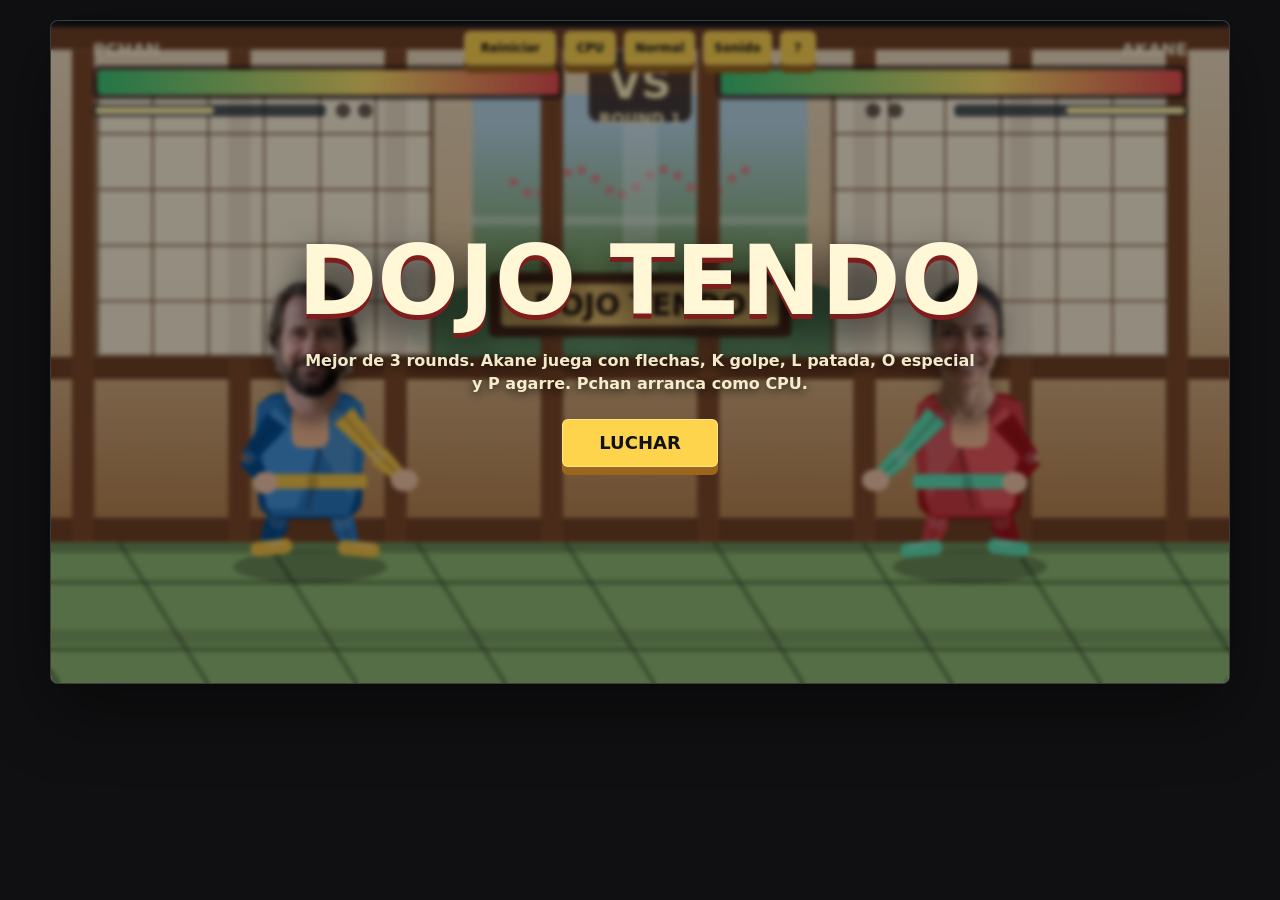
<file: index.html>
<!doctype html>
<html lang="es">
  <head>
    <meta charset="utf-8" />
    <meta name="viewport" content="width=device-width, initial-scale=1" />
    <title>Dojo Tendo</title>
    <link rel="stylesheet" href="styles.css?v=4" />
  </head>
  <body>
    <main class="game-shell">
      <canvas id="game" width="960" height="540" aria-label="Dojo Tendo"></canvas>
      <div class="topbar">
        <div class="fighter-label left">Pchan</div>
        <div class="topbar-actions">
          <button id="restart" type="button">Reiniciar</button>
          <button id="mode" type="button" aria-pressed="true">CPU</button>
          <button id="difficulty" type="button">Normal</button>
          <button id="sound" type="button" aria-pressed="true">Sonido</button>
          <button id="help" type="button">?</button>
        </div>
        <div class="fighter-label right">Akane</div>
      </div>
      <div id="overlay" class="overlay">
        <h1>Dojo Tendo</h1>
        <p id="overlay-copy" class="overlay-copy">
          Mejor de 3 rounds. Akane juega con flechas, K golpe, L patada, O especial y P agarre.
          Pchan arranca como CPU.
        </p>
        <button id="start" type="button">LUCHAR</button>
      </div>
    </main>
    <script src="game.js"></script>
  </body>
</html>
</file>
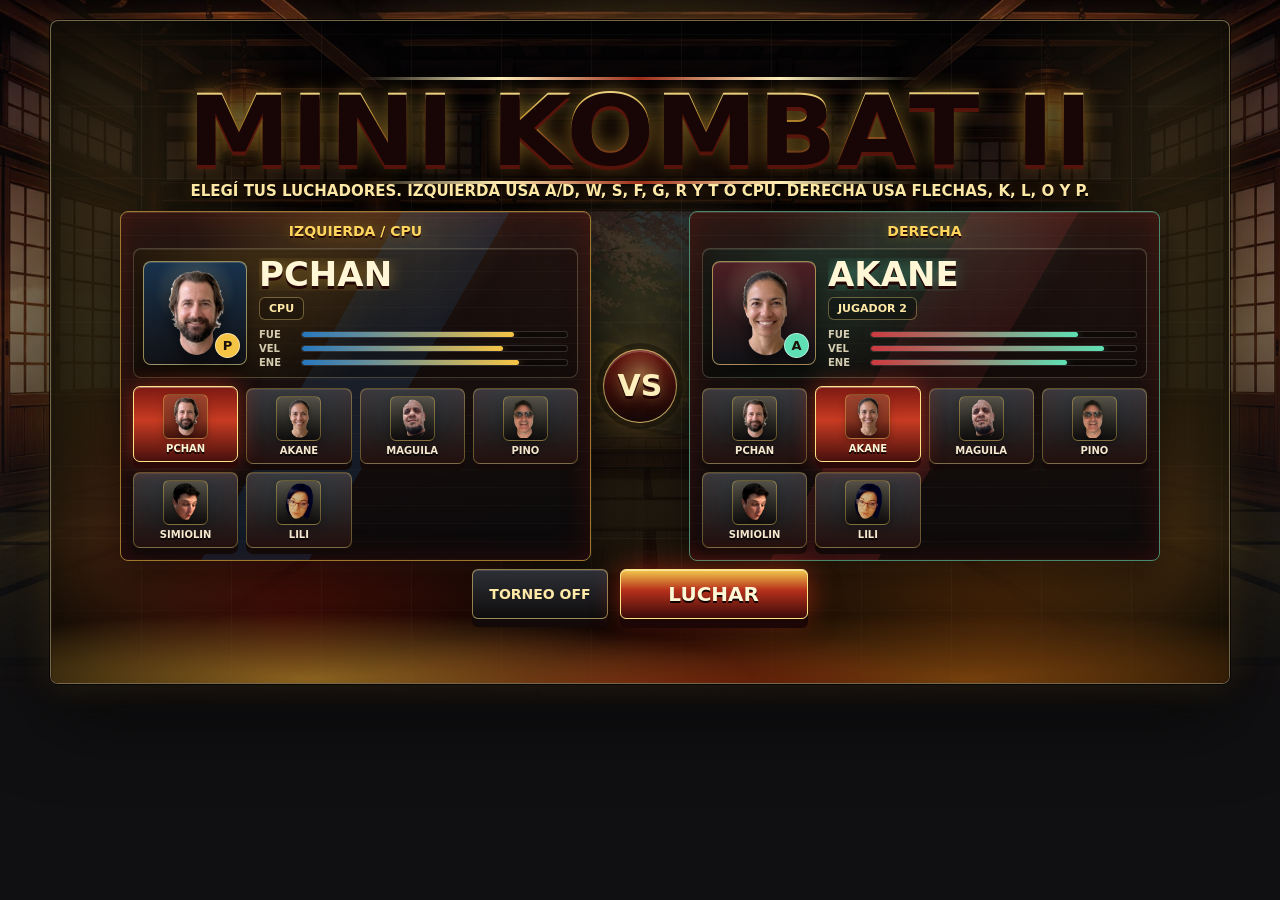
<file: mini-kombat-2/index.html>
<!doctype html>
<html lang="es">
  <head>
    <meta charset="utf-8" />
    <meta name="viewport" content="width=device-width, initial-scale=1" />
    <title>Mini Kombat II</title>
    <link rel="stylesheet" href="styles.css?v=21" />
  </head>
  <body>
    <main class="game-shell">
      <canvas id="game" width="960" height="540" aria-label="Mini Kombat II"></canvas>
      <div class="topbar">
        <div class="fighter-label left">Pchan</div>
        <div class="topbar-actions">
          <button id="restart" type="button">Reiniciar</button>
          <button id="mode" type="button" aria-pressed="true">CPU</button>
          <button id="tournament" type="button" aria-pressed="false">Torneo</button>
          <button id="fighter" type="button">Personajes</button>
          <button id="difficulty" type="button">Normal</button>
          <button id="sound" type="button" aria-pressed="true">Sonido</button>
          <button id="help" type="button">?</button>
        </div>
        <div class="fighter-label right">Akane</div>
      </div>
      <div id="overlay" class="overlay">
        <h1>Mini Kombat II</h1>
        <p id="overlay-copy" class="overlay-copy">
          Mejor de 3 rounds. Akane juega con flechas, K golpe, L patada, O especial y P agarre.
          Elegi los personajes y preparate para pelear.
        </p>
        <div id="fighter-select" class="fighter-select" aria-label="Seleccion de personajes"></div>
        <div class="overlay-actions">
          <button id="tournament-menu" type="button" aria-pressed="false">TORNEO OFF</button>
          <button id="start" type="button">LUCHAR</button>
        </div>
      </div>
    </main>
    <script src="game.js?v=21"></script>
  </body>
</html>
</file>
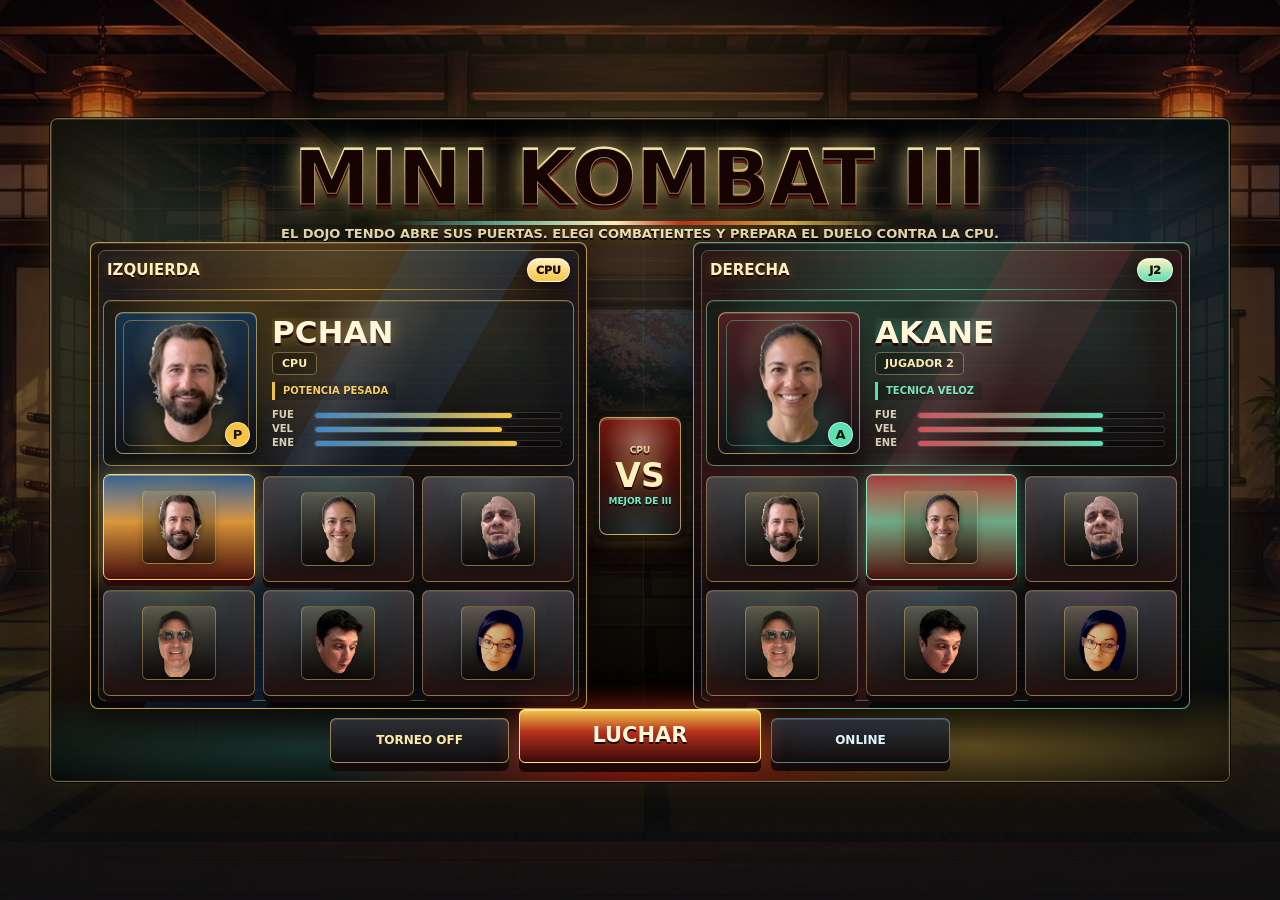
<file: mini-kombat-3/index.html>
<!doctype html>
<html lang="es">
  <head>
    <meta charset="utf-8" />
    <meta name="viewport" content="width=device-width, initial-scale=1, minimum-scale=1, maximum-scale=1, viewport-fit=cover, user-scalable=no" />
    <title>Mini Kombat III</title>
  <link rel="stylesheet" href="styles.css?v=89" />
  </head>
  <body>
    <main class="game-shell">
      <canvas id="game" width="960" height="540" aria-label="Mini Kombat III"></canvas>
      <div class="topbar">
        <div class="fighter-label left">Pchan</div>
        <div class="topbar-actions">
          <button id="restart" type="button">Reiniciar</button>
          <button id="mode" type="button" aria-pressed="true">CPU</button>
          <button id="tournament" type="button" aria-pressed="false">Torneo</button>
          <button id="online" type="button" aria-pressed="false">Online</button>
          <button id="fighter" type="button">Personajes</button>
          <button id="difficulty" type="button">Normal</button>
          <button id="sound" type="button" aria-pressed="true">Sonido</button>
          <button id="help" type="button">?</button>
        </div>
        <div class="fighter-label right">Akane</div>
      </div>
      <div id="overlay" class="overlay">
        <h1>Mini Kombat III</h1>
        <p id="overlay-copy" class="overlay-copy">
          Mejor de 3 rounds. En telefono usa joystick y tres botones: pina, patada y especial.
          Elegi los personajes y preparate para pelear.
        </p>
        <div id="fighter-select" class="fighter-select" aria-label="Seleccion de personajes"></div>
        <div class="overlay-actions">
          <button id="tournament-menu" type="button" aria-pressed="false">TORNEO OFF</button>
          <button id="online-menu" type="button" aria-pressed="false">ONLINE</button>
          <button id="start" type="button">LUCHAR</button>
        </div>
      </div>
      <button id="mobile-pause" class="mobile-pause" type="button" aria-label="Pausa">II</button>
      <div id="mobile-controls" class="mobile-controls" aria-label="Controles tactiles">
        <div id="mobile-stick" class="mobile-stick" aria-label="Joystick de movimiento" role="application">
          <div class="mobile-stick-base">
            <div id="mobile-stick-knob" class="mobile-stick-knob"></div>
          </div>
          <span>mover / saltar / bloquear</span>
        </div>
        <div class="mobile-actions" aria-label="Ataques">
          <button type="button" data-touch="punch" aria-label="Pina">PI</button>
          <button type="button" data-touch="kick" aria-label="Patada">PA</button>
          <button type="button" data-touch="special" aria-label="Especial">ES</button>
        </div>
      </div>
    </main>
  <script src="game.js?v=180"></script>
</body>
</html>
</file>
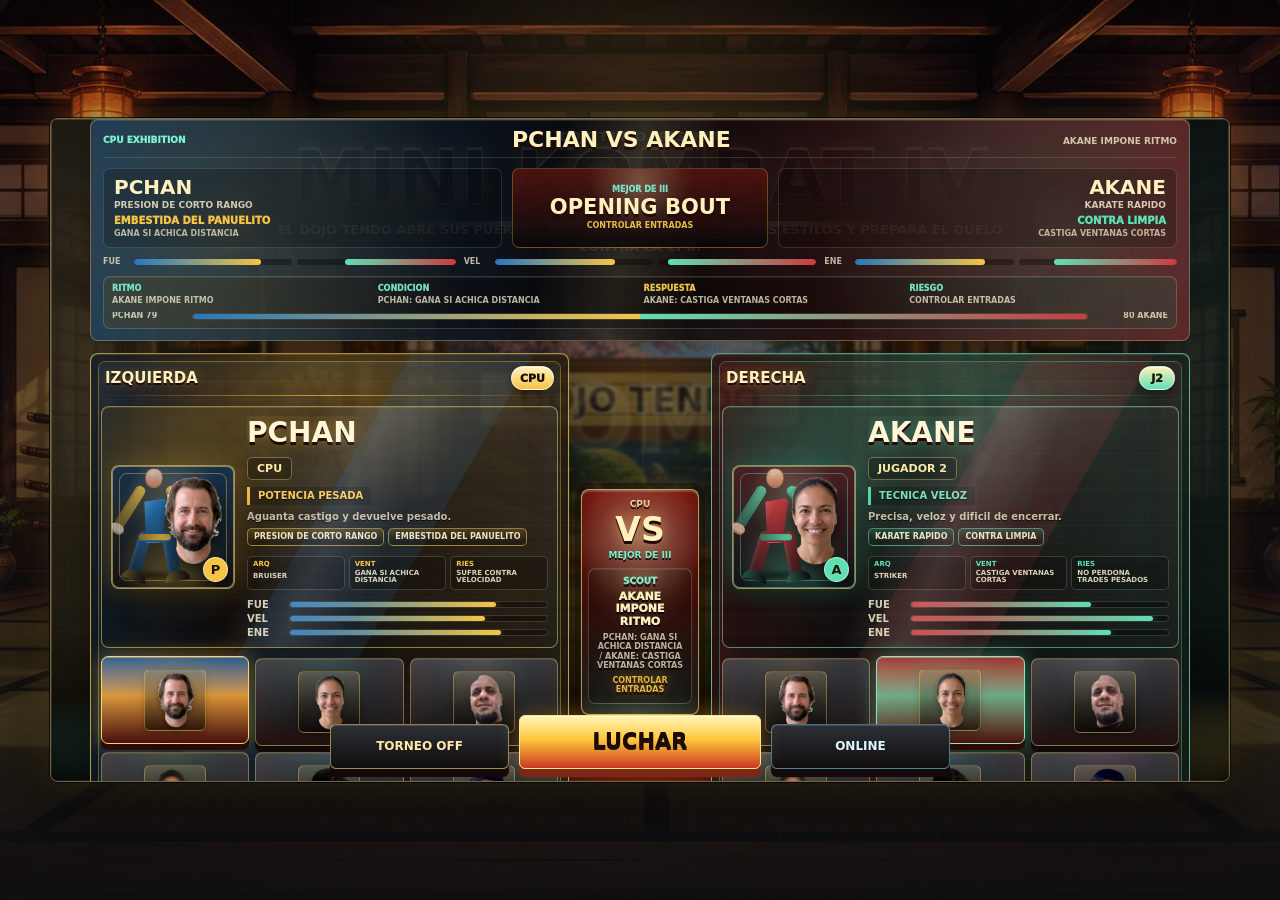
<file: mini-kombat-4/index.html>
<!doctype html>
<html lang="es">
  <head>
    <meta charset="utf-8" />
    <meta name="viewport" content="width=device-width, initial-scale=1, minimum-scale=1, maximum-scale=1, viewport-fit=cover, user-scalable=no" />
    <title>Mini Kombat IV</title>
    <link rel="stylesheet" href="styles.css?v=105" />
  </head>
  <body>
    <main class="game-shell">
      <canvas id="game" width="960" height="540" aria-label="Mini Kombat IV"></canvas>
      <div class="topbar">
        <div class="fighter-label left">Pchan</div>
        <div class="topbar-actions">
          <button id="restart" type="button">Reiniciar</button>
          <button id="mode" type="button" aria-pressed="true">CPU</button>
          <button id="tournament" type="button" aria-pressed="false">Torneo</button>
          <button id="online" type="button" aria-pressed="false">Online</button>
          <button id="fighter" type="button">Personajes</button>
          <button id="difficulty" type="button">Normal</button>
          <button id="sound" type="button" aria-pressed="true">Sonido</button>
          <button id="help" type="button">?</button>
        </div>
        <div class="fighter-label right">Akane</div>
      </div>
      <div id="overlay" class="overlay">
        <h1>Mini Kombat IV</h1>
        <p id="overlay-copy" class="overlay-copy">
          Mejor de 3 rounds. En telefono usa joystick y tres botones: pina, patada y especial.
          Elegi los personajes y preparate para pelear.
        </p>
        <div id="fighter-select" class="fighter-select" aria-label="Seleccion de personajes"></div>
        <div class="overlay-actions">
          <button id="tournament-menu" type="button" aria-pressed="false">TORNEO OFF</button>
          <button id="online-menu" type="button" aria-pressed="false">ONLINE</button>
          <button id="start" type="button">LUCHAR</button>
        </div>
      </div>
      <button id="mobile-pause" class="mobile-pause" type="button" aria-label="Pausa">II</button>
      <div id="mobile-controls" class="mobile-controls" aria-label="Controles tactiles">
        <div id="mobile-stick" class="mobile-stick" aria-label="Joystick de movimiento" role="application">
          <div class="mobile-stick-base">
            <div id="mobile-stick-knob" class="mobile-stick-knob"></div>
          </div>
          <span>mover / saltar / bloquear</span>
        </div>
        <div class="mobile-actions" aria-label="Ataques">
          <button type="button" data-touch="punch" aria-label="Pina">PI</button>
          <button type="button" data-touch="kick" aria-label="Patada">PA</button>
          <button type="button" data-touch="special" aria-label="Especial">ES</button>
        </div>
      </div>
    </main>
    <script src="game.js?v=292"></script>
  </body>
</html>
</file>
<file: styles.css>
:root {
  color-scheme: dark;
  font-family:
    Inter, ui-sans-serif, system-ui, -apple-system, BlinkMacSystemFont, "Segoe UI",
    sans-serif;
  background: #101012;
  color: #f8f5ef;
}

* {
  box-sizing: border-box;
}

html,
body {
  min-height: 100%;
  margin: 0;
}

body {
  display: grid;
  place-items: center;
  padding: 20px;
  overflow: hidden;
  background:
    linear-gradient(180deg, rgba(16, 16, 18, 0.1), rgba(16, 16, 18, 0.85)),
    #101012;
}

button {
  appearance: none;
  border: 1px solid rgba(255, 255, 255, 0.34);
  border-radius: 6px;
  color: #111216;
  background: #ffd44d;
  font: 800 14px/1 system-ui, sans-serif;
  letter-spacing: 0;
  min-height: 38px;
  padding: 0 16px;
  cursor: pointer;
  box-shadow: 0 8px 0 #9b651b;
}

button:active {
  transform: translateY(4px);
  box-shadow: 0 4px 0 #9b651b;
}

.game-shell {
  position: relative;
  width: min(100vw - 40px, 1180px);
  aspect-ratio: 16 / 9;
  min-height: 320px;
  max-height: calc(100vh - 40px);
  background: #111216;
  border: 1px solid rgba(255, 255, 255, 0.18);
  border-radius: 8px;
  overflow: hidden;
  box-shadow: 0 26px 70px rgba(0, 0, 0, 0.45);
}

canvas {
  display: block;
  width: 100%;
  height: 100%;
  image-rendering: auto;
}

.topbar {
  position: absolute;
  top: 10px;
  left: 14px;
  right: 14px;
  display: grid;
  grid-template-columns: 1fr;
  align-items: center;
  pointer-events: none;
  gap: 12px;
}

.fighter-label {
  display: none;
  color: rgba(255, 255, 255, 0.9);
  font-size: clamp(12px, 1.5vw, 15px);
  font-weight: 800;
  text-transform: uppercase;
  text-shadow: 0 2px 8px rgba(0, 0, 0, 0.75);
}

.fighter-label.right {
  text-align: right;
}

#restart {
  pointer-events: auto;
  min-width: 92px;
  min-height: 34px;
  padding-inline: 12px;
  font-size: 12px;
}

.topbar-actions {
  display: flex;
  gap: 8px;
  justify-content: center;
  pointer-events: auto;
}

#mode {
  min-width: 52px;
  min-height: 34px;
  padding-inline: 10px;
  font-size: 12px;
}

#mode[aria-pressed="false"] {
  background: #d8e7f3;
  box-shadow: 0 8px 0 #557083;
}

#difficulty,
#sound,
#help {
  min-width: 52px;
  min-height: 34px;
  padding-inline: 10px;
  font-size: 12px;
}

#sound[aria-pressed="false"] {
  background: #d8e7f3;
  box-shadow: 0 8px 0 #557083;
}

#help {
  min-width: 36px;
  padding-inline: 0;
}

.overlay {
  position: absolute;
  inset: 0;
  display: grid;
  place-items: center;
  align-content: center;
  gap: 24px;
  background: rgba(5, 6, 9, 0.42);
  backdrop-filter: blur(2px);
}

.overlay.hidden {
  display: none;
}

.overlay h1 {
  margin: 0;
  color: #fff7d6;
  font-size: clamp(36px, 8vw, 96px);
  line-height: 0.92;
  letter-spacing: 0;
  text-align: center;
  text-transform: uppercase;
  text-shadow:
    0 5px 0 #7f1d1d,
    0 16px 38px rgba(0, 0, 0, 0.82);
}

.overlay-copy {
  width: min(680px, calc(100% - 36px));
  margin: 0;
  color: rgba(255, 247, 214, 0.94);
  font-size: clamp(13px, 1.8vw, 16px);
  font-weight: 750;
  line-height: 1.45;
  text-align: center;
  text-shadow: 0 2px 10px rgba(0, 0, 0, 0.8);
}

#start {
  min-width: 156px;
  min-height: 48px;
  font-size: 18px;
}

@media (max-width: 720px) {
  body {
    padding: 10px;
  }

  .game-shell {
    width: calc(100vw - 20px);
    max-height: calc(100vh - 20px);
    min-height: 220px;
  }

  .topbar {
    top: 8px;
    left: 8px;
    right: 8px;
    grid-template-columns: 1fr;
  }

  .fighter-label {
    display: none;
  }

  .topbar-actions {
    justify-content: center;
  }

  #restart {
    min-width: 76px;
    min-height: 30px;
    font-size: 11px;
  }

  #mode {
    min-width: 46px;
    min-height: 30px;
    font-size: 11px;
  }

  #difficulty,
  #sound {
    min-width: 54px;
    min-height: 30px;
    font-size: 10px;
  }

  #help {
    min-width: 30px;
    min-height: 30px;
    font-size: 11px;
  }

  .topbar-actions {
    gap: 5px;
  }

  .overlay {
    gap: 14px;
  }

  .overlay-copy {
    font-size: 12px;
    line-height: 1.35;
  }
}
</file>
<file: mini-kombat-2/styles.css>
:root {
  color-scheme: dark;
  font-family:
    Inter, ui-sans-serif, system-ui, -apple-system, BlinkMacSystemFont, "Segoe UI",
    sans-serif;
  background: #101012;
  color: #f8f5ef;
}

* {
  box-sizing: border-box;
}

html,
body {
  min-height: 100%;
  margin: 0;
}

body {
  display: grid;
  place-items: center;
  padding: 20px;
  overflow: hidden;
  background:
    radial-gradient(circle at 50% 18%, rgba(255, 212, 95, 0.16), transparent 34%),
    linear-gradient(180deg, rgba(16, 16, 18, 0.18), rgba(16, 16, 18, 0.92)),
    url("assets/dojo-premium-bg.webp") center / cover,
    #101012;
}

button {
  appearance: none;
  border: 1px solid rgba(255, 255, 255, 0.34);
  border-radius: 6px;
  color: #111216;
  background: #ffd44d;
  font: 800 14px/1 system-ui, sans-serif;
  letter-spacing: 0;
  min-height: 38px;
  padding: 0 16px;
  cursor: pointer;
  box-shadow: 0 8px 0 #9b651b;
}

button:active {
  transform: translateY(4px);
  box-shadow: 0 4px 0 #9b651b;
}

.game-shell {
  position: relative;
  width: min(100vw - 40px, 1180px);
  aspect-ratio: 16 / 9;
  min-height: 320px;
  max-height: calc(100vh - 40px);
  background: #111216;
  border: 1px solid rgba(255, 222, 141, 0.42);
  border-radius: 8px;
  overflow: hidden;
  box-shadow:
    0 0 0 1px rgba(0, 0, 0, 0.72),
    0 0 38px rgba(255, 196, 72, 0.12),
    0 30px 80px rgba(0, 0, 0, 0.58);
}

.game-shell::before {
  content: "";
  position: absolute;
  inset: 0;
  pointer-events: none;
  z-index: 2;
  background:
    linear-gradient(90deg, rgba(255, 255, 255, 0.14), transparent 12%, transparent 88%, rgba(255, 255, 255, 0.08)),
    linear-gradient(180deg, rgba(255, 255, 255, 0.1), transparent 16%);
  mix-blend-mode: screen;
}

canvas {
  display: block;
  width: 100%;
  height: 100%;
  image-rendering: auto;
}

.topbar {
  position: absolute;
  top: 10px;
  left: 14px;
  right: 14px;
  display: grid;
  grid-template-columns: 1fr;
  align-items: center;
  pointer-events: none;
  gap: 12px;
  z-index: 3;
}

.fighter-label {
  display: none;
  color: rgba(255, 255, 255, 0.9);
  font-size: clamp(12px, 1.5vw, 15px);
  font-weight: 800;
  text-transform: uppercase;
  text-shadow: 0 2px 8px rgba(0, 0, 0, 0.75);
}

.fighter-label.right {
  text-align: right;
}

#restart {
  pointer-events: auto;
  min-width: 92px;
  min-height: 34px;
  padding-inline: 12px;
  font-size: 12px;
}

.topbar-actions {
  display: flex;
  flex-wrap: wrap;
  gap: 8px;
  justify-content: center;
  pointer-events: auto;
  filter: drop-shadow(0 8px 16px rgba(0, 0, 0, 0.44));
}

#mode {
  min-width: 52px;
  min-height: 34px;
  padding-inline: 10px;
  font-size: 12px;
}

#mode[aria-pressed="false"] {
  background: #d8e7f3;
  box-shadow: 0 8px 0 #557083;
}

#difficulty,
#fighter,
#tournament,
#sound,
#help {
  min-width: 52px;
  min-height: 34px;
  padding-inline: 10px;
  font-size: 12px;
}

#fighter {
  min-width: 106px;
  background: #9be7ff;
  box-shadow: 0 8px 0 #2b6f86;
}

#tournament[aria-pressed="true"] {
  color: #fff7d6;
  background: #c83b22;
  box-shadow: 0 8px 0 #64140f, 0 0 18px rgba(238, 59, 28, 0.32);
}

#sound[aria-pressed="false"] {
  background: #d8e7f3;
  box-shadow: 0 8px 0 #557083;
}

#help {
  min-width: 36px;
  padding-inline: 0;
}

.overlay {
  position: absolute;
  inset: 0;
  display: grid;
  place-items: center;
  align-content: center;
  gap: 18px;
  overflow-y: auto;
  padding: 16px;
  z-index: 4;
  background:
    radial-gradient(circle at 50% 38%, rgba(255, 204, 93, 0.16), transparent 28%),
    linear-gradient(180deg, rgba(5, 6, 9, 0.5), rgba(5, 6, 9, 0.72));
  backdrop-filter: blur(4px) saturate(1.08);
}

.overlay::before,
.overlay::after {
  content: "";
  position: absolute;
  pointer-events: none;
}

.overlay[data-screen="home"] {
  grid-template-rows: auto auto auto auto;
  gap: 14px;
  overflow: hidden;
  background:
    radial-gradient(circle at 50% 44%, rgba(255, 216, 97, 0.14), transparent 23%),
    radial-gradient(circle at 20% 92%, rgba(196, 31, 18, 0.44), transparent 27%),
    radial-gradient(circle at 80% 92%, rgba(255, 130, 25, 0.35), transparent 28%),
    linear-gradient(180deg, rgba(3, 4, 6, 0.64), rgba(8, 7, 6, 0.9) 46%, rgba(15, 7, 4, 0.94)),
    url("assets/dojo-premium-bg.webp") center / cover;
  backdrop-filter: blur(2px) saturate(1.18) contrast(1.12);
}

.overlay[data-screen="home"]::before {
  inset: 0;
  background:
    linear-gradient(90deg, rgba(255, 205, 82, 0.16), transparent 20%, transparent 80%, rgba(255, 205, 82, 0.16)),
    repeating-linear-gradient(90deg, rgba(255, 241, 189, 0.05) 0 1px, transparent 1px 90px),
    repeating-linear-gradient(0deg, rgba(255, 241, 189, 0.035) 0 1px, transparent 1px 72px);
  box-shadow: inset 0 0 120px rgba(0, 0, 0, 0.92);
}

.overlay[data-screen="home"]::after {
  left: 0;
  right: 0;
  bottom: -36px;
  height: 180px;
  background:
    radial-gradient(ellipse at 22% 78%, rgba(255, 190, 60, 0.56), transparent 34%),
    radial-gradient(ellipse at 50% 94%, rgba(214, 36, 18, 0.52), transparent 38%),
    radial-gradient(ellipse at 78% 78%, rgba(255, 140, 28, 0.46), transparent 34%),
    linear-gradient(0deg, rgba(0, 0, 0, 0.88), transparent);
  filter: blur(1px);
  opacity: 0.9;
}

.overlay.hidden {
  display: none;
}

.overlay h1 {
  position: relative;
  z-index: 1;
  margin: 0;
  color: #fff7d6;
  font-size: clamp(36px, 8vw, 96px);
  line-height: 0.92;
  letter-spacing: 0;
  text-align: center;
  text-transform: uppercase;
  text-shadow:
    0 5px 0 #7f1d1d,
    0 0 22px rgba(255, 212, 77, 0.35),
    0 16px 38px rgba(0, 0, 0, 0.82);
}

.overlay[data-screen="home"] h1 {
  padding: 4px 16px 2px;
  color: transparent;
  font-family: Impact, Haettenschweiler, "Arial Black", system-ui, sans-serif;
  font-size: clamp(46px, 8.2vw, 96px);
  line-height: 0.86;
  background:
    linear-gradient(180deg, #fff4b8 0%, #f2bc43 34%, #9e321e 62%, #4c100e 100%);
  -webkit-background-clip: text;
  background-clip: text;
  text-shadow:
    0 2px 0 #180606,
    0 6px 0 rgba(89, 18, 11, 0.92),
    0 0 18px rgba(255, 198, 64, 0.44),
    0 22px 42px rgba(0, 0, 0, 0.92);
  transform: scaleX(1.08);
}

.overlay[data-screen="home"] h1::before,
.overlay[data-screen="home"] h1::after {
  content: "";
  position: absolute;
  left: 50%;
  width: min(520px, 82vw);
  height: 3px;
  transform: translateX(-50%);
  background: linear-gradient(90deg, transparent, #fff1bd, #9d2d1a, #fff1bd, transparent);
}

.overlay[data-screen="home"] h1::before {
  top: -8px;
}

.overlay[data-screen="home"] h1::after {
  bottom: -10px;
}

.overlay-copy {
  position: relative;
  z-index: 1;
  width: min(680px, calc(100% - 36px));
  margin: 0;
  color: rgba(255, 247, 214, 0.94);
  font-size: clamp(13px, 1.8vw, 16px);
  font-weight: 750;
  line-height: 1.45;
  text-align: center;
  text-shadow: 0 2px 10px rgba(0, 0, 0, 0.8);
}

.overlay[data-screen="home"] .overlay-copy {
  width: min(760px, calc(100% - 36px));
  color: #ffe9a6;
  font-size: clamp(12px, 1.55vw, 15px);
  letter-spacing: 0;
  text-transform: uppercase;
  text-shadow:
    0 2px 0 rgba(0, 0, 0, 0.95),
    0 0 14px rgba(255, 190, 61, 0.24);
}

.fighter-select {
  position: relative;
  z-index: 1;
  display: grid;
  grid-template-columns: repeat(2, minmax(230px, 1fr));
  gap: 16px;
  width: min(820px, calc(100% - 36px));
}

.fighter-select.hidden {
  display: none;
}

.fighter-select-column {
  display: grid;
  gap: 10px;
  min-width: 0;
  padding: 12px;
  background: rgba(15, 17, 18, 0.56);
  border: 1px solid rgba(255, 241, 189, 0.24);
  border-radius: 8px;
  box-shadow: inset 0 1px 0 rgba(255,255,255,0.08), 0 14px 30px rgba(0,0,0,0.3);
}

.overlay[data-screen="home"] .fighter-select {
  width: min(860px, calc(100% - 28px));
}

.overlay[data-screen="home"] .fighter-select-column {
  padding: 13px;
  background:
    linear-gradient(180deg, rgba(42, 23, 16, 0.88), rgba(10, 10, 12, 0.92)),
    repeating-linear-gradient(135deg, rgba(255, 241, 189, 0.035) 0 2px, transparent 2px 9px);
  border: 1px solid rgba(255, 209, 92, 0.5);
  box-shadow:
    inset 0 1px 0 rgba(255,255,255,0.12),
    inset 0 0 28px rgba(132, 23, 14, 0.3),
    0 18px 36px rgba(0,0,0,0.5);
}

.fighter-select-column h2 {
  margin: 0;
  color: #fff1bd;
  font: 900 13px/1 system-ui, sans-serif;
  letter-spacing: 0;
  text-align: center;
  text-transform: uppercase;
  text-shadow: 0 2px 8px rgba(0, 0, 0, 0.75);
}

.overlay[data-screen="home"] .fighter-select-column h2 {
  color: #ffd65d;
  font: 900 14px/1 Impact, Haettenschweiler, "Arial Black", system-ui, sans-serif;
  text-shadow:
    0 2px 0 #250806,
    0 0 12px rgba(255, 197, 58, 0.32);
}

.fighter-choice-grid {
  display: grid;
  grid-template-columns: repeat(2, minmax(0, 1fr));
  gap: 8px;
}

.fighter-choice {
  display: grid;
  grid-template-columns: 50px minmax(0, 1fr);
  align-items: center;
  gap: 8px;
  min-width: 0;
  min-height: 66px;
  padding: 7px 11px 7px 7px;
  color: #fff7d6;
  background:
    linear-gradient(180deg, rgba(45, 48, 53, 0.92), rgba(18, 20, 22, 0.92));
  border-color: rgba(255, 255, 255, 0.22);
  box-shadow: 0 6px 0 rgba(0, 0, 0, 0.48), inset 0 1px 0 rgba(255,255,255,0.08);
  transition: filter 120ms ease, transform 120ms ease;
}

.overlay[data-screen="home"] .fighter-choice {
  color: #f7ead0;
  background:
    linear-gradient(180deg, rgba(58, 61, 66, 0.95), rgba(18, 16, 15, 0.98)),
    radial-gradient(circle at 20% 0%, rgba(255, 214, 93, 0.14), transparent 48%);
  border-color: rgba(255, 207, 92, 0.34);
  box-shadow:
    0 6px 0 #130908,
    inset 0 1px 0 rgba(255,255,255,0.09),
    inset 0 -16px 28px rgba(122, 23, 14, 0.18);
}

.fighter-choice:hover {
  filter: brightness(1.12);
}

.fighter-choice:active {
  transform: translateY(3px);
  box-shadow: 0 3px 0 rgba(0, 0, 0, 0.42);
}

.fighter-choice[aria-pressed="true"] {
  color: #1d1711;
  background:
    linear-gradient(180deg, #fff1bd, #ffd44d 62%, #e49c29);
  border-color: #fff1bd;
  box-shadow:
    0 6px 0 #9b651b,
    0 0 20px rgba(255, 212, 77, 0.35),
    inset 0 1px 0 rgba(255,255,255,0.65);
}

.overlay[data-screen="home"] .fighter-choice[aria-pressed="true"] {
  color: #fff7d6;
  background:
    linear-gradient(180deg, #7d1912, #c83b22 45%, #48100d),
    radial-gradient(circle at 24% 18%, rgba(255, 234, 139, 0.36), transparent 42%);
  border-color: #ffe483;
  box-shadow:
    0 6px 0 #2a0908,
    0 0 22px rgba(236, 56, 26, 0.52),
    inset 0 1px 0 rgba(255,255,255,0.34);
}

.fighter-choice:disabled {
  cursor: not-allowed;
  opacity: 0.42;
}

.fighter-choice img {
  width: 50px;
  height: 50px;
  object-fit: contain;
  filter: drop-shadow(0 3px 3px rgba(0, 0, 0, 0.55));
}

.overlay[data-screen="home"] .fighter-choice img {
  padding: 2px;
  background:
    linear-gradient(180deg, rgba(255, 232, 164, 0.18), rgba(0, 0, 0, 0.42));
  border: 1px solid rgba(255, 214, 93, 0.34);
  border-radius: 6px;
}

.fighter-choice span {
  min-width: 0;
  overflow: hidden;
  font-size: 12px;
  text-align: left;
  text-overflow: ellipsis;
  white-space: nowrap;
}

.overlay[data-screen="home"] .fighter-choice span {
  font-weight: 900;
  text-transform: uppercase;
  text-shadow: 0 2px 0 rgba(0, 0, 0, 0.82);
}

#start {
  position: relative;
  z-index: 1;
  min-width: 156px;
  min-height: 48px;
  font-size: 18px;
  box-shadow:
    0 8px 0 #9b651b,
    0 0 24px rgba(255, 212, 77, 0.28);
}

.overlay[data-screen="home"] #start {
  min-width: 188px;
  min-height: 50px;
  color: #fff7d6;
  background:
    linear-gradient(180deg, #f2c94c 0%, #b7301b 42%, #3b0b09 100%);
  border-color: #ffe483;
  font: 900 20px/1 Impact, Haettenschweiler, "Arial Black", system-ui, sans-serif;
  text-shadow: 0 2px 0 rgba(0, 0, 0, 0.88);
  box-shadow:
    0 9px 0 #1d0706,
    0 0 28px rgba(238, 59, 28, 0.52),
    inset 0 1px 0 rgba(255,255,255,0.5);
}

.overlay-actions {
  position: relative;
  z-index: 1;
  display: flex;
  flex-wrap: wrap;
  justify-content: center;
  gap: 12px;
}

#tournament-menu {
  min-width: 128px;
  min-height: 50px;
  color: #ffe9a6;
  background:
    linear-gradient(180deg, rgba(46, 49, 56, 0.98), rgba(16, 13, 13, 0.98));
  border-color: rgba(255, 228, 131, 0.52);
  font: 900 14px/1 system-ui, sans-serif;
  box-shadow:
    0 8px 0 #130908,
    inset 0 1px 0 rgba(255,255,255,0.14);
}

#tournament-menu[aria-pressed="true"] {
  color: #fff7d6;
  background:
    linear-gradient(180deg, #f0c84d 0%, #c83b22 48%, #46100c 100%);
  border-color: #ffe483;
  box-shadow:
    0 8px 0 #1d0706,
    0 0 24px rgba(238, 59, 28, 0.42),
    inset 0 1px 0 rgba(255,255,255,0.44);
}

.overlay:not([data-screen="home"]) #tournament-menu {
  display: none;
}

.overlay[data-screen="home"] {
  gap: 8px;
}

.overlay[data-screen="home"] .overlay-copy {
  width: min(920px, calc(100% - 36px));
}

.overlay[data-screen="home"] .fighter-select {
  grid-template-columns: minmax(280px, 1fr) 74px minmax(280px, 1fr);
  align-items: stretch;
  width: min(1040px, calc(100% - 24px));
  gap: 12px;
}

.fighter-select-versus {
  align-self: center;
  display: grid;
  place-items: center;
  width: 74px;
  height: 74px;
  color: #fff1bd;
  border: 1px solid rgba(255, 228, 131, 0.72);
  border-radius: 50%;
  background:
    radial-gradient(circle at 50% 32%, rgba(255, 239, 164, 0.28), transparent 40%),
    linear-gradient(180deg, rgba(109, 24, 17, 0.96), rgba(20, 7, 6, 0.98));
  box-shadow:
    0 0 0 6px rgba(0, 0, 0, 0.34),
    0 0 28px rgba(255, 193, 62, 0.28),
    inset 0 2px 0 rgba(255,255,255,0.2);
  font: 900 30px/1 Impact, Haettenschweiler, "Arial Black", system-ui, sans-serif;
  text-shadow: 0 3px 0 #260706, 0 0 14px rgba(255, 216, 97, 0.5);
}

.overlay[data-screen="home"] .fighter-select-column {
  position: relative;
  overflow: hidden;
  grid-template-rows: auto minmax(128px, auto) auto;
  min-height: 260px;
  padding: 12px;
  border-color: color-mix(in srgb, var(--fighter-trim) 58%, #2a100b);
  background:
    radial-gradient(circle at 50% -8%, color-mix(in srgb, var(--fighter-trim) 24%, transparent), transparent 38%),
    linear-gradient(180deg, rgba(40, 22, 18, 0.9), rgba(8, 8, 10, 0.95));
}

.overlay[data-screen="home"] .fighter-select-column::before {
  content: "";
  position: absolute;
  inset: 0;
  pointer-events: none;
  background:
    linear-gradient(120deg, transparent 0 42%, color-mix(in srgb, var(--fighter-color) 20%, transparent) 42% 58%, transparent 58%),
    repeating-linear-gradient(0deg, rgba(255, 241, 189, 0.035) 0 1px, transparent 1px 18px);
  opacity: 0.78;
}

.fighter-select-column[data-side="left"] {
  transform-origin: right center;
}

.fighter-select-column[data-side="right"] {
  transform-origin: left center;
}

.overlay[data-screen="home"] .fighter-select-column h2,
.fighter-showcase,
.fighter-choice-grid {
  position: relative;
  z-index: 1;
}

.fighter-showcase {
  display: grid;
  grid-template-columns: 104px minmax(0, 1fr);
  gap: 12px;
  align-items: center;
  min-height: 124px;
  padding: 9px;
  border: 1px solid rgba(255, 241, 189, 0.2);
  border-radius: 8px;
  background:
    linear-gradient(90deg, rgba(0, 0, 0, 0.34), rgba(0, 0, 0, 0.12)),
    radial-gradient(circle at 20% 24%, color-mix(in srgb, var(--fighter-trim) 22%, transparent), transparent 44%);
  box-shadow:
    inset 0 1px 0 rgba(255,255,255,0.1),
    inset 0 -18px 32px rgba(0,0,0,0.18);
}

.fighter-showcase-portrait {
  position: relative;
  display: grid;
  place-items: center;
  width: 104px;
  height: 104px;
  border: 1px solid rgba(255, 228, 131, 0.56);
  border-radius: 8px;
  background:
    radial-gradient(circle at 50% 28%, rgba(255, 241, 189, 0.26), transparent 45%),
    linear-gradient(180deg, color-mix(in srgb, var(--fighter-color) 32%, #111216), #111216);
  box-shadow:
    0 10px 18px rgba(0,0,0,0.42),
    inset 0 1px 0 rgba(255,255,255,0.16);
}

.fighter-showcase-portrait img {
  width: 86px;
  height: 86px;
  object-fit: contain;
  filter: drop-shadow(0 8px 8px rgba(0, 0, 0, 0.62));
}

.fighter-showcase-mark {
  position: absolute;
  right: 6px;
  bottom: 6px;
  display: grid;
  place-items: center;
  width: 25px;
  height: 25px;
  color: #1c1208;
  border: 1px solid rgba(255,255,255,0.54);
  border-radius: 50%;
  background: var(--fighter-trim);
  font: 900 13px/1 system-ui, sans-serif;
  box-shadow: 0 4px 10px rgba(0,0,0,0.42);
}

.fighter-showcase-info {
  min-width: 0;
}

.fighter-showcase-info strong {
  display: block;
  overflow: hidden;
  color: #fff7d6;
  font: 900 clamp(22px, 3vw, 34px)/0.96 Impact, Haettenschweiler, "Arial Black", system-ui, sans-serif;
  text-overflow: ellipsis;
  text-transform: uppercase;
  text-shadow:
    0 3px 0 #250806,
    0 0 16px color-mix(in srgb, var(--fighter-trim) 44%, transparent);
  white-space: nowrap;
}

.fighter-showcase-info > span {
  display: inline-grid;
  margin-top: 6px;
  padding: 5px 9px;
  color: #ffe9a6;
  border: 1px solid rgba(255, 228, 131, 0.36);
  border-radius: 6px;
  background: rgba(0, 0, 0, 0.26);
  font: 900 11px/1 system-ui, sans-serif;
  text-transform: uppercase;
}

.fighter-showcase-stats {
  display: grid;
  gap: 4px;
  margin-top: 10px;
}

.fighter-showcase-stat {
  display: grid;
  grid-template-columns: 34px minmax(0, 1fr);
  gap: 8px;
  align-items: center;
}

.fighter-showcase-stat span {
  color: rgba(255, 247, 214, 0.82);
  font: 900 10px/1 system-ui, sans-serif;
}

.fighter-showcase-stat i {
  display: block;
  height: 7px;
  overflow: hidden;
  border: 1px solid rgba(255,255,255,0.15);
  border-radius: 999px;
  background: rgba(0,0,0,0.36);
}

.fighter-showcase-stat i::before {
  content: "";
  display: block;
  width: var(--stat);
  height: 100%;
  border-radius: inherit;
  background: linear-gradient(90deg, var(--fighter-color), var(--fighter-trim));
  box-shadow: 0 0 10px color-mix(in srgb, var(--fighter-trim) 45%, transparent);
}

.overlay[data-screen="home"] .fighter-choice-grid {
  grid-template-columns: repeat(4, minmax(0, 1fr));
}

.overlay[data-screen="home"] .fighter-choice {
  grid-template-columns: 1fr;
  justify-items: center;
  gap: 5px;
  min-height: 76px;
  padding: 7px 5px;
  border-radius: 7px;
}

.overlay[data-screen="home"] .fighter-choice img {
  width: 45px;
  height: 45px;
}

.overlay[data-screen="home"] .fighter-choice span {
  max-width: 100%;
  font-size: 10px;
  text-align: center;
}

.overlay[data-screen="home"] .fighter-choice[aria-pressed="true"] {
  transform: translateY(-2px);
}

.overlay[data-screen="versus"] {
  overflow: hidden;
  background:
    radial-gradient(circle at 50% 38%, rgba(255, 215, 94, 0.22), transparent 28%),
    linear-gradient(90deg, rgba(47, 10, 9, 0.86), rgba(4, 5, 7, 0.78) 48%, rgba(8, 39, 42, 0.78)),
    url("assets/dojo-premium-bg.webp") center / cover;
}

.overlay[data-screen="versus"] h1 {
  max-width: min(960px, 92vw);
  font-family: Impact, Haettenschweiler, "Arial Black", system-ui, sans-serif;
  font-size: clamp(40px, 7vw, 82px);
}

.versus-panel {
  display: grid;
  grid-template-columns: minmax(220px, 1fr) 110px minmax(220px, 1fr);
  align-items: center;
  width: min(930px, calc(100% - 40px));
  gap: 16px;
}

.versus-card {
  display: grid;
  justify-items: center;
  min-height: 230px;
  padding: 20px 16px 18px;
  border: 1px solid color-mix(in srgb, var(--fighter-trim) 58%, #fff1bd);
  border-radius: 8px;
  background:
    radial-gradient(circle at 50% 16%, color-mix(in srgb, var(--fighter-trim) 24%, transparent), transparent 38%),
    linear-gradient(180deg, color-mix(in srgb, var(--fighter-color) 36%, rgba(12, 12, 14, 0.94)), rgba(8, 8, 10, 0.96));
  box-shadow:
    inset 0 1px 0 rgba(255,255,255,0.14),
    0 22px 38px rgba(0,0,0,0.44);
}

.versus-card img {
  width: 132px;
  height: 132px;
  object-fit: contain;
  filter: drop-shadow(0 12px 12px rgba(0,0,0,0.68));
}

.versus-card strong {
  margin-top: 12px;
  color: #fff7d6;
  font: 900 clamp(26px, 4vw, 46px)/0.9 Impact, Haettenschweiler, "Arial Black", system-ui, sans-serif;
  text-transform: uppercase;
  text-shadow: 0 3px 0 #250806, 0 0 18px color-mix(in srgb, var(--fighter-trim) 48%, transparent);
}

.versus-card span {
  margin-top: 8px;
  color: #ffe9a6;
  font: 900 12px/1 system-ui, sans-serif;
  text-transform: uppercase;
}

.versus-panel-center {
  display: grid;
  justify-items: center;
  gap: 10px;
  color: #fff1bd;
  text-align: center;
}

.versus-panel-center span {
  padding: 6px 10px;
  border: 1px solid rgba(255, 228, 131, 0.4);
  border-radius: 6px;
  background: rgba(0,0,0,0.36);
  font: 900 12px/1 system-ui, sans-serif;
}

.versus-panel-center strong {
  display: grid;
  place-items: center;
  width: 92px;
  height: 92px;
  border: 1px solid rgba(255, 228, 131, 0.72);
  border-radius: 50%;
  background:
    radial-gradient(circle at 50% 32%, rgba(255, 239, 164, 0.32), transparent 42%),
    linear-gradient(180deg, rgba(139, 27, 18, 0.98), rgba(22, 7, 6, 0.98));
  box-shadow: 0 0 34px rgba(255, 193, 62, 0.34);
  font: 900 38px/1 Impact, Haettenschweiler, "Arial Black", system-ui, sans-serif;
  text-shadow: 0 3px 0 #260706;
}

.overlay[data-screen="winner"] {
  align-content: start;
  gap: 6px;
  overflow: hidden;
  padding: clamp(104px, 15vh, 128px) 16px 16px;
  background: transparent;
  backdrop-filter: none;
}

.overlay[data-screen="winner"] h1 {
  width: min(460px, calc(100% - 32px));
  padding: 8px 16px 9px;
  color: #fff2c2;
  border: 1px solid rgba(255, 226, 132, 0.62);
  border-radius: 8px;
  background:
    linear-gradient(180deg, rgba(42, 14, 12, 0.86), rgba(13, 10, 10, 0.88)),
    radial-gradient(circle at 50% 0%, rgba(255, 226, 132, 0.2), transparent 62%);
  box-shadow:
    0 12px 24px rgba(0,0,0,0.28),
    inset 0 1px 0 rgba(255,255,255,0.14);
  font: 850 clamp(18px, 2.7vw, 30px)/1.05 system-ui, sans-serif;
  text-transform: none;
  text-shadow:
    0 1px 0 rgba(41, 9, 7, 0.86),
    0 0 10px rgba(255, 209, 92, 0.2);
}

.overlay[data-screen="winner"] .overlay-copy {
  width: min(420px, calc(100% - 32px));
  padding: 7px 12px;
  color: rgba(255, 247, 214, 0.9);
  border: 1px solid rgba(255, 226, 132, 0.28);
  border-radius: 8px;
  background: rgba(8, 8, 10, 0.34);
  font-size: clamp(11px, 1.35vw, 13px);
  line-height: 1.3;
}

.overlay[data-screen="winner"] .overlay-actions {
  margin-top: 0;
}

.overlay[data-screen="winner"] #start {
  min-width: 154px;
  min-height: 38px;
  font-size: 13px;
  box-shadow:
    0 6px 0 #9b651b,
    0 0 16px rgba(255, 212, 77, 0.2);
}

@media (max-width: 720px) {
  body {
    padding: 10px;
  }

  .game-shell {
    width: calc(100vw - 20px);
    max-height: calc(100vh - 20px);
    min-height: 220px;
  }

  .topbar {
    top: 8px;
    left: 8px;
    right: 8px;
    grid-template-columns: 1fr;
  }

  .fighter-label {
    display: none;
  }

  .topbar-actions {
    justify-content: center;
  }

  #restart {
    min-width: 76px;
    min-height: 30px;
    font-size: 11px;
  }

  #mode {
    min-width: 46px;
    min-height: 30px;
    font-size: 11px;
  }

  #fighter,
  #tournament,
  #difficulty,
  #sound {
    min-width: 54px;
    min-height: 30px;
    font-size: 10px;
  }

  #fighter {
    min-width: 86px;
    padding-inline: 8px;
  }

  #help {
    min-width: 30px;
    min-height: 30px;
    font-size: 11px;
  }

  .topbar-actions {
    gap: 5px;
  }

  .overlay {
    align-content: start;
    gap: 10px;
    padding: 10px;
  }

  .overlay[data-screen="home"] {
    overflow-y: auto;
  }

  .overlay h1 {
    font-size: clamp(28px, 6vw, 48px);
  }

  .overlay[data-screen="home"] h1 {
    font-size: clamp(34px, 9vw, 56px);
    transform: scaleX(1.02);
  }

  .overlay[data-screen="home"] .overlay-copy {
    font-size: 10px;
  }

  .overlay[data-screen="home"] .fighter-select,
  .fighter-select {
    grid-template-columns: 1fr;
    gap: 10px;
    width: min(520px, calc(100% - 24px));
  }

  .fighter-select-versus {
    width: 46px;
    height: 32px;
    justify-self: center;
    border-radius: 6px;
    font-size: 18px;
  }

  .overlay[data-screen="home"] .fighter-select-column {
    min-height: 0;
    padding: 9px;
  }

  .fighter-showcase {
    grid-template-columns: 66px minmax(0, 1fr);
    min-height: 82px;
    gap: 8px;
    padding: 7px;
  }

  .fighter-showcase-portrait {
    width: 66px;
    height: 66px;
  }

  .fighter-showcase-portrait img {
    width: 54px;
    height: 54px;
  }

  .fighter-showcase-mark {
    width: 19px;
    height: 19px;
    font-size: 10px;
  }

  .fighter-showcase-info strong {
    font-size: clamp(18px, 6vw, 25px);
  }

  .fighter-showcase-info > span {
    margin-top: 4px;
    padding: 4px 7px;
    font-size: 9px;
  }

  .fighter-showcase-stats {
    gap: 3px;
    margin-top: 7px;
  }

  .fighter-showcase-stat {
    grid-template-columns: 28px minmax(0, 1fr);
    gap: 5px;
  }

  .fighter-showcase-stat span {
    font-size: 8px;
  }

  .fighter-showcase-stat i {
    height: 5px;
  }

  .fighter-choice-grid {
    grid-template-columns: repeat(4, minmax(0, 1fr));
    gap: 6px;
  }

  .fighter-choice {
    grid-template-columns: 1fr;
    justify-items: center;
    gap: 3px;
    min-height: 58px;
    padding: 5px;
  }

  .overlay[data-screen="home"] .fighter-choice {
    min-height: 62px;
  }

  .overlay[data-screen="home"] .fighter-choice img,
  .fighter-choice img {
    width: 30px;
    height: 30px;
  }

  .overlay[data-screen="home"] .fighter-choice span,
  .fighter-choice span {
    max-width: 100%;
    font-size: 9px;
    text-align: center;
  }

  .overlay[data-screen="home"] #start {
    min-width: 144px;
    min-height: 42px;
    font-size: 15px;
  }

  .versus-panel {
    grid-template-columns: 1fr;
    width: min(520px, calc(100% - 24px));
    gap: 9px;
  }

  .versus-card {
    grid-template-columns: 66px minmax(0, 1fr);
    justify-items: start;
    align-items: center;
    min-height: 86px;
    padding: 9px;
  }

  .versus-card img {
    width: 62px;
    height: 62px;
  }

  .versus-card strong {
    margin-top: 0;
    font-size: clamp(22px, 8vw, 30px);
  }

  .versus-card span {
    margin-top: 4px;
  }

  .versus-panel-center {
    gap: 5px;
  }

  .versus-panel-center strong {
    width: 56px;
    height: 38px;
    border-radius: 8px;
    font-size: 22px;
  }

  .overlay-copy {
    font-size: 12px;
    line-height: 1.35;
  }
}
</file>
<file: mini-kombat-3/styles.css>
:root {
  color-scheme: dark;
  font-family:
    Inter, ui-sans-serif, system-ui, -apple-system, BlinkMacSystemFont, "Segoe UI",
    sans-serif;
  background: #101012;
  color: #f8f5ef;
}

* {
  box-sizing: border-box;
}

html,
body {
  width: 100%;
  height: 100%;
  min-height: 100%;
  margin: 0;
  overflow: hidden;
  overscroll-behavior: none;
  touch-action: none;
  -webkit-text-size-adjust: 100%;
  -webkit-user-select: none;
  user-select: none;
}

body {
  display: grid;
  place-items: center;
  padding: 20px;
  overflow: hidden;
  background:
    radial-gradient(circle at 50% 18%, rgba(255, 212, 95, 0.16), transparent 34%),
    linear-gradient(180deg, rgba(16, 16, 18, 0.18), rgba(16, 16, 18, 0.92)),
    url("assets/dojo-premium-bg.webp") center / cover,
    #101012;
}

button {
  appearance: none;
  border: 1px solid rgba(255, 255, 255, 0.34);
  border-radius: 6px;
  color: #111216;
  background: #ffd44d;
  font: 800 14px/1 system-ui, sans-serif;
  letter-spacing: 0;
  min-height: 38px;
  padding: 0 16px;
  cursor: pointer;
  box-shadow: 0 8px 0 #9b651b;
  -webkit-tap-highlight-color: transparent;
  -webkit-touch-callout: none;
  touch-action: manipulation;
}

button:active {
  transform: translateY(4px);
  box-shadow: 0 4px 0 #9b651b;
}

.game-shell {
  position: relative;
  width: min(100vw - 40px, 1180px);
  aspect-ratio: 16 / 9;
  min-height: 320px;
  max-height: calc(100vh - 40px);
  background: #111216;
  border: 1px solid rgba(255, 222, 141, 0.42);
  border-radius: 8px;
  overflow: hidden;
  box-shadow:
    0 0 0 1px rgba(0, 0, 0, 0.72),
    0 0 38px rgba(255, 196, 72, 0.12),
    0 30px 80px rgba(0, 0, 0, 0.58);
}

.game-shell::before {
  content: "";
  position: absolute;
  inset: 0;
  pointer-events: none;
  z-index: 2;
  background:
    linear-gradient(90deg, rgba(255, 255, 255, 0.14), transparent 12%, transparent 88%, rgba(255, 255, 255, 0.08)),
    linear-gradient(180deg, rgba(255, 255, 255, 0.1), transparent 16%);
  mix-blend-mode: screen;
}

canvas {
  display: block;
  width: 100%;
  height: 100%;
  image-rendering: auto;
}

.mobile-controls {
  position: absolute;
  inset: auto 16px 16px;
  z-index: 5;
  display: none;
  grid-template-columns: minmax(150px, 210px) max-content;
  justify-content: space-between;
  align-items: end;
  gap: 18px;
  opacity: 0.96;
  pointer-events: none;
  transition: opacity 140ms ease, transform 140ms ease;
}

.game-shell.is-fighting .mobile-controls {
  opacity: 0.84;
}

.mobile-pause {
  position: absolute;
  top: 18px;
  left: calc(50% + 64px);
  bottom: auto;
  z-index: 6;
  display: none;
  place-items: center;
  width: 46px;
  height: 46px;
  min-width: 46px;
  min-height: 46px;
  padding: 0;
  border-color: rgba(255, 241, 189, 0.58);
  border-radius: 50%;
  color: rgba(255, 248, 217, 0.94);
  background:
    radial-gradient(circle at 34% 24%, rgba(255, 246, 186, 0.22), transparent 28%),
    linear-gradient(180deg, rgba(42, 45, 54, 0.72), rgba(8, 8, 10, 0.84));
  box-shadow:
    0 5px 0 rgba(38, 24, 18, 0.78),
    0 0 12px rgba(255, 198, 64, 0.13),
    inset 0 1px 0 rgba(255,255,255,0.2);
  font-size: 15px;
  line-height: 1;
  text-shadow: 0 2px 0 rgba(0,0,0,0.72);
  touch-action: none;
}

.mobile-pause.is-tapped {
  filter: brightness(1.22);
  transform: translateY(4px) scale(0.96);
  box-shadow:
    0 2px 0 rgba(38, 24, 18, 0.9),
    0 0 18px rgba(255, 212, 77, 0.3),
    inset 0 1px 0 rgba(255,255,255,0.24);
}

.mobile-stick,
.mobile-actions {
  display: grid;
  gap: 8px;
  pointer-events: auto;
}

.mobile-stick {
  justify-items: center;
  align-content: end;
  gap: 6px;
  width: 152px;
  touch-action: none;
}

.mobile-stick-base {
  position: relative;
  width: 118px;
  height: 118px;
  border: 1px solid rgba(255, 241, 189, 0.58);
  border-radius: 50%;
  background:
    radial-gradient(circle at 50% 50%, rgba(255, 217, 95, 0.2), transparent 38%),
    radial-gradient(circle at 50% 50%, rgba(9, 10, 12, 0.76), rgba(70, 18, 14, 0.72));
  box-shadow:
    0 8px 0 rgba(63, 22, 14, 0.78),
    0 0 22px rgba(255, 198, 64, 0.18),
    inset 0 2px 0 rgba(255,255,255,0.16);
  transition: filter 120ms ease, box-shadow 120ms ease;
}

.mobile-stick-base::before,
.mobile-stick-base::after {
  content: "";
  position: absolute;
  inset: 50% auto auto 50%;
  width: 84px;
  height: 1px;
  background: rgba(255, 241, 189, 0.18);
  transform: translate(-50%, -50%);
}

.mobile-stick-base::after {
  transform: translate(-50%, -50%) rotate(90deg);
}

.mobile-stick-knob {
  position: absolute;
  left: 50%;
  top: 50%;
  width: 48px;
  height: 48px;
  border: 1px solid rgba(255,255,255,0.58);
  border-radius: 50%;
  background:
    radial-gradient(circle at 38% 28%, rgba(255, 248, 204, 0.5), transparent 36%),
    linear-gradient(180deg, #ffd44d, #c83b22);
  box-shadow:
    0 8px 16px rgba(0,0,0,0.42),
    inset 0 1px 0 rgba(255,255,255,0.42);
  transform: translate(-50%, -50%);
  transition: filter 120ms ease, box-shadow 120ms ease;
}

.mobile-stick.is-active .mobile-stick-base {
  filter: brightness(1.12);
  box-shadow:
    0 8px 0 rgba(63, 22, 14, 0.78),
    0 0 28px rgba(255, 198, 64, 0.28),
    inset 0 2px 0 rgba(255,255,255,0.2);
}

.mobile-stick.is-active .mobile-stick-knob {
  filter: brightness(1.18);
  box-shadow:
    0 6px 14px rgba(0,0,0,0.38),
    0 0 16px rgba(255, 212, 77, 0.28),
    inset 0 1px 0 rgba(255,255,255,0.46);
}

.mobile-stick span {
  max-width: 150px;
  color: rgba(255, 247, 214, 0.84);
  font: 900 9px/1.1 system-ui, sans-serif;
  text-align: center;
  text-transform: uppercase;
  text-shadow: 0 2px 0 rgba(0,0,0,0.72);
}

.mobile-actions {
  grid-template-columns: repeat(3, 60px);
  justify-self: end;
  align-self: end;
  gap: 12px;
}

.mobile-controls button {
  position: relative;
  display: grid;
  place-items: center;
  width: 60px;
  height: 60px;
  min-width: 60px;
  min-height: 60px;
  padding: 0;
  border-color: rgba(255, 241, 189, 0.58);
  border-radius: 50%;
  color: rgba(255, 248, 217, 0.94);
  background:
    radial-gradient(circle at 34% 24%, rgba(255, 246, 186, 0.34), transparent 28%),
    linear-gradient(180deg, rgba(126, 27, 18, 0.78), rgba(28, 10, 9, 0.82));
  box-shadow:
    0 5px 0 rgba(63, 22, 14, 0.78),
    0 0 12px rgba(255, 198, 64, 0.13),
    inset 0 1px 0 rgba(255,255,255,0.2);
  font-size: 17px;
  line-height: 1;
  text-shadow: 0 2px 0 rgba(0,0,0,0.72);
  touch-action: none;
  transition: filter 90ms ease, transform 90ms ease, box-shadow 90ms ease;
}

.mobile-actions button[data-touch="punch"] {
  background:
    radial-gradient(circle at 34% 24%, rgba(255, 246, 186, 0.36), transparent 28%),
    linear-gradient(180deg, rgba(145, 38, 24, 0.86), rgba(36, 10, 9, 0.86));
}

.mobile-actions button[data-touch="kick"] {
  background:
    radial-gradient(circle at 34% 24%, rgba(214, 246, 255, 0.32), transparent 30%),
    linear-gradient(180deg, rgba(30, 96, 124, 0.86), rgba(9, 22, 31, 0.86));
}

.mobile-actions button[data-touch="special"] {
  color: #181004;
  background:
    radial-gradient(circle at 34% 24%, rgba(255, 255, 255, 0.52), transparent 30%),
    linear-gradient(180deg, #fff1bd, #ffd44d 48%, #b8371f);
  text-shadow: 0 1px 0 rgba(255,255,255,0.4);
}

.mobile-controls button::after {
  content: "";
  position: absolute;
  inset: -8px;
  border: 2px solid rgba(255, 226, 132, 0.5);
  border-radius: 50%;
  opacity: 0;
  transform: scale(0.7);
  pointer-events: none;
}

.mobile-controls button.is-tapped::after {
  animation: touch-pulse 260ms ease-out;
}

.mobile-controls button.is-pressed {
  transform: translateY(4px) scale(0.96);
  filter: brightness(1.25);
  box-shadow:
    0 2px 0 rgba(63, 22, 14, 0.92),
    0 0 20px rgba(255, 212, 77, 0.36),
    inset 0 1px 0 rgba(255,255,255,0.28);
}

@keyframes touch-pulse {
  0% {
    opacity: 0.75;
    transform: scale(0.68);
  }
  100% {
    opacity: 0;
    transform: scale(1.24);
  }
}

.online-status {
  display: grid;
  gap: 10px;
  width: min(520px, calc(100% - 32px));
  padding: 14px 16px;
  border: 1px solid rgba(127, 208, 255, 0.38);
  border-radius: 8px;
  background:
    linear-gradient(180deg, rgba(15, 23, 35, 0.88), rgba(9, 11, 16, 0.92)),
    radial-gradient(circle at 50% 0%, rgba(127, 208, 255, 0.2), transparent 62%);
  color: #edf8ff;
  font-weight: 800;
  line-height: 1.35;
  text-align: center;
  box-shadow: 0 18px 34px rgba(0,0,0,0.34);
}

.online-panel {
  display: grid;
  grid-template-columns: 1fr;
  width: min(820px, calc(100% - 28px));
}

.online-card {
  display: grid;
  gap: 12px;
  width: 100%;
  padding: 16px;
  border: 1px solid rgba(127, 208, 255, 0.42);
  border-radius: 8px;
  background:
    linear-gradient(135deg, rgba(14, 29, 42, 0.92), rgba(17, 9, 9, 0.92)),
    repeating-linear-gradient(135deg, rgba(255, 241, 189, 0.035) 0 2px, transparent 2px 10px);
  box-shadow:
    inset 0 1px 0 rgba(255,255,255,0.12),
    0 18px 44px rgba(0,0,0,0.46);
}

.online-card .online-status {
  width: 100%;
  padding: 12px 14px;
  border-color: rgba(127, 208, 255, 0.48);
  background:
    radial-gradient(circle at 50% 0%, rgba(127, 208, 255, 0.22), transparent 64%),
    linear-gradient(180deg, rgba(11, 23, 33, 0.86), rgba(7, 10, 14, 0.9));
}

.online-status.is-connected {
  border-color: rgba(101, 240, 199, 0.62);
  color: #dfffee;
  background:
    radial-gradient(circle at 50% 0%, rgba(101, 240, 199, 0.24), transparent 64%),
    linear-gradient(180deg, rgba(11, 33, 26, 0.86), rgba(7, 12, 11, 0.92));
}

.online-role {
  display: flex;
  flex-wrap: wrap;
  align-items: center;
  justify-content: space-between;
  gap: 8px;
  color: rgba(255, 247, 214, 0.9);
  font-weight: 800;
  text-transform: uppercase;
  text-shadow: 0 2px 0 rgba(0,0,0,0.72);
}

.online-role strong {
  color: #ffe483;
  font: 900 18px/1 Impact, Haettenschweiler, "Arial Black", system-ui, sans-serif;
}

.online-role span {
  font-size: 12px;
}

.online-lobby-state {
  display: grid;
  grid-template-columns: minmax(0, 1fr) minmax(0, 1fr) 128px;
  align-items: stretch;
  gap: 8px;
}

.online-lobby-player,
.online-connection-quality {
  min-width: 0;
  border: 1px solid rgba(255, 241, 189, 0.22);
  border-radius: 8px;
  background:
    radial-gradient(circle at 50% 0%, color-mix(in srgb, var(--fighter-trim, #7fd0ff) 16%, transparent), transparent 62%),
    rgba(5, 8, 12, 0.46);
  box-shadow: inset 0 1px 0 rgba(255,255,255,0.08);
}

.online-lobby-player {
  display: grid;
  grid-template-columns: 46px minmax(0, 1fr);
  gap: 9px;
  align-items: center;
  padding: 8px;
}

.online-lobby-player img {
  width: 46px;
  height: 46px;
  object-fit: contain;
  border: 1px solid color-mix(in srgb, var(--fighter-trim, #7fd0ff) 56%, rgba(255,255,255,0.2));
  border-radius: 50%;
  background: rgba(255,255,255,0.08);
}

.online-lobby-player div {
  display: grid;
  min-width: 0;
  gap: 3px;
}

.online-lobby-player span,
.online-connection-quality strong {
  color: rgba(255, 247, 214, 0.68);
  font-size: 9px;
  font-weight: 900;
  text-transform: uppercase;
}

.online-lobby-player strong {
  overflow: hidden;
  color: #fff1bd;
  font: 900 16px/1 Impact, Haettenschweiler, "Arial Black", system-ui, sans-serif;
  text-overflow: ellipsis;
  white-space: nowrap;
}

.online-lobby-player em {
  width: fit-content;
  padding: 3px 6px;
  border: 1px solid rgba(255, 241, 189, 0.28);
  border-radius: 999px;
  color: rgba(255, 247, 214, 0.62);
  font: 900 9px/1 system-ui, sans-serif;
  text-transform: uppercase;
}

.online-lobby-player.is-ready {
  border-color: rgba(101, 240, 199, 0.48);
}

.online-lobby-player.is-ready em {
  border-color: rgba(101, 240, 199, 0.5);
  color: #dfffee;
  background: rgba(101, 240, 199, 0.12);
}

.online-connection-quality {
  display: grid;
  align-content: center;
  justify-items: center;
  gap: 5px;
  padding: 8px;
  text-align: center;
}

.online-connection-quality span {
  color: #dff6ff;
  font: 900 12px/1.15 system-ui, sans-serif;
  text-transform: uppercase;
}

.online-fighter-picker {
  display: grid;
  gap: 8px;
  padding: 10px;
  border: 1px solid color-mix(in srgb, var(--fighter-trim) 44%, rgba(255, 241, 189, 0.2));
  border-radius: 8px;
  background:
    radial-gradient(circle at 50% 0%, color-mix(in srgb, var(--fighter-trim) 16%, transparent), transparent 56%),
    rgba(8, 10, 14, 0.42);
}

.online-fighter-picker-head {
  display: flex;
  align-items: center;
  justify-content: space-between;
  gap: 8px;
  color: rgba(255, 247, 214, 0.88);
  text-transform: uppercase;
}

.online-fighter-picker-head strong {
  color: #fff1bd;
  font: 900 12px/1 system-ui, sans-serif;
}

.online-fighter-picker-head span {
  color: color-mix(in srgb, var(--fighter-trim) 58%, #fff1bd);
  font: 900 11px/1 system-ui, sans-serif;
}

.online-fighter-grid {
  display: grid;
  grid-template-columns: repeat(6, minmax(0, 1fr));
  gap: 6px;
}

.online-fighter-grid .fighter-choice {
  grid-template-columns: 34px minmax(0, 1fr);
  min-height: 50px;
  gap: 6px;
  padding: 5px;
  border-color: rgba(255, 241, 189, 0.22);
  background:
    radial-gradient(circle at 20% 0%, color-mix(in srgb, var(--choice-trim, #ffd65d) 18%, transparent), transparent 46%),
    linear-gradient(180deg, rgba(45, 48, 53, 0.9), rgba(14, 15, 18, 0.94));
  box-shadow:
    0 4px 0 rgba(0, 0, 0, 0.42),
    inset 0 1px 0 rgba(255,255,255,0.08);
}

.online-fighter-grid .fighter-choice img {
  width: 36px;
  height: 36px;
}

.online-fighter-grid .fighter-choice span {
  overflow: hidden;
  font-size: 9px;
  text-overflow: ellipsis;
  white-space: nowrap;
}

.online-fighter-grid .fighter-choice[aria-pressed="true"] {
  border-color: color-mix(in srgb, var(--choice-trim, #ffd65d) 64%, #fff1bd);
  box-shadow:
    0 4px 0 rgba(0, 0, 0, 0.42),
    0 0 14px color-mix(in srgb, var(--choice-trim, #ffd65d) 26%, transparent),
    inset 0 1px 0 rgba(255,255,255,0.14);
}

.online-fighter-grid .fighter-choice:disabled {
  opacity: 0.74;
}

.online-action-grid {
  display: flex;
  flex-wrap: wrap;
  justify-content: center;
  gap: 10px;
}

.online-action-grid button {
  min-height: 42px;
  color: #08131a;
  background: linear-gradient(180deg, #d9f5ff 0%, #7fd0ff 44%, #236c91 100%);
  border-color: #dff6ff;
  touch-action: manipulation;
  box-shadow:
    0 7px 0 #12384b,
    0 0 18px rgba(127, 208, 255, 0.3),
    inset 0 1px 0 rgba(255,255,255,0.48);
}

.online-action-grid button:disabled {
  cursor: wait;
  opacity: 0.68;
  filter: saturate(0.78);
  transform: none;
  box-shadow:
    0 4px 0 #12384b,
    inset 0 1px 0 rgba(255,255,255,0.32);
}

.online-action-grid .primary-online {
  color: #181004;
  background: linear-gradient(180deg, #fff1bd 0%, #ffd44d 48%, #b8371f 100%);
  border-color: #fff1bd;
  box-shadow:
    0 7px 0 #5b170f,
    0 0 22px rgba(255, 212, 77, 0.36),
    inset 0 1px 0 rgba(255,255,255,0.52);
}

.online-action-grid .danger-online {
  color: #fff7d6;
  background: linear-gradient(180deg, #7d2420, #2b0b0a);
  border-color: rgba(255, 170, 138, 0.62);
  box-shadow:
    0 7px 0 #140605,
    inset 0 1px 0 rgba(255,255,255,0.16);
}

.online-code-block {
  display: grid;
  gap: 7px;
  color: #ffe9a6;
  font-size: 11px;
  font-weight: 900;
  letter-spacing: 0;
  text-transform: uppercase;
  text-shadow: 0 2px 0 rgba(0,0,0,0.72);
}

.online-code-block textarea {
  width: 100%;
  min-height: 82px;
  resize: vertical;
  border: 1px solid rgba(255, 228, 131, 0.44);
  border-radius: 8px;
  padding: 10px;
  color: #f8fbff;
  background: rgba(5, 8, 12, 0.72);
  box-shadow: inset 0 1px 10px rgba(0,0,0,0.5);
  font: 700 11px/1.35 ui-monospace, SFMono-Regular, Menlo, Consolas, monospace;
  letter-spacing: 0;
  touch-action: auto;
  -webkit-user-select: text;
  user-select: text;
}

.online-code-block textarea::placeholder {
  color: rgba(236, 248, 255, 0.48);
}

.online-link-block textarea {
  min-height: 56px;
  font-size: 12px;
}

.online-code-block button {
  justify-self: end;
  min-height: 36px;
  color: #08131a;
  background: #d9f5ff;
  border-color: rgba(255,255,255,0.72);
  box-shadow: 0 5px 0 #12384b;
}

.online-note {
  margin: 0;
  color: rgba(255, 247, 214, 0.72);
  font-size: 12px;
  font-weight: 750;
  line-height: 1.35;
  text-align: center;
}

.topbar {
  position: absolute;
  top: 10px;
  left: 14px;
  right: 14px;
  display: grid;
  grid-template-columns: 1fr;
  align-items: center;
  pointer-events: none;
  gap: 12px;
  z-index: 6;
  transition: opacity 160ms ease, transform 160ms ease;
}

.game-shell[data-screen="home"] .topbar {
  display: none;
}

.game-shell[data-screen="home"] .topbar:hover,
.game-shell[data-screen="home"] .topbar:focus-within {
  display: none;
}

.game-shell.is-fighting .topbar {
  opacity: 0;
  pointer-events: none;
  transform: translateY(-28px) scale(0.92);
}

.fighter-label {
  display: none;
  color: rgba(255, 255, 255, 0.9);
  font-size: clamp(12px, 1.5vw, 15px);
  font-weight: 800;
  text-transform: uppercase;
  text-shadow: 0 2px 8px rgba(0, 0, 0, 0.75);
}

.fighter-label.right {
  text-align: right;
}

#restart {
  pointer-events: auto;
  min-width: 92px;
  min-height: 34px;
  padding-inline: 12px;
  font-size: 12px;
}

.topbar-actions {
  display: flex;
  flex-wrap: wrap;
  gap: 8px;
  justify-content: center;
  pointer-events: auto;
  filter: drop-shadow(0 8px 16px rgba(0, 0, 0, 0.44));
}

#mode {
  min-width: 52px;
  min-height: 34px;
  padding-inline: 10px;
  font-size: 12px;
}

#mode[aria-pressed="false"] {
  background: #d8e7f3;
  box-shadow: 0 8px 0 #557083;
}

#difficulty,
#fighter,
#tournament,
#online,
#sound,
#help {
  min-width: 52px;
  min-height: 34px;
  padding-inline: 10px;
  font-size: 12px;
}

#fighter {
  min-width: 106px;
  background: #9be7ff;
  box-shadow: 0 8px 0 #2b6f86;
}

#tournament[aria-pressed="true"] {
  color: #fff7d6;
  background: #c83b22;
  box-shadow: 0 8px 0 #64140f, 0 0 18px rgba(238, 59, 28, 0.32);
}

#online[aria-pressed="true"] {
  background: #7fd0ff;
  box-shadow: 0 8px 0 #246c91, 0 0 18px rgba(127, 208, 255, 0.28);
}

#sound[aria-pressed="false"] {
  background: #d8e7f3;
  box-shadow: 0 8px 0 #557083;
}

#help {
  min-width: 36px;
  padding-inline: 0;
}

.overlay {
  position: absolute;
  inset: 0;
  display: grid;
  place-items: center;
  align-content: center;
  gap: 18px;
  overflow-y: auto;
  padding: 16px;
  z-index: 4;
  background:
    radial-gradient(circle at 50% 38%, rgba(255, 204, 93, 0.16), transparent 28%),
    linear-gradient(180deg, rgba(5, 6, 9, 0.5), rgba(5, 6, 9, 0.72));
  backdrop-filter: blur(4px) saturate(1.08);
}

.overlay::before,
.overlay::after {
  content: "";
  position: absolute;
  pointer-events: none;
}

.overlay[data-screen="home"] {
  grid-template-rows: auto auto auto auto;
  gap: 14px;
  overflow: hidden;
  background:
    radial-gradient(circle at 50% 44%, rgba(255, 216, 97, 0.14), transparent 23%),
    radial-gradient(circle at 20% 92%, rgba(196, 31, 18, 0.44), transparent 27%),
    radial-gradient(circle at 80% 92%, rgba(255, 130, 25, 0.35), transparent 28%),
    linear-gradient(180deg, rgba(3, 4, 6, 0.64), rgba(8, 7, 6, 0.9) 46%, rgba(15, 7, 4, 0.94)),
    url("assets/dojo-premium-bg.webp") center / cover;
  backdrop-filter: blur(2px) saturate(1.18) contrast(1.12);
}

.overlay[data-screen="home"]::before {
  inset: 0;
  background:
    linear-gradient(90deg, rgba(255, 205, 82, 0.16), transparent 20%, transparent 80%, rgba(255, 205, 82, 0.16)),
    repeating-linear-gradient(90deg, rgba(255, 241, 189, 0.05) 0 1px, transparent 1px 90px),
    repeating-linear-gradient(0deg, rgba(255, 241, 189, 0.035) 0 1px, transparent 1px 72px);
  box-shadow: inset 0 0 120px rgba(0, 0, 0, 0.92);
}

.overlay[data-screen="home"]::after {
  left: 0;
  right: 0;
  bottom: -36px;
  height: 180px;
  background:
    radial-gradient(ellipse at 22% 78%, rgba(255, 190, 60, 0.56), transparent 34%),
    radial-gradient(ellipse at 50% 94%, rgba(214, 36, 18, 0.52), transparent 38%),
    radial-gradient(ellipse at 78% 78%, rgba(255, 140, 28, 0.46), transparent 34%),
    linear-gradient(0deg, rgba(0, 0, 0, 0.88), transparent);
  filter: blur(1px);
  opacity: 0.9;
}

.overlay.hidden {
  display: none;
}

.overlay h1 {
  position: relative;
  z-index: 1;
  margin: 0;
  color: #fff7d6;
  font-size: clamp(36px, 8vw, 96px);
  line-height: 0.92;
  letter-spacing: 0;
  text-align: center;
  text-transform: uppercase;
  text-shadow:
    0 5px 0 #7f1d1d,
    0 0 22px rgba(255, 212, 77, 0.35),
    0 16px 38px rgba(0, 0, 0, 0.82);
}

.overlay[data-screen="home"] h1 {
  padding: 4px 16px 2px;
  color: transparent;
  font-family: Impact, Haettenschweiler, "Arial Black", system-ui, sans-serif;
  font-size: clamp(46px, 8.2vw, 96px);
  line-height: 0.86;
  background:
    linear-gradient(180deg, #fff4b8 0%, #f2bc43 34%, #9e321e 62%, #4c100e 100%);
  -webkit-background-clip: text;
  background-clip: text;
  text-shadow:
    0 2px 0 #180606,
    0 6px 0 rgba(89, 18, 11, 0.92),
    0 0 18px rgba(255, 198, 64, 0.44),
    0 22px 42px rgba(0, 0, 0, 0.92);
  transform: scaleX(1.08);
}

.overlay[data-screen="home"] h1::before,
.overlay[data-screen="home"] h1::after {
  content: "";
  position: absolute;
  left: 50%;
  width: min(520px, 82vw);
  height: 3px;
  transform: translateX(-50%);
  background: linear-gradient(90deg, transparent, #fff1bd, #9d2d1a, #fff1bd, transparent);
}

.overlay[data-screen="home"] h1::before {
  top: -8px;
}

.overlay[data-screen="home"] h1::after {
  bottom: -10px;
}

.overlay-copy {
  position: relative;
  z-index: 1;
  width: min(680px, calc(100% - 36px));
  margin: 0;
  color: rgba(255, 247, 214, 0.94);
  font-size: clamp(13px, 1.8vw, 16px);
  font-weight: 750;
  line-height: 1.45;
  text-align: center;
  text-shadow: 0 2px 10px rgba(0, 0, 0, 0.8);
}

.overlay[data-screen="home"] .overlay-copy {
  width: min(760px, calc(100% - 36px));
  color: #ffe9a6;
  font-size: clamp(12px, 1.55vw, 15px);
  letter-spacing: 0;
  text-transform: uppercase;
  text-shadow:
    0 2px 0 rgba(0, 0, 0, 0.95),
    0 0 14px rgba(255, 190, 61, 0.24);
}

.fighter-select {
  position: relative;
  z-index: 1;
  display: grid;
  grid-template-columns: repeat(2, minmax(230px, 1fr));
  gap: 16px;
  width: min(820px, calc(100% - 36px));
}

.fighter-select.hidden {
  display: none;
}

.fighter-select-column {
  display: grid;
  gap: 10px;
  min-width: 0;
  padding: 12px;
  background: rgba(15, 17, 18, 0.56);
  border: 1px solid rgba(255, 241, 189, 0.24);
  border-radius: 8px;
  box-shadow: inset 0 1px 0 rgba(255,255,255,0.08), 0 14px 30px rgba(0,0,0,0.3);
}

.overlay[data-screen="home"] .fighter-select {
  width: min(860px, calc(100% - 28px));
}

.overlay[data-screen="home"] .fighter-select-column {
  padding: 13px;
  background:
    linear-gradient(180deg, rgba(42, 23, 16, 0.88), rgba(10, 10, 12, 0.92)),
    repeating-linear-gradient(135deg, rgba(255, 241, 189, 0.035) 0 2px, transparent 2px 9px);
  border: 1px solid rgba(255, 209, 92, 0.5);
  box-shadow:
    inset 0 1px 0 rgba(255,255,255,0.12),
    inset 0 0 28px rgba(132, 23, 14, 0.3),
    0 18px 36px rgba(0,0,0,0.5);
}

.fighter-select-column h2 {
  margin: 0;
  color: #fff1bd;
  font: 900 13px/1 system-ui, sans-serif;
  letter-spacing: 0;
  text-align: center;
  text-transform: uppercase;
  text-shadow: 0 2px 8px rgba(0, 0, 0, 0.75);
}

.overlay[data-screen="home"] .fighter-select-column h2 {
  color: #ffd65d;
  font: 900 14px/1 Impact, Haettenschweiler, "Arial Black", system-ui, sans-serif;
  text-shadow:
    0 2px 0 #250806,
    0 0 12px rgba(255, 197, 58, 0.32);
}

.fighter-select-heading h2 {
  text-align: left;
}

.fighter-choice-grid {
  display: grid;
  grid-template-columns: repeat(2, minmax(0, 1fr));
  gap: 8px;
}

.fighter-choice {
  display: grid;
  grid-template-columns: 50px minmax(0, 1fr);
  align-items: center;
  gap: 8px;
  min-width: 0;
  min-height: 66px;
  padding: 7px 11px 7px 7px;
  color: #fff7d6;
  background:
    linear-gradient(180deg, rgba(45, 48, 53, 0.92), rgba(18, 20, 22, 0.92));
  border-color: rgba(255, 255, 255, 0.22);
  box-shadow: 0 6px 0 rgba(0, 0, 0, 0.48), inset 0 1px 0 rgba(255,255,255,0.08);
  transition: filter 120ms ease, transform 120ms ease;
}

.overlay[data-screen="home"] .fighter-choice {
  color: #f7ead0;
  background:
    linear-gradient(180deg, rgba(58, 61, 66, 0.95), rgba(18, 16, 15, 0.98)),
    radial-gradient(circle at 20% 0%, color-mix(in srgb, var(--choice-trim, #ffd65d) 16%, transparent), transparent 48%);
  border-color: rgba(255, 207, 92, 0.34);
  box-shadow:
    0 6px 0 #130908,
    inset 0 1px 0 rgba(255,255,255,0.09),
    inset 0 -16px 28px rgba(122, 23, 14, 0.18);
}

.fighter-choice:hover {
  filter: brightness(1.12);
}

.fighter-choice:active {
  transform: translateY(3px);
  box-shadow: 0 3px 0 rgba(0, 0, 0, 0.42);
}

.fighter-choice[aria-pressed="true"] {
  color: #1d1711;
  background:
    linear-gradient(180deg, #fff1bd, #ffd44d 62%, #e49c29);
  border-color: #fff1bd;
  box-shadow:
    0 6px 0 #9b651b,
    0 0 20px rgba(255, 212, 77, 0.35),
    inset 0 1px 0 rgba(255,255,255,0.65);
}

.overlay[data-screen="home"] .fighter-choice[aria-pressed="true"] {
  color: #fff7d6;
  background:
    linear-gradient(180deg, color-mix(in srgb, var(--choice-color, #7d1912) 72%, #2b0a08), color-mix(in srgb, var(--choice-trim, #c83b22) 72%, #8c1c12) 45%, #48100d),
    radial-gradient(circle at 24% 18%, rgba(255, 234, 139, 0.36), transparent 42%);
  border-color: color-mix(in srgb, var(--choice-trim, #ffe483) 72%, #fff1bd);
  box-shadow:
    0 6px 0 #2a0908,
    0 0 22px color-mix(in srgb, var(--choice-trim, #ec381a) 46%, transparent),
    inset 0 1px 0 rgba(255,255,255,0.34);
}

.fighter-choice:disabled {
  cursor: not-allowed;
  opacity: 0.42;
}

.fighter-choice img {
  width: 50px;
  height: 50px;
  object-fit: contain;
  filter: drop-shadow(0 3px 3px rgba(0, 0, 0, 0.55));
}

.overlay[data-screen="home"] .fighter-choice img {
  padding: 2px;
  background:
    linear-gradient(180deg, rgba(255, 232, 164, 0.18), rgba(0, 0, 0, 0.42));
  border: 1px solid rgba(255, 214, 93, 0.34);
  border-radius: 6px;
}

.fighter-choice span {
  min-width: 0;
  overflow: hidden;
  font-size: 12px;
  text-align: left;
  text-overflow: ellipsis;
  white-space: nowrap;
}

.overlay[data-screen="home"] .fighter-choice span {
  font-weight: 900;
  text-transform: uppercase;
  text-shadow: 0 2px 0 rgba(0, 0, 0, 0.82);
}

#start {
  position: relative;
  z-index: 1;
  min-width: 156px;
  min-height: 48px;
  font-size: 18px;
  box-shadow:
    0 8px 0 #9b651b,
    0 0 24px rgba(255, 212, 77, 0.28);
}

.overlay[data-screen="home"] #start {
  min-width: 188px;
  min-height: 50px;
  color: #fff7d6;
  background:
    linear-gradient(180deg, #f2c94c 0%, #b7301b 42%, #3b0b09 100%);
  border-color: #ffe483;
  font: 900 20px/1 Impact, Haettenschweiler, "Arial Black", system-ui, sans-serif;
  text-shadow: 0 2px 0 rgba(0, 0, 0, 0.88);
  box-shadow:
    0 9px 0 #1d0706,
    0 0 28px rgba(238, 59, 28, 0.52),
    inset 0 1px 0 rgba(255,255,255,0.5);
}

.overlay-actions {
  position: relative;
  z-index: 1;
  display: flex;
  flex-wrap: wrap;
  justify-content: center;
  gap: 12px;
}

#tournament-menu,
#online-menu {
  min-width: 128px;
  min-height: 50px;
  color: #ffe9a6;
  background:
    linear-gradient(180deg, rgba(46, 49, 56, 0.98), rgba(16, 13, 13, 0.98));
  border-color: rgba(255, 228, 131, 0.52);
  font: 900 14px/1 system-ui, sans-serif;
  box-shadow:
    0 8px 0 #130908,
    inset 0 1px 0 rgba(255,255,255,0.14);
}

#online-menu {
  color: #dff6ff;
  border-color: rgba(127, 208, 255, 0.5);
}

#tournament-menu[aria-pressed="true"] {
  color: #fff7d6;
  background:
    linear-gradient(180deg, #f0c84d 0%, #c83b22 48%, #46100c 100%);
  border-color: #ffe483;
  box-shadow:
    0 8px 0 #1d0706,
    0 0 24px rgba(238, 59, 28, 0.42),
    inset 0 1px 0 rgba(255,255,255,0.44);
}

#online-menu[aria-pressed="true"] {
  color: #08131a;
  background:
    linear-gradient(180deg, #d9f5ff 0%, #7fd0ff 44%, #236c91 100%);
  border-color: #dff6ff;
  box-shadow:
    0 8px 0 #12384b,
    0 0 24px rgba(127, 208, 255, 0.42),
    inset 0 1px 0 rgba(255,255,255,0.5);
}

.overlay:not([data-screen="home"]) #tournament-menu,
.overlay:not([data-screen="home"]) #online-menu {
  display: none;
}

.overlay[data-screen="home"] {
  gap: 8px;
}

.overlay[data-screen="home"] .overlay-copy {
  width: min(920px, calc(100% - 36px));
}

.overlay[data-screen="home"] .fighter-select {
  grid-template-columns: minmax(300px, 1fr) 86px minmax(300px, 1fr);
  align-items: stretch;
  width: min(1120px, calc(100% - 24px));
  gap: 14px;
}

.fighter-select-versus {
  align-self: center;
  display: grid;
  justify-items: center;
  align-content: center;
  gap: 6px;
  width: 86px;
  min-height: 118px;
  padding: 10px 6px;
  color: #fff1bd;
  border: 1px solid rgba(255, 228, 131, 0.72);
  border-radius: 999px;
  background:
    radial-gradient(circle at 50% 35%, rgba(255, 239, 164, 0.32), transparent 42%),
    radial-gradient(circle at 50% 100%, rgba(200, 59, 34, 0.45), transparent 52%),
    linear-gradient(180deg, rgba(109, 24, 17, 0.96), rgba(20, 7, 6, 0.98));
  box-shadow:
    0 0 0 6px rgba(0, 0, 0, 0.34),
    0 0 28px rgba(255, 193, 62, 0.28),
    inset 0 2px 0 rgba(255,255,255,0.2);
  text-shadow: 0 3px 0 #260706, 0 0 14px rgba(255, 216, 97, 0.5);
}

.fighter-select-versus strong {
  font: 900 34px/0.9 Impact, Haettenschweiler, "Arial Black", system-ui, sans-serif;
}

.fighter-select-versus span,
.fighter-select-versus em {
  display: block;
  color: rgba(255, 233, 166, 0.88);
  font: 900 9px/1 system-ui, sans-serif;
  text-transform: uppercase;
  text-shadow: 0 2px 0 rgba(0,0,0,0.82);
}

.fighter-select-versus em {
  color: #75f0cb;
  font-style: normal;
}

.overlay[data-screen="home"] .fighter-select-column {
  position: relative;
  overflow: hidden;
  grid-template-rows: auto minmax(150px, auto) auto;
  min-height: 292px;
  padding: 13px;
  border-color: color-mix(in srgb, var(--fighter-trim) 58%, #2a100b);
  background:
    radial-gradient(circle at 50% -10%, color-mix(in srgb, var(--fighter-trim) 30%, transparent), transparent 40%),
    radial-gradient(circle at 18% 38%, color-mix(in srgb, var(--fighter-color) 18%, transparent), transparent 34%),
    linear-gradient(180deg, rgba(40, 22, 18, 0.92), rgba(8, 8, 10, 0.96));
}

.overlay[data-screen="home"] .fighter-select-column::before {
  content: "";
  position: absolute;
  inset: 0;
  pointer-events: none;
  background:
    linear-gradient(120deg, transparent 0 42%, color-mix(in srgb, var(--fighter-color) 20%, transparent) 42% 58%, transparent 58%),
    repeating-linear-gradient(0deg, rgba(255, 241, 189, 0.035) 0 1px, transparent 1px 18px);
  opacity: 0.78;
}

.overlay[data-screen="home"] .fighter-select-column::after {
  content: "";
  position: absolute;
  inset: 7px;
  border: 1px solid color-mix(in srgb, var(--fighter-trim) 38%, transparent);
  border-radius: 7px;
  box-shadow:
    inset 0 0 34px color-mix(in srgb, var(--fighter-color) 14%, transparent),
    0 0 18px rgba(0,0,0,0.24);
  pointer-events: none;
}

.fighter-select-column[data-side="left"] {
  transform-origin: right center;
}

.fighter-select-column[data-side="right"] {
  transform-origin: left center;
}

.fighter-select-heading {
  position: relative;
  z-index: 1;
  display: grid;
  grid-template-columns: 1fr auto;
  align-items: center;
  gap: 10px;
  min-height: 30px;
  padding: 3px 5px 8px;
}

.fighter-select-heading::after {
  content: "";
  position: absolute;
  left: 4px;
  right: 4px;
  bottom: 0;
  height: 1px;
  background: linear-gradient(90deg, transparent, var(--fighter-trim), transparent);
  opacity: 0.72;
}

.fighter-select-side-tag {
  display: grid;
  place-items: center;
  min-width: 36px;
  min-height: 24px;
  padding: 0 8px;
  color: #1b1007;
  border: 1px solid rgba(255,255,255,0.58);
  border-radius: 999px;
  background: linear-gradient(180deg, #fff1bd, var(--fighter-trim));
  box-shadow:
    0 4px 10px rgba(0,0,0,0.34),
    inset 0 1px 0 rgba(255,255,255,0.46);
  font: 950 11px/1 system-ui, sans-serif;
  text-transform: uppercase;
}

.overlay[data-screen="home"] .fighter-select-column h2,
.fighter-select-heading,
.fighter-showcase,
.fighter-choice-grid {
  position: relative;
  z-index: 1;
}

.fighter-showcase {
  position: relative;
  overflow: hidden;
  display: grid;
  grid-template-columns: 134px minmax(0, 1fr);
  gap: 16px;
  align-items: center;
  min-height: 154px;
  padding: 12px;
  border: 1px solid rgba(255, 241, 189, 0.2);
  border-radius: 8px;
  background:
    radial-gradient(circle at 10% 40%, color-mix(in srgb, var(--fighter-trim) 28%, transparent), transparent 34%),
    linear-gradient(90deg, rgba(0, 0, 0, 0.34), rgba(0, 0, 0, 0.12)),
    radial-gradient(circle at 20% 24%, color-mix(in srgb, var(--fighter-trim) 22%, transparent), transparent 44%);
  box-shadow:
    inset 0 1px 0 rgba(255,255,255,0.1),
    inset 0 -18px 32px rgba(0,0,0,0.18);
}

.fighter-showcase::before {
  content: "";
  position: absolute;
  inset: -35% 36% -35% auto;
  width: 120px;
  transform: rotate(24deg);
  background: linear-gradient(90deg, transparent, rgba(255,255,255,0.12), transparent);
  pointer-events: none;
}

.fighter-showcase-portrait {
  position: relative;
  display: grid;
  place-items: center;
  width: 134px;
  height: 134px;
  border: 1px solid rgba(255, 228, 131, 0.56);
  border-radius: 10px;
  background:
    radial-gradient(circle at 50% 28%, rgba(255, 241, 189, 0.3), transparent 44%),
    radial-gradient(circle at 50% 82%, color-mix(in srgb, var(--fighter-trim) 32%, transparent), transparent 46%),
    linear-gradient(180deg, color-mix(in srgb, var(--fighter-color) 32%, #111216), #111216);
  box-shadow:
    0 10px 18px rgba(0,0,0,0.42),
    inset 0 1px 0 rgba(255,255,255,0.16);
}

.fighter-showcase-portrait::before {
  content: "";
  position: absolute;
  inset: 7px;
  border: 1px solid color-mix(in srgb, var(--fighter-trim) 58%, transparent);
  border-radius: 8px;
  opacity: 0.7;
  pointer-events: none;
}

.fighter-showcase-portrait img {
  width: 112px;
  height: 112px;
  object-fit: contain;
  filter: drop-shadow(0 8px 8px rgba(0, 0, 0, 0.62));
}

.fighter-showcase-mark {
  position: absolute;
  right: 6px;
  bottom: 6px;
  display: grid;
  place-items: center;
  width: 25px;
  height: 25px;
  color: #1c1208;
  border: 1px solid rgba(255,255,255,0.54);
  border-radius: 50%;
  background: var(--fighter-trim);
  font: 900 13px/1 system-ui, sans-serif;
  box-shadow: 0 4px 10px rgba(0,0,0,0.42);
}

.fighter-showcase-info {
  min-width: 0;
}

.fighter-showcase-info strong {
  display: block;
  overflow: hidden;
  color: #fff7d6;
  font: 900 clamp(22px, 3vw, 34px)/0.96 Impact, Haettenschweiler, "Arial Black", system-ui, sans-serif;
  text-overflow: ellipsis;
  text-transform: uppercase;
  text-shadow:
    0 3px 0 #250806,
    0 0 16px color-mix(in srgb, var(--fighter-trim) 44%, transparent);
  white-space: nowrap;
}

.fighter-showcase-info > span {
  display: inline-grid;
  margin-top: 6px;
  padding: 5px 9px;
  color: #ffe9a6;
  border: 1px solid rgba(255, 228, 131, 0.36);
  border-radius: 6px;
  background: rgba(0, 0, 0, 0.26);
  font: 900 11px/1 system-ui, sans-serif;
  text-transform: uppercase;
}

.fighter-showcase-trait {
  display: block;
  width: fit-content;
  margin-top: 7px;
  padding: 4px 8px;
  color: color-mix(in srgb, var(--fighter-trim) 86%, #fff7d6);
  border-left: 3px solid var(--fighter-trim);
  background: rgba(0, 0, 0, 0.22);
  font: 900 10px/1 system-ui, sans-serif;
  text-transform: uppercase;
  text-shadow: 0 1px 0 rgba(0,0,0,0.78);
}

.fighter-showcase-stats {
  display: grid;
  gap: 4px;
  margin-top: 10px;
}

.fighter-showcase-stat {
  display: grid;
  grid-template-columns: 34px minmax(0, 1fr);
  gap: 8px;
  align-items: center;
}

.fighter-showcase-stat span {
  color: rgba(255, 247, 214, 0.82);
  font: 900 10px/1 system-ui, sans-serif;
}

.fighter-showcase-stat i {
  display: block;
  height: 7px;
  overflow: hidden;
  border: 1px solid rgba(255,255,255,0.15);
  border-radius: 999px;
  background: rgba(0,0,0,0.36);
}

.fighter-showcase-stat i::before {
  content: "";
  display: block;
  width: var(--stat);
  height: 100%;
  border-radius: inherit;
  background: linear-gradient(90deg, var(--fighter-color), var(--fighter-trim));
  box-shadow: 0 0 10px color-mix(in srgb, var(--fighter-trim) 45%, transparent);
}

.overlay[data-screen="home"] .fighter-choice-grid {
  grid-template-columns: repeat(3, minmax(0, 1fr));
  gap: 9px;
}

.overlay[data-screen="home"] .fighter-choice {
  position: relative;
  overflow: hidden;
  grid-template-columns: 1fr;
  justify-items: center;
  align-content: center;
  gap: 0;
  min-height: 106px;
  padding: 8px 6px;
  border-radius: 7px;
}

.overlay[data-screen="home"] .fighter-choice::before {
  content: "";
  position: absolute;
  inset: 0;
  background:
    linear-gradient(135deg, rgba(255,255,255,0.1), transparent 45%),
    radial-gradient(circle at 50% 0%, color-mix(in srgb, var(--choice-trim, var(--fighter-trim)) 18%, transparent), transparent 46%);
  opacity: 0.58;
  pointer-events: none;
}

.overlay[data-screen="home"] .fighter-choice img {
  position: relative;
  z-index: 1;
  width: 74px;
  height: 74px;
}

.overlay[data-screen="home"] .fighter-choice span {
  position: absolute;
  z-index: 1;
  width: 1px;
  height: 1px;
  overflow: hidden;
  clip-path: inset(50%);
  white-space: nowrap;
}

.overlay[data-screen="home"] .fighter-choice[aria-pressed="true"] {
  transform: translateY(-2px);
}

.overlay[data-screen="home"] {
  grid-template-rows: auto auto minmax(0, auto) auto;
  align-content: center;
  justify-items: center;
  gap: 10px;
  padding: 18px;
  background:
    radial-gradient(circle at 50% 16%, rgba(255, 236, 168, 0.2), transparent 22%),
    radial-gradient(circle at 13% 24%, rgba(77, 219, 202, 0.15), transparent 28%),
    radial-gradient(circle at 88% 22%, rgba(103, 171, 255, 0.18), transparent 28%),
    radial-gradient(circle at 19% 94%, rgba(190, 34, 22, 0.4), transparent 27%),
    radial-gradient(circle at 79% 94%, rgba(255, 191, 70, 0.3), transparent 26%),
    linear-gradient(180deg, rgba(2, 3, 6, 0.56), rgba(5, 5, 8, 0.87) 42%, rgba(12, 5, 4, 0.96)),
    url("assets/dojo-premium-bg.webp") center / cover;
}

.overlay[data-screen="home"]::before {
  inset: 0;
  background:
    linear-gradient(90deg, rgba(255, 222, 128, 0.2), transparent 18%, transparent 82%, rgba(116, 224, 209, 0.14)),
    repeating-linear-gradient(90deg, rgba(255, 241, 189, 0.048) 0 1px, transparent 1px 74px),
    repeating-linear-gradient(0deg, rgba(255, 241, 189, 0.032) 0 1px, transparent 1px 52px),
    linear-gradient(180deg, rgba(0, 0, 0, 0.36), transparent 32%, rgba(0, 0, 0, 0.56));
  box-shadow:
    inset 0 0 0 1px rgba(255, 228, 131, 0.16),
    inset 0 0 130px rgba(0, 0, 0, 0.94);
  opacity: 1;
}

.overlay[data-screen="home"]::after {
  left: 0;
  right: 0;
  bottom: -22px;
  height: 206px;
  background:
    radial-gradient(ellipse at 22% 72%, rgba(76, 231, 211, 0.24), transparent 30%),
    radial-gradient(ellipse at 50% 92%, rgba(221, 34, 20, 0.5), transparent 38%),
    radial-gradient(ellipse at 78% 72%, rgba(255, 209, 92, 0.38), transparent 32%),
    linear-gradient(0deg, rgba(0, 0, 0, 0.88), transparent);
  filter: none;
  opacity: 0.92;
}

.overlay[data-screen="home"] h1 {
  isolation: isolate;
  width: min(760px, calc(100% - 28px));
  padding: 9px 18px 6px;
  color: transparent;
  font-family: Impact, Haettenschweiler, "Arial Black", system-ui, sans-serif;
  font-size: 76px;
  line-height: 0.84;
  background:
    linear-gradient(180deg, #fffce8 0%, #ffe483 31%, #ec5a2e 61%, #8e1d12 100%);
  -webkit-background-clip: text;
  background-clip: text;
  -webkit-text-stroke: 1px rgba(255, 244, 190, 0.5);
  filter: drop-shadow(0 0 10px rgba(255, 214, 93, 0.24));
  text-shadow:
    0 2px 0 #160403,
    0 5px 0 rgba(78, 13, 8, 0.88),
    0 0 22px rgba(255, 231, 142, 0.58),
    0 18px 34px rgba(0, 0, 0, 0.95);
  transform: none;
}

.overlay[data-screen="home"] h1::before {
  content: none;
  display: none;
}

.overlay[data-screen="home"] h1::after {
  content: "";
  position: absolute;
  left: 50%;
  bottom: -9px;
  width: min(520px, 82%);
  height: 4px;
  transform: translateX(-50%);
  background:
    linear-gradient(90deg, transparent, rgba(116, 224, 209, 0.7), #fff1bd 45%, #bc311d 58%, rgba(255, 214, 93, 0.78), transparent);
  box-shadow: 0 0 18px rgba(255, 204, 80, 0.36);
}

.overlay[data-screen="home"] .overlay-copy {
  width: min(760px, calc(100% - 32px));
  color: rgba(255, 238, 190, 0.92);
  font-size: 13px;
  font-weight: 900;
  line-height: 1.28;
  text-transform: uppercase;
  text-shadow:
    0 2px 0 rgba(0, 0, 0, 0.95),
    0 0 14px rgba(255, 200, 72, 0.22);
}

.overlay[data-screen="home"] .fighter-select {
  grid-template-columns: minmax(300px, 1fr) 82px minmax(300px, 1fr);
  align-items: stretch;
  width: min(1100px, calc(100% - 18px));
  gap: 12px;
}

.overlay[data-screen="home"] .fighter-select-column {
  min-height: 300px;
  padding: 12px;
  border-color: color-mix(in srgb, var(--fighter-trim) 64%, rgba(255, 241, 189, 0.28));
  border-radius: 8px;
  background:
    radial-gradient(circle at 50% -8%, color-mix(in srgb, var(--fighter-trim) 32%, transparent), transparent 42%),
    radial-gradient(circle at 16% 42%, color-mix(in srgb, var(--fighter-color) 20%, transparent), transparent 34%),
    linear-gradient(180deg, rgba(35, 23, 21, 0.94), rgba(7, 8, 11, 0.96));
  box-shadow:
    inset 0 1px 0 rgba(255,255,255,0.14),
    inset 0 0 32px rgba(0,0,0,0.22),
    0 18px 36px rgba(0,0,0,0.54);
}

.overlay[data-screen="home"] .fighter-select-column h2 {
  color: #fff1bd;
  font-size: 15px;
}

.overlay[data-screen="home"] .fighter-select-heading {
  padding: 3px 4px 8px;
}

.overlay[data-screen="home"] .fighter-showcase {
  grid-template-columns: 142px minmax(0, 1fr);
  min-height: 166px;
  gap: 15px;
  padding: 11px;
  border-color: color-mix(in srgb, var(--fighter-trim) 38%, rgba(255, 241, 189, 0.22));
  border-radius: 8px;
  background:
    linear-gradient(105deg, rgba(0, 0, 0, 0.44), rgba(0, 0, 0, 0.12) 58%),
    radial-gradient(circle at 17% 26%, color-mix(in srgb, var(--fighter-trim) 34%, transparent), transparent 38%),
    radial-gradient(circle at 86% 28%, rgba(116, 224, 209, 0.1), transparent 30%);
}

.overlay[data-screen="home"] .fighter-showcase-portrait {
  width: 142px;
  height: 142px;
  border-radius: 8px;
}

.overlay[data-screen="home"] .fighter-showcase-portrait img {
  width: 122px;
  height: 122px;
}

.overlay[data-screen="home"] .fighter-showcase-info strong {
  font-size: 31px;
  line-height: 0.92;
}

.overlay[data-screen="home"] .fighter-showcase-info > span {
  border-radius: 5px;
}

.overlay[data-screen="home"] .fighter-choice-grid {
  gap: 8px;
}

.overlay[data-screen="home"] .fighter-choice {
  min-height: 106px;
  padding: 8px 6px;
  border-color: rgba(255, 220, 126, 0.38);
  border-radius: 7px;
}

.overlay[data-screen="home"] .fighter-choice img {
  width: 74px;
  height: 74px;
  border-radius: 6px;
}

.overlay[data-screen="home"] .fighter-select-versus {
  width: 82px;
  min-height: 118px;
  border-radius: 8px;
  background:
    radial-gradient(circle at 50% 22%, rgba(255, 247, 214, 0.36), transparent 36%),
    radial-gradient(circle at 50% 100%, rgba(116, 224, 209, 0.22), transparent 52%),
    linear-gradient(180deg, rgba(126, 28, 18, 0.98), rgba(14, 5, 5, 0.98));
}

.overlay[data-screen="home"] .fighter-select-versus strong {
  font-size: 33px;
}

.overlay[data-screen="home"] .overlay-actions {
  display: grid;
  grid-template-columns: minmax(118px, 1fr) minmax(170px, 1.35fr) minmax(118px, 1fr);
  align-items: end;
  width: min(620px, calc(100% - 24px));
  gap: 10px;
}

.overlay[data-screen="home"] #tournament-menu {
  grid-column: 1;
  grid-row: 1;
}

.overlay[data-screen="home"] #start {
  grid-column: 2;
  grid-row: 1;
  width: 100%;
  min-width: 0;
  min-height: 54px;
  font-size: 21px;
}

.overlay[data-screen="home"] #online-menu {
  grid-column: 3;
  grid-row: 1;
}

.overlay[data-screen="home"] #tournament-menu,
.overlay[data-screen="home"] #online-menu {
  width: 100%;
  min-width: 0;
  min-height: 45px;
  border-radius: 6px;
  font-size: 12px;
}

@keyframes homeTitleIn {
  from {
    opacity: 0;
    transform: translateY(-12px) scale(0.96);
  }

  to {
    opacity: 1;
    transform: translateY(0) scale(1);
  }
}

@keyframes homeCopyIn {
  from {
    opacity: 0;
    transform: translateY(-6px);
  }

  to {
    opacity: 1;
    transform: translateY(0);
  }
}

@keyframes homePanelLeftIn {
  from {
    opacity: 0;
    transform: translateX(-18px);
  }

  to {
    opacity: 1;
    transform: translateX(0);
  }
}

@keyframes homePanelRightIn {
  from {
    opacity: 0;
    transform: translateX(18px);
  }

  to {
    opacity: 1;
    transform: translateX(0);
  }
}

@keyframes homeVsIn {
  0% {
    opacity: 0;
    transform: scale(0.72);
  }

  72% {
    opacity: 1;
    transform: scale(1.06);
  }

  100% {
    opacity: 1;
    transform: scale(1);
  }
}

@keyframes homeActionsIn {
  from {
    opacity: 0;
    transform: translateY(14px);
  }

  to {
    opacity: 1;
    transform: translateY(0);
  }
}

.overlay[data-screen="home"].home-enter h1 {
  animation: homeTitleIn 520ms cubic-bezier(0.2, 0.8, 0.2, 1) both;
  will-change: opacity, transform;
}

.overlay[data-screen="home"].home-enter .overlay-copy {
  animation: homeCopyIn 430ms ease-out 90ms both;
  will-change: opacity, transform;
}

.overlay[data-screen="home"].home-enter .fighter-select-column[data-side="left"] {
  animation: homePanelLeftIn 520ms cubic-bezier(0.2, 0.8, 0.2, 1) 130ms both;
  will-change: opacity, transform;
}

.overlay[data-screen="home"].home-enter .fighter-select-column[data-side="right"] {
  animation: homePanelRightIn 520ms cubic-bezier(0.2, 0.8, 0.2, 1) 170ms both;
  will-change: opacity, transform;
}

.overlay[data-screen="home"].home-enter .fighter-select-versus {
  animation: homeVsIn 480ms cubic-bezier(0.18, 0.9, 0.28, 1) 220ms both;
  will-change: opacity, transform;
}

.overlay[data-screen="home"].home-enter .overlay-actions {
  animation: homeActionsIn 420ms ease-out 280ms both;
  will-change: opacity, transform;
}

@media (prefers-reduced-motion: reduce) {
  .overlay[data-screen="home"].home-enter h1,
  .overlay[data-screen="home"].home-enter .overlay-copy,
  .overlay[data-screen="home"].home-enter .fighter-select-column,
  .overlay[data-screen="home"].home-enter .fighter-select-versus,
  .overlay[data-screen="home"].home-enter .overlay-actions {
    animation: none;
    will-change: auto;
  }
}

.overlay[data-screen="versus"] {
  grid-template-rows: auto auto minmax(0, auto) auto;
  gap: 12px;
  overflow: hidden;
  background:
    radial-gradient(circle at 50% 48%, rgba(255, 215, 94, 0.22), transparent 24%),
    linear-gradient(115deg, rgba(125, 24, 16, 0.82), transparent 42%),
    linear-gradient(245deg, rgba(22, 111, 103, 0.68), transparent 42%),
    linear-gradient(90deg, rgba(47, 10, 9, 0.86), rgba(4, 5, 7, 0.78) 48%, rgba(8, 39, 42, 0.78)),
    url("assets/dojo-premium-bg.webp") center / cover;
}

.overlay[data-screen="versus"]::before {
  inset: 0;
  background:
    linear-gradient(105deg, rgba(255, 232, 139, 0.12), transparent 25%, transparent 75%, rgba(112, 255, 220, 0.1)),
    repeating-linear-gradient(90deg, rgba(255, 241, 189, 0.04) 0 1px, transparent 1px 88px);
  box-shadow: inset 0 0 120px rgba(0,0,0,0.9);
}

.overlay[data-screen="versus"] h1 {
  max-width: min(960px, 92vw);
  color: transparent;
  font-family: Impact, Haettenschweiler, "Arial Black", system-ui, sans-serif;
  font-size: clamp(44px, 7.4vw, 88px);
  line-height: 0.88;
  background:
    linear-gradient(180deg, #fff4b8 0%, #f2bc43 36%, #b43a22 68%, #4c100e 100%);
  -webkit-background-clip: text;
  background-clip: text;
  text-shadow:
    0 2px 0 #160605,
    0 7px 0 rgba(88, 17, 10, 0.9),
    0 0 22px rgba(255, 198, 64, 0.38),
    0 22px 40px rgba(0, 0, 0, 0.86);
  transform: scaleX(1.08);
}

.overlay[data-screen="versus"] .overlay-copy {
  width: min(680px, calc(100% - 36px));
  color: #ffe9a6;
  font-size: clamp(12px, 1.6vw, 15px);
  letter-spacing: 0;
  text-transform: uppercase;
}

.versus-panel {
  display: grid;
  grid-template-columns: minmax(260px, 1fr) 126px minmax(260px, 1fr);
  align-items: center;
  width: min(1060px, calc(100% - 34px));
  gap: 16px;
}

.versus-card {
  position: relative;
  overflow: hidden;
  display: grid;
  grid-template-columns: 172px minmax(0, 1fr);
  grid-template-rows: auto minmax(0, 1fr);
  align-items: center;
  column-gap: 18px;
  min-height: 276px;
  padding: 16px;
  border: 1px solid color-mix(in srgb, var(--fighter-trim) 58%, #fff1bd);
  border-radius: 8px;
  background:
    radial-gradient(circle at 20% 24%, color-mix(in srgb, var(--fighter-trim) 32%, transparent), transparent 34%),
    linear-gradient(118deg, color-mix(in srgb, var(--fighter-color) 30%, transparent), transparent 47%),
    linear-gradient(180deg, color-mix(in srgb, var(--fighter-color) 36%, rgba(12, 12, 14, 0.94)), rgba(8, 8, 10, 0.96));
  box-shadow:
    inset 0 1px 0 rgba(255,255,255,0.14),
    0 22px 38px rgba(0,0,0,0.44);
}

.versus-card[data-side="right"] {
  grid-template-columns: minmax(0, 1fr) 172px;
}

.versus-card::before {
  content: "";
  position: absolute;
  inset: 0;
  pointer-events: none;
  background:
    linear-gradient(120deg, transparent 0 38%, color-mix(in srgb, var(--fighter-trim) 18%, transparent) 38% 56%, transparent 56%),
    repeating-linear-gradient(0deg, rgba(255, 241, 189, 0.034) 0 1px, transparent 1px 19px);
  opacity: 0.82;
}

.versus-card-role,
.versus-card-portrait,
.versus-card-info {
  position: relative;
  z-index: 1;
}

.versus-card-role {
  grid-column: 1 / -1;
  justify-self: start;
  display: inline-grid;
  margin-bottom: 10px;
  padding: 6px 10px;
  color: #1b1007;
  border: 1px solid rgba(255,255,255,0.56);
  border-radius: 999px;
  background: linear-gradient(180deg, #fff1bd, var(--fighter-trim));
  box-shadow: 0 6px 14px rgba(0,0,0,0.34);
  font: 950 11px/1 system-ui, sans-serif;
  text-transform: uppercase;
}

.versus-card[data-side="right"] .versus-card-role {
  justify-self: end;
}

.versus-card-portrait {
  display: grid;
  place-items: center;
  width: 172px;
  height: 172px;
  border: 1px solid color-mix(in srgb, var(--fighter-trim) 62%, #fff1bd);
  border-radius: 10px;
  background:
    radial-gradient(circle at 50% 34%, rgba(255, 241, 189, 0.3), transparent 42%),
    radial-gradient(circle at 50% 90%, color-mix(in srgb, var(--fighter-trim) 34%, transparent), transparent 52%),
    linear-gradient(180deg, color-mix(in srgb, var(--fighter-color) 44%, #111216), #101013);
  box-shadow:
    0 16px 26px rgba(0,0,0,0.48),
    0 0 28px color-mix(in srgb, var(--fighter-trim) 20%, transparent),
    inset 0 1px 0 rgba(255,255,255,0.18);
}

.versus-card-portrait::after {
  content: "";
  position: absolute;
  inset: 10px;
  border: 1px solid color-mix(in srgb, var(--fighter-trim) 52%, transparent);
  border-radius: 8px;
  pointer-events: none;
}

.versus-card-portrait img {
  width: 142px;
  height: 142px;
  object-fit: contain;
  filter: drop-shadow(0 15px 12px rgba(0,0,0,0.7));
}

.versus-card-info {
  min-width: 0;
}

.versus-card[data-side="right"] .versus-card-info {
  grid-column: 1;
  grid-row: 2;
  text-align: right;
}

.versus-card[data-side="right"] .versus-card-portrait {
  grid-column: 2;
  grid-row: 2;
}

.versus-card strong {
  display: block;
  overflow: hidden;
  color: #fff7d6;
  font: 900 clamp(26px, 4vw, 46px)/0.9 Impact, Haettenschweiler, "Arial Black", system-ui, sans-serif;
  text-overflow: ellipsis;
  text-transform: uppercase;
  text-shadow: 0 3px 0 #250806, 0 0 18px color-mix(in srgb, var(--fighter-trim) 48%, transparent);
  white-space: nowrap;
}

.versus-card-info em {
  display: inline-grid;
  margin-top: 10px;
  padding: 5px 9px;
  color: color-mix(in srgb, var(--fighter-trim) 82%, #fff7d6);
  border-left: 3px solid var(--fighter-trim);
  background: rgba(0, 0, 0, 0.24);
  font: 900 10px/1 system-ui, sans-serif;
  text-transform: uppercase;
  text-shadow: 0 1px 0 rgba(0,0,0,0.78);
}

.versus-card[data-side="right"] .versus-card-info em {
  border-right: 3px solid var(--fighter-trim);
  border-left: 0;
}

.versus-card .fighter-showcase-stats {
  margin-top: 14px;
}

.versus-card[data-side="right"] .fighter-showcase-stat {
  grid-template-columns: minmax(0, 1fr) 34px;
}

.versus-card[data-side="right"] .fighter-showcase-stat span {
  grid-column: 2;
  grid-row: 1;
  text-align: right;
}

.versus-card[data-side="right"] .fighter-showcase-stat i {
  grid-column: 1;
  grid-row: 1;
}

.versus-panel-center {
  position: relative;
  z-index: 1;
  display: grid;
  justify-items: center;
  align-content: center;
  gap: 9px;
  color: #fff1bd;
  text-align: center;
}

.versus-panel-center span {
  padding: 7px 10px;
  border: 1px solid rgba(255, 228, 131, 0.4);
  border-radius: 6px;
  background: rgba(0,0,0,0.46);
  font: 900 12px/1 system-ui, sans-serif;
  text-transform: uppercase;
}

.versus-panel-center strong {
  display: grid;
  place-items: center;
  width: 108px;
  height: 108px;
  border: 1px solid rgba(255, 228, 131, 0.72);
  border-radius: 50%;
  background:
    radial-gradient(circle at 50% 32%, rgba(255, 239, 164, 0.32), transparent 42%),
    linear-gradient(180deg, rgba(139, 27, 18, 0.98), rgba(22, 7, 6, 0.98));
  box-shadow:
    0 0 0 7px rgba(0,0,0,0.28),
    0 0 34px rgba(255, 193, 62, 0.34),
    inset 0 2px 0 rgba(255,255,255,0.18);
  font: 900 44px/1 Impact, Haettenschweiler, "Arial Black", system-ui, sans-serif;
  text-shadow: 0 3px 0 #260706;
}

.versus-panel-center em {
  color: #75f0cb;
  font: 900 11px/1 system-ui, sans-serif;
  font-style: normal;
  text-transform: uppercase;
  text-shadow: 0 2px 0 rgba(0,0,0,0.8);
}

.overlay[data-screen="winner"] {
  align-content: end;
  justify-items: center;
  gap: 4px;
  overflow: hidden;
  padding: 0 16px max(16px, env(safe-area-inset-bottom));
  background: none !important;
  backdrop-filter: none !important;
  -webkit-backdrop-filter: none !important;
  box-shadow: none;
  pointer-events: none;
}

.overlay[data-screen="winner"]::before,
.overlay[data-screen="winner"]::after {
  display: none;
}

.overlay[data-screen="winner"] h1 {
  width: min(390px, calc(100% - 32px));
  margin-top: auto;
  padding: 7px 16px 8px;
  color: #fff2c2;
  border: 1px solid rgba(255, 226, 132, 0.5);
  border-radius: 7px;
  background:
    linear-gradient(180deg, rgba(54, 15, 12, 0.48), rgba(8, 8, 10, 0.44)),
    radial-gradient(circle at 50% 0%, rgba(255, 226, 132, 0.18), transparent 62%);
  box-shadow:
    0 8px 18px rgba(0,0,0,0.16),
    inset 0 1px 0 rgba(255,255,255,0.14);
  font: 900 clamp(17px, 2.3vw, 26px)/0.96 Impact, Haettenschweiler, "Arial Black", system-ui, sans-serif;
  text-transform: uppercase;
  text-shadow:
    0 2px 0 rgba(41, 9, 7, 0.88),
    0 0 12px rgba(255, 209, 92, 0.2);
  pointer-events: auto;
}

.overlay[data-screen="winner"] .overlay-copy {
  width: min(390px, calc(100% - 32px));
  padding: 5px 12px;
  color: rgba(255, 247, 214, 0.88);
  border: 1px solid rgba(255, 226, 132, 0.2);
  border-radius: 7px;
  background: rgba(8, 8, 10, 0.16);
  font-size: clamp(10px, 1.15vw, 12px);
  line-height: 1.25;
  pointer-events: auto;
}

.overlay[data-screen="winner"] .overlay-actions {
  margin-top: 0;
  pointer-events: auto;
}

.overlay[data-screen="winner"] #start {
  min-width: 134px;
  min-height: 34px;
  font-size: 11px;
  box-shadow:
    0 4px 0 #9b651b,
    0 0 10px rgba(255, 212, 77, 0.14);
}

@media (max-width: 720px) {
  body {
    padding: 10px;
  }

  .game-shell {
    width: calc(100vw - 20px);
    max-height: calc(100vh - 20px);
    min-height: 220px;
  }

  .game-shell[data-screen="home"] {
    height: calc(100vh - 20px);
    height: calc(100svh - 20px);
    max-height: calc(100vh - 20px);
    max-height: calc(100svh - 20px);
    aspect-ratio: auto;
  }

  .topbar {
    top: 8px;
    left: 8px;
    right: 8px;
    grid-template-columns: 1fr;
  }

  .fighter-label {
    display: none;
  }

  .topbar-actions {
    justify-content: center;
  }

  #restart {
    min-width: 76px;
    min-height: 30px;
    font-size: 11px;
  }

  #mode {
    min-width: 46px;
    min-height: 30px;
    font-size: 11px;
  }

  #fighter,
  #tournament,
  #online,
  #difficulty,
  #sound {
    min-width: 54px;
    min-height: 30px;
    font-size: 10px;
  }

  #fighter {
    min-width: 86px;
    padding-inline: 8px;
  }

  #help {
    min-width: 30px;
    min-height: 30px;
    font-size: 11px;
  }

  .topbar-actions {
    gap: 5px;
  }

  .overlay {
    align-content: start;
    gap: 10px;
    padding: 10px;
  }

  .overlay[data-screen="home"] {
    align-content: start;
    grid-template-rows: auto auto auto auto;
    gap: 8px;
    padding: 16px 10px 10px;
    overflow-y: auto;
  }

  .overlay h1 {
    font-size: 34px;
  }

  .overlay[data-screen="home"] h1 {
    width: min(440px, calc(100% - 18px));
    padding: 8px 10px 4px;
    font-size: 40px;
    transform: none;
  }

  .overlay[data-screen="home"] h1::before {
    top: -9px;
    padding: 2px 8px;
    font-size: 8px;
  }

  .overlay[data-screen="home"] h1::after {
    bottom: -7px;
    height: 3px;
  }

  .overlay[data-screen="home"] .overlay-copy {
    display: none;
    width: min(430px, calc(100% - 22px));
    font-size: 10px;
    line-height: 1.25;
  }

  .overlay[data-screen="home"] .fighter-select,
  .fighter-select {
    grid-template-columns: 1fr;
    gap: 8px;
    justify-items: center;
    width: min(520px, calc(100% - 16px));
  }

  .online-panel {
    width: min(520px, calc(100% - 10px));
  }

  .online-card {
    gap: 9px;
    padding: 10px;
  }

  .online-lobby-state {
    grid-template-columns: 1fr;
    gap: 6px;
  }

  .online-lobby-player {
    grid-template-columns: 42px minmax(0, 1fr);
    padding: 6px;
  }

  .online-lobby-player img {
    width: 42px;
    height: 42px;
  }

  .online-connection-quality {
    grid-template-columns: auto auto;
    justify-content: center;
    gap: 8px;
    min-height: 32px;
    padding: 6px;
  }

  .online-fighter-grid {
    grid-template-columns: repeat(3, minmax(0, 1fr));
  }

  .fighter-select-versus {
    width: 46px;
    height: 32px;
    min-height: 32px;
    padding: 3px 5px;
    gap: 0;
    justify-self: center;
    border-radius: 6px;
  }

  .fighter-select-versus span,
  .fighter-select-versus em {
    display: none;
  }

  .fighter-select-versus strong {
    font-size: 18px;
  }

  .overlay[data-screen="home"] .fighter-select-versus {
    width: 64px;
    height: 38px;
    min-height: 38px;
    margin: -3px 0;
    padding: 4px;
    align-self: center;
    justify-self: center;
    border-radius: 8px;
  }

  .overlay[data-screen="home"] .fighter-select-versus span,
  .overlay[data-screen="home"] .fighter-select-versus em {
    display: none;
  }

  .overlay[data-screen="home"] .fighter-select-versus strong {
    font-size: 21px;
    line-height: 0.9;
    transform: translateY(-1px);
  }

  .overlay[data-screen="home"] .fighter-select-column {
    grid-template-rows: auto auto auto;
    width: 100%;
    min-height: 0;
    padding: 8px;
  }

  .fighter-select-heading {
    min-height: 24px;
    padding: 1px 3px 6px;
  }

  .fighter-showcase {
    grid-template-columns: 66px minmax(0, 1fr);
    min-height: 82px;
    gap: 8px;
    padding: 7px;
  }

  .overlay[data-screen="home"] .fighter-showcase {
    grid-template-columns: 72px minmax(0, 1fr);
    min-height: 84px;
    gap: 7px;
    padding: 6px;
  }

  .fighter-showcase-portrait {
    width: 66px;
    height: 66px;
  }

  .overlay[data-screen="home"] .fighter-showcase-portrait {
    width: 70px;
    height: 70px;
  }

  .fighter-showcase-portrait img {
    width: 54px;
    height: 54px;
  }

  .overlay[data-screen="home"] .fighter-showcase-portrait img {
    width: 62px;
    height: 62px;
  }

  .fighter-showcase-mark {
    width: 19px;
    height: 19px;
    font-size: 10px;
  }

  .fighter-showcase-info strong {
    font-size: 22px;
  }

  .overlay[data-screen="home"] .fighter-showcase-info strong {
    font-size: 22px;
  }

  .fighter-showcase-info > span {
    margin-top: 4px;
    padding: 4px 7px;
    font-size: 9px;
  }

  .fighter-showcase-trait {
    margin-top: 4px;
    padding: 3px 6px;
    font-size: 8px;
  }

  .fighter-showcase-stats {
    gap: 3px;
    margin-top: 7px;
  }

  .overlay[data-screen="home"] .fighter-showcase-stats {
    display: none;
  }

  .fighter-showcase-stat {
    grid-template-columns: 28px minmax(0, 1fr);
    gap: 5px;
  }

  .fighter-showcase-stat span {
    font-size: 8px;
  }

  .fighter-showcase-stat i {
    height: 5px;
  }

  .overlay[data-screen="home"] .fighter-choice-grid,
  .fighter-choice-grid {
    grid-template-columns: repeat(3, minmax(0, 1fr));
    gap: 6px;
  }

  .fighter-choice {
    grid-template-columns: 1fr;
    justify-items: center;
    gap: 3px;
    min-height: 58px;
    padding: 5px;
  }

  .overlay[data-screen="home"] .fighter-choice {
    min-height: 74px;
    padding: 5px;
  }

  .overlay[data-screen="home"] .fighter-choice img,
  .fighter-choice img {
    width: 56px;
    height: 56px;
  }

  .overlay[data-screen="home"] .fighter-choice span,
  .fighter-choice span {
    max-width: 100%;
    font-size: 9px;
    text-align: center;
  }

  .overlay[data-screen="home"] #start {
    min-width: 0;
    min-height: 38px;
    font-size: 15px;
  }

  .overlay[data-screen="home"] #tournament-menu,
  .overlay[data-screen="home"] #online-menu {
    min-height: 34px;
    font-size: 11px;
  }

  .overlay[data-screen="home"] .overlay-actions {
    grid-template-columns: 1fr 1fr;
    width: min(430px, calc(100% - 22px));
    gap: 7px;
  }

  .overlay[data-screen="home"] #tournament-menu,
  .overlay[data-screen="home"] #start,
  .overlay[data-screen="home"] #online-menu {
    width: 100%;
  }

  .overlay[data-screen="home"] #start {
    grid-column: 1 / -1;
    grid-row: 1;
  }

  .overlay[data-screen="home"] #tournament-menu {
    grid-column: 1;
    grid-row: 2;
  }

  .overlay[data-screen="home"] #online-menu {
    grid-column: 2;
    grid-row: 2;
  }

  .versus-panel {
    grid-template-columns: 1fr;
    width: min(520px, calc(100% - 24px));
    gap: 9px;
  }

  .versus-card {
    grid-template-columns: 66px minmax(0, 1fr);
    grid-template-rows: auto;
    justify-items: start;
    align-items: center;
    min-height: 86px;
    padding: 9px;
    column-gap: 9px;
  }

  .versus-card[data-side="right"] {
    grid-template-columns: 66px minmax(0, 1fr);
  }

  .versus-card-role {
    position: absolute;
    top: 7px;
    right: 7px;
    margin: 0;
    padding: 4px 7px;
    font-size: 8px;
  }

  .versus-card[data-side="right"] .versus-card-role {
    right: 7px;
    left: auto;
  }

  .versus-card-portrait,
  .versus-card[data-side="right"] .versus-card-portrait {
    grid-column: 1;
    grid-row: 1;
    width: 66px;
    height: 66px;
  }

  .versus-card-portrait img {
    width: 62px;
    height: 62px;
  }

  .versus-card-info,
  .versus-card[data-side="right"] .versus-card-info {
    grid-column: 2;
    grid-row: 1;
    text-align: left;
  }

  .versus-card strong {
    margin-top: 0;
    font-size: clamp(22px, 8vw, 30px);
  }

  .versus-card-info em,
  .versus-card[data-side="right"] .versus-card-info em {
    margin-top: 4px;
    padding: 4px 7px;
    border-right: 0;
    border-left: 3px solid var(--fighter-trim);
    font-size: 8px;
  }

  .versus-card .fighter-showcase-stats {
    display: none;
  }

  .versus-panel-center {
    gap: 5px;
  }

  .versus-panel-center strong {
    width: 56px;
    height: 38px;
    border-radius: 8px;
    font-size: 22px;
  }

  .overlay-copy {
    font-size: 12px;
    line-height: 1.35;
  }
}

@media (pointer: coarse), (max-width: 920px) {
  body {
    padding: max(8px, env(safe-area-inset-top)) max(8px, env(safe-area-inset-right)) max(8px, env(safe-area-inset-bottom)) max(8px, env(safe-area-inset-left));
  }

  .game-shell {
    width: calc(100vw - max(16px, env(safe-area-inset-left) + env(safe-area-inset-right)));
    min-height: 0;
    max-height: calc(100vh - max(16px, env(safe-area-inset-top) + env(safe-area-inset-bottom)));
  }

  .mobile-controls {
    display: grid;
  }

  .game-shell.is-fighting .mobile-pause {
    display: grid;
  }

  .topbar-actions {
    transform: scale(0.86);
    transform-origin: top center;
  }
}

@media (pointer: coarse) and (orientation: landscape), (max-width: 920px) and (max-height: 520px) {
  html,
  body {
    height: 100svh;
    min-height: 100svh;
  }

  body {
    position: fixed;
    inset: 0;
    padding: 4px max(6px, env(safe-area-inset-right)) 4px max(6px, env(safe-area-inset-left));
  }

  .game-shell {
    width: calc(100vw - 12px);
    height: calc(100svh - 8px);
    height: calc(100dvh - 8px);
    max-height: none;
    aspect-ratio: auto;
  }

  .topbar {
    top: 5px;
    left: 6px;
    right: 6px;
  }

  .topbar-actions {
    transform: scale(0.72);
  }

  .game-shell.is-fighting .topbar {
    opacity: 0;
    pointer-events: none;
    transform: translateY(-24px);
  }

  .overlay {
    gap: 5px;
    padding: 6px;
    overflow: hidden;
  }

  .overlay[data-screen="home"] {
    grid-template-rows: 26px minmax(0, 1fr) 29px;
    align-content: stretch;
    gap: 4px;
    padding: 6px 7px 0;
    overflow: hidden;
  }

  .overlay[data-screen="home"] h1 {
    display: block;
    align-self: end;
    width: min(390px, calc(100% - 110px));
    padding: 4px 10px 1px;
    font-size: 24px;
    line-height: 0.86;
  }

  .overlay[data-screen="home"] .overlay-copy {
    display: none;
  }

  .overlay[data-screen="home"] h1::before {
    top: -8px;
    padding: 1px 7px;
    font-size: 6px;
  }

  .overlay[data-screen="home"] h1::after {
    bottom: -4px;
    width: min(290px, 76%);
    height: 2px;
  }

  .overlay[data-screen="home"] .fighter-select,
  .fighter-select {
    grid-template-columns: minmax(0, 1fr) 50px minmax(0, 1fr);
    align-items: stretch;
    width: min(920px, calc(100% - 10px));
    height: 100%;
    gap: 5px;
    min-height: 0;
  }

  .online-panel {
    grid-template-columns: 1fr;
    width: min(720px, calc(100% - 10px));
  }

  .online-card {
    gap: 6px;
    padding: 8px;
    max-height: 100%;
    overflow-y: auto;
  }

  .online-card .online-status {
    padding: 7px 9px;
    font-size: 10px;
  }

  .online-lobby-state {
    grid-template-columns: minmax(0, 1fr) minmax(0, 1fr) 104px;
    gap: 5px;
  }

  .online-lobby-player {
    grid-template-columns: 34px minmax(0, 1fr);
    gap: 6px;
    padding: 5px;
  }

  .online-lobby-player img {
    width: 34px;
    height: 34px;
  }

  .online-lobby-player strong {
    font-size: 13px;
  }

  .online-connection-quality {
    padding: 5px;
  }

  .online-fighter-picker {
    gap: 5px;
    padding: 6px;
  }

  .online-fighter-grid {
    grid-template-columns: repeat(6, minmax(0, 1fr));
    gap: 4px;
  }

  .online-fighter-grid .fighter-choice {
    grid-template-columns: 26px minmax(0, 1fr);
    min-height: 38px;
    padding: 4px;
  }

  .online-fighter-grid .fighter-choice img {
    width: 28px;
    height: 28px;
  }

  .overlay[data-screen="home"] .fighter-select-column {
    grid-template-rows: auto 82px minmax(0, 1fr);
    min-height: 0;
    padding: 5px;
    gap: 4px;
  }

  .overlay[data-screen="home"] .fighter-select-column h2 {
    font-size: 10px;
  }

  .fighter-select-heading {
    min-height: 18px;
    padding: 0 2px 3px;
    gap: 4px;
  }

  .fighter-select-side-tag {
    min-width: 24px;
    min-height: 16px;
    padding: 0 5px;
    font-size: 8px;
  }

  .fighter-showcase {
    grid-template-columns: 48px minmax(0, 1fr);
    min-height: 58px;
    height: 58px;
    gap: 6px;
    padding: 5px;
  }

  .fighter-showcase-portrait {
    width: 44px;
    height: 44px;
  }

  .fighter-showcase-portrait img {
    width: 38px;
    height: 38px;
  }

  .fighter-showcase-mark {
    width: 14px;
    height: 14px;
    font-size: 8px;
  }

  .fighter-showcase-info strong {
    font-size: 19px;
    line-height: 0.9;
  }

  .fighter-showcase-info > span {
    margin-top: 3px;
    padding: 2px 6px;
    font-size: 8px;
  }

  .fighter-showcase-trait {
    display: none;
  }

  .fighter-showcase-stats {
    display: none;
  }

  .overlay[data-screen="home"] .fighter-showcase {
    grid-template-columns: 76px minmax(0, 1fr);
    min-height: 82px;
    height: 82px;
    gap: 8px;
    padding: 6px;
  }

  .overlay[data-screen="home"] .fighter-showcase-portrait {
    width: 68px;
    height: 68px;
  }

  .overlay[data-screen="home"] .fighter-showcase-portrait img {
    width: 60px;
    height: 60px;
  }

  .overlay[data-screen="home"] .fighter-showcase-mark {
    width: 17px;
    height: 17px;
    font-size: 8px;
  }

  .overlay[data-screen="home"] .fighter-showcase-info strong {
    font-size: 22px;
    line-height: 0.9;
  }

  .overlay[data-screen="home"] .fighter-showcase-info > span {
    margin-top: 4px;
    padding: 3px 7px;
    font-size: 8px;
  }

  .overlay[data-screen="home"] .fighter-showcase-trait,
  .overlay[data-screen="home"] .fighter-showcase-stats {
    display: none;
  }

  .fighter-choice-grid {
    grid-template-columns: repeat(3, minmax(0, 1fr));
    align-content: start;
    gap: 4px;
    min-height: 0;
  }

  .fighter-choice,
  .overlay[data-screen="home"] .fighter-choice {
    min-height: 60px;
    padding: 4px;
  }

  .overlay[data-screen="home"] .fighter-choice img,
  .fighter-choice img {
    width: 48px;
    height: 48px;
  }

  .overlay[data-screen="home"] .fighter-choice span,
  .fighter-choice span {
    font-size: 8px;
    line-height: 1;
  }

  .overlay[data-screen="home"] .fighter-select-versus,
  .fighter-select-versus {
    width: 42px;
    height: 42px;
    min-height: 42px;
    padding: 4px;
    align-self: center;
    justify-self: center;
    gap: 0;
    border-radius: 8px;
  }

  .overlay[data-screen="home"] .fighter-select-versus span,
  .overlay[data-screen="home"] .fighter-select-versus em,
  .fighter-select-versus span,
  .fighter-select-versus em {
    display: none;
  }

  .overlay[data-screen="home"] .fighter-select-versus strong,
  .fighter-select-versus strong {
    font-size: 16px;
    line-height: 0.9;
    transform: translateY(-1px);
  }

  .overlay-actions {
    align-self: end;
    gap: 6px;
  }

  .overlay[data-screen="home"] .overlay-actions {
    grid-template-columns: minmax(92px, 1fr) minmax(118px, 1.35fr) minmax(92px, 1fr);
    width: min(520px, calc(100% - 18px));
    gap: 6px;
  }

  .overlay[data-screen="home"] #tournament-menu,
  .overlay[data-screen="home"] #online-menu,
  .overlay[data-screen="home"] #start {
    min-width: 0;
    min-height: 26px;
    font-size: 11px;
    box-shadow: 0 5px 0 #130908;
  }

  .overlay[data-screen="home"] #start {
    min-height: 29px;
    font-size: 12px;
  }

  .overlay[data-screen="versus"] {
    grid-template-rows: minmax(0, 1fr) 32px;
    align-content: stretch;
    justify-items: center;
    gap: 5px;
    padding: 38px 8px 7px;
    overflow: hidden;
  }

  .overlay[data-screen="versus"] h1,
  .overlay[data-screen="versus"] .overlay-copy {
    display: none;
  }

  .overlay[data-screen="versus"] .versus-panel {
    grid-template-columns: minmax(0, 1fr) 58px minmax(0, 1fr);
    align-items: center;
    width: min(840px, calc(100% - 8px));
    height: auto;
    gap: 7px;
    min-height: 0;
  }

  .overlay[data-screen="versus"] .versus-card {
    grid-template-columns: 70px minmax(0, 1fr);
    grid-template-rows: auto;
    align-content: center;
    align-items: center;
    justify-items: start;
    column-gap: 9px;
    min-height: 0;
    height: auto;
    padding: 8px;
  }

  .overlay[data-screen="versus"] .versus-card[data-side="right"] {
    grid-template-columns: 70px minmax(0, 1fr);
  }

  .overlay[data-screen="versus"] .versus-card-role {
    position: absolute;
    top: 7px;
    right: 7px;
    margin: 0;
    padding: 3px 6px;
    font-size: 7px;
  }

  .overlay[data-screen="versus"] .versus-card-portrait,
  .overlay[data-screen="versus"] .versus-card[data-side="right"] .versus-card-portrait {
    grid-column: 1;
    grid-row: 1;
    width: 66px;
    height: 66px;
  }

  .overlay[data-screen="versus"] .versus-card-portrait img {
    width: 60px;
    height: 60px;
  }

  .overlay[data-screen="versus"] .versus-card-info,
  .overlay[data-screen="versus"] .versus-card[data-side="right"] .versus-card-info {
    grid-column: 2;
    grid-row: 1;
    text-align: left;
  }

  .overlay[data-screen="versus"] .versus-card strong {
    max-width: 100%;
    margin-top: 0;
    overflow: hidden;
    font-size: clamp(22px, 4.8vw, 34px);
    line-height: 0.9;
    text-overflow: ellipsis;
    white-space: nowrap;
  }

  .overlay[data-screen="versus"] .versus-card-info em,
  .overlay[data-screen="versus"] .versus-card[data-side="right"] .versus-card-info em {
    margin-top: 4px;
    padding: 3px 6px;
    border-right: 0;
    border-left: 3px solid var(--fighter-trim);
    font-size: 8px;
  }

  .overlay[data-screen="versus"] .versus-card .fighter-showcase-stats {
    display: none;
  }

  .overlay[data-screen="versus"] .versus-panel-center {
    align-self: center;
    gap: 5px;
  }

  .overlay[data-screen="versus"] .versus-panel-center span {
    padding: 4px 6px;
    font-size: 9px;
  }

  .overlay[data-screen="versus"] .versus-panel-center strong {
    width: 52px;
    height: 52px;
    font-size: 22px;
  }

  .overlay[data-screen="versus"] .versus-panel-center em {
    display: none;
  }

  .overlay[data-screen="versus"] #start {
    min-width: 126px;
    min-height: 30px;
    font-size: 13px;
    box-shadow: 0 5px 0 #9b651b;
  }

  .overlay[data-screen="online"] .overlay-actions {
    position: absolute;
    right: max(12px, env(safe-area-inset-right));
    bottom: max(8px, env(safe-area-inset-bottom));
    justify-content: end;
  }

  .overlay[data-screen="online"] #start {
    min-width: 116px;
    min-height: 36px;
    font-size: 12px;
    box-shadow: 0 5px 0 #9b651b;
  }

  .mobile-controls {
    inset: auto max(8px, env(safe-area-inset-right)) max(6px, env(safe-area-inset-bottom)) max(8px, env(safe-area-inset-left));
    grid-template-columns: 108px max-content;
    gap: 8px;
  }

  .mobile-pause {
    top: max(12px, env(safe-area-inset-top));
    left: calc(50% + 54px);
    bottom: auto;
    width: 38px;
    height: 38px;
    min-width: 38px;
    min-height: 38px;
    font-size: 12px;
    opacity: 0.72;
  }

  .game-shell.is-fighting .mobile-controls {
    opacity: 0.78;
  }

  .mobile-actions {
    grid-template-columns: repeat(3, 48px);
    gap: 8px;
  }

  .mobile-controls button {
    width: 48px;
    height: 48px;
    min-width: 48px;
    min-height: 48px;
    font-size: 13px;
    box-shadow:
      0 4px 0 rgba(63, 22, 14, 0.76),
      0 0 10px rgba(255, 198, 64, 0.11),
      inset 0 1px 0 rgba(255,255,255,0.18);
  }

  .mobile-stick {
    width: 108px;
    gap: 3px;
  }

  .mobile-stick-base {
    width: 82px;
    height: 82px;
    box-shadow:
      0 5px 0 rgba(63, 22, 14, 0.72),
      0 0 16px rgba(255, 198, 64, 0.14),
      inset 0 2px 0 rgba(255,255,255,0.14);
  }

  .mobile-stick-base::before,
  .mobile-stick-base::after {
    width: 58px;
  }

  .mobile-stick-knob {
    width: 34px;
    height: 34px;
  }

  .mobile-stick span {
    max-width: 104px;
    font-size: 7px;
  }

  .game-shell.is-fighting .mobile-stick span {
    display: none;
  }
}

@media (pointer: coarse) and (orientation: portrait) {
  body::after {
    content: "Gira el telefono para jugar";
    position: fixed;
    inset: auto 16px 18px;
    z-index: 20;
    pointer-events: none;
    padding: 12px 14px;
    border: 1px solid rgba(255, 226, 132, 0.5);
    border-radius: 8px;
    background: rgba(12, 10, 9, 0.82);
    color: #fff2c2;
    font: 900 13px/1.2 system-ui, sans-serif;
    text-align: center;
    text-transform: uppercase;
    box-shadow: 0 16px 30px rgba(0,0,0,0.38);
  }
}

.overlay:not(.hidden) ~ .mobile-controls,
.overlay:not(.hidden) ~ .mobile-pause {
  display: none;
}
</file>
<file: mini-kombat-4/styles.css>
:root {
  color-scheme: dark;
  font-family:
    Inter, ui-sans-serif, system-ui, -apple-system, BlinkMacSystemFont, "Segoe UI",
    sans-serif;
  background: #101012;
  color: #f8f5ef;
}

* {
  box-sizing: border-box;
}

html,
body {
  width: 100%;
  height: 100%;
  min-height: 100%;
  margin: 0;
  overflow: hidden;
  overscroll-behavior: none;
  touch-action: none;
  -webkit-text-size-adjust: 100%;
  -webkit-user-select: none;
  user-select: none;
}

body {
  display: grid;
  place-items: center;
  padding: 20px;
  overflow: hidden;
  background:
    radial-gradient(circle at 50% 18%, rgba(255, 212, 95, 0.16), transparent 34%),
    linear-gradient(180deg, rgba(16, 16, 18, 0.18), rgba(16, 16, 18, 0.92)),
    url("assets/dojo-premium-bg.webp") center / cover,
    #101012;
}

button {
  appearance: none;
  border: 1px solid rgba(255, 255, 255, 0.34);
  border-radius: 6px;
  color: #111216;
  background: #ffd44d;
  font: 800 14px/1 system-ui, sans-serif;
  letter-spacing: 0;
  min-height: 38px;
  padding: 0 16px;
  cursor: pointer;
  box-shadow: 0 8px 0 #9b651b;
  -webkit-tap-highlight-color: transparent;
  -webkit-touch-callout: none;
  touch-action: manipulation;
}

button:active {
  transform: translateY(4px);
  box-shadow: 0 4px 0 #9b651b;
}

.game-shell {
  position: relative;
  width: min(100vw - 40px, 1180px);
  aspect-ratio: 16 / 9;
  min-height: 320px;
  max-height: calc(100vh - 40px);
  background: #111216;
  border: 1px solid rgba(255, 222, 141, 0.42);
  border-radius: 8px;
  overflow: hidden;
  box-shadow:
    0 0 0 1px rgba(0, 0, 0, 0.72),
    0 0 38px rgba(255, 196, 72, 0.12),
    0 30px 80px rgba(0, 0, 0, 0.58);
}

.game-shell::before {
  content: "";
  position: absolute;
  inset: 0;
  pointer-events: none;
  z-index: 2;
  background:
    linear-gradient(90deg, rgba(255, 255, 255, 0.14), transparent 12%, transparent 88%, rgba(255, 255, 255, 0.08)),
    linear-gradient(180deg, rgba(255, 255, 255, 0.1), transparent 16%);
  mix-blend-mode: screen;
}

canvas {
  display: block;
  width: 100%;
  height: 100%;
  image-rendering: auto;
}

.mobile-controls {
  position: absolute;
  inset: auto 16px 16px;
  z-index: 5;
  display: none;
  grid-template-columns: minmax(150px, 210px) max-content;
  justify-content: space-between;
  align-items: end;
  gap: 18px;
  opacity: 0.96;
  pointer-events: none;
  transition: opacity 140ms ease, transform 140ms ease;
}

.game-shell.is-fighting .mobile-controls {
  opacity: 0.84;
}

.mobile-pause {
  position: absolute;
  top: 18px;
  left: calc(50% + 64px);
  bottom: auto;
  z-index: 6;
  display: none;
  place-items: center;
  width: 46px;
  height: 46px;
  min-width: 46px;
  min-height: 46px;
  padding: 0;
  border-color: rgba(255, 241, 189, 0.58);
  border-radius: 50%;
  color: rgba(255, 248, 217, 0.94);
  background:
    radial-gradient(circle at 34% 24%, rgba(255, 246, 186, 0.22), transparent 28%),
    linear-gradient(180deg, rgba(42, 45, 54, 0.72), rgba(8, 8, 10, 0.84));
  box-shadow:
    0 5px 0 rgba(38, 24, 18, 0.78),
    0 0 12px rgba(255, 198, 64, 0.13),
    inset 0 1px 0 rgba(255,255,255,0.2);
  font-size: 15px;
  line-height: 1;
  text-shadow: 0 2px 0 rgba(0,0,0,0.72);
  touch-action: none;
}

.mobile-pause.is-tapped {
  filter: brightness(1.22);
  transform: translateY(4px) scale(0.96);
  box-shadow:
    0 2px 0 rgba(38, 24, 18, 0.9),
    0 0 18px rgba(255, 212, 77, 0.3),
    inset 0 1px 0 rgba(255,255,255,0.24);
}

.mobile-stick,
.mobile-actions {
  display: grid;
  gap: 8px;
  pointer-events: auto;
}

.mobile-stick {
  justify-items: center;
  align-content: end;
  gap: 6px;
  width: 152px;
  touch-action: none;
}

.mobile-stick-base {
  position: relative;
  width: 118px;
  height: 118px;
  border: 1px solid rgba(255, 241, 189, 0.58);
  border-radius: 50%;
  background:
    radial-gradient(circle at 50% 50%, rgba(255, 217, 95, 0.2), transparent 38%),
    radial-gradient(circle at 50% 50%, rgba(9, 10, 12, 0.76), rgba(70, 18, 14, 0.72));
  box-shadow:
    0 8px 0 rgba(63, 22, 14, 0.78),
    0 0 22px rgba(255, 198, 64, 0.18),
    inset 0 2px 0 rgba(255,255,255,0.16);
  transition: filter 120ms ease, box-shadow 120ms ease;
}

.mobile-stick-base::before,
.mobile-stick-base::after {
  content: "";
  position: absolute;
  inset: 50% auto auto 50%;
  width: 84px;
  height: 1px;
  background: rgba(255, 241, 189, 0.18);
  transform: translate(-50%, -50%);
}

.mobile-stick-base::after {
  transform: translate(-50%, -50%) rotate(90deg);
}

.mobile-stick-knob {
  position: absolute;
  left: 50%;
  top: 50%;
  width: 48px;
  height: 48px;
  border: 1px solid rgba(255,255,255,0.58);
  border-radius: 50%;
  background:
    radial-gradient(circle at 38% 28%, rgba(255, 248, 204, 0.5), transparent 36%),
    linear-gradient(180deg, #ffd44d, #c83b22);
  box-shadow:
    0 8px 16px rgba(0,0,0,0.42),
    inset 0 1px 0 rgba(255,255,255,0.42);
  transform: translate(-50%, -50%);
  transition: filter 120ms ease, box-shadow 120ms ease;
}

.mobile-stick.is-active .mobile-stick-base {
  filter: brightness(1.12);
  box-shadow:
    0 8px 0 rgba(63, 22, 14, 0.78),
    0 0 28px rgba(255, 198, 64, 0.28),
    inset 0 2px 0 rgba(255,255,255,0.2);
}

.mobile-stick.is-active .mobile-stick-knob {
  filter: brightness(1.18);
  box-shadow:
    0 6px 14px rgba(0,0,0,0.38),
    0 0 16px rgba(255, 212, 77, 0.28),
    inset 0 1px 0 rgba(255,255,255,0.46);
}

.mobile-stick span {
  max-width: 150px;
  color: rgba(255, 247, 214, 0.84);
  font: 900 9px/1.1 system-ui, sans-serif;
  text-align: center;
  text-transform: uppercase;
  text-shadow: 0 2px 0 rgba(0,0,0,0.72);
}

.mobile-actions {
  grid-template-columns: repeat(3, 60px);
  justify-self: end;
  align-self: end;
  gap: 12px;
}

.mobile-controls button {
  position: relative;
  display: grid;
  place-items: center;
  width: 60px;
  height: 60px;
  min-width: 60px;
  min-height: 60px;
  padding: 0;
  border-color: rgba(255, 241, 189, 0.58);
  border-radius: 50%;
  color: rgba(255, 248, 217, 0.94);
  background:
    radial-gradient(circle at 34% 24%, rgba(255, 246, 186, 0.34), transparent 28%),
    linear-gradient(180deg, rgba(126, 27, 18, 0.78), rgba(28, 10, 9, 0.82));
  box-shadow:
    0 5px 0 rgba(63, 22, 14, 0.78),
    0 0 12px rgba(255, 198, 64, 0.13),
    inset 0 1px 0 rgba(255,255,255,0.2);
  font-size: 17px;
  line-height: 1;
  text-shadow: 0 2px 0 rgba(0,0,0,0.72);
  touch-action: none;
  transition: filter 90ms ease, transform 90ms ease, box-shadow 90ms ease;
}

.mobile-actions button[data-touch="punch"] {
  background:
    radial-gradient(circle at 34% 24%, rgba(255, 246, 186, 0.36), transparent 28%),
    linear-gradient(180deg, rgba(145, 38, 24, 0.86), rgba(36, 10, 9, 0.86));
}

.mobile-actions button[data-touch="kick"] {
  background:
    radial-gradient(circle at 34% 24%, rgba(214, 246, 255, 0.32), transparent 30%),
    linear-gradient(180deg, rgba(30, 96, 124, 0.86), rgba(9, 22, 31, 0.86));
}

.mobile-actions button[data-touch="special"] {
  color: #181004;
  background:
    radial-gradient(circle at 34% 24%, rgba(255, 255, 255, 0.52), transparent 30%),
    linear-gradient(180deg, #fff1bd, #ffd44d 48%, #b8371f);
  text-shadow: 0 1px 0 rgba(255,255,255,0.4);
}

.mobile-controls button::after {
  content: "";
  position: absolute;
  inset: -8px;
  border: 2px solid rgba(255, 226, 132, 0.5);
  border-radius: 50%;
  opacity: 0;
  transform: scale(0.7);
  pointer-events: none;
}

.mobile-controls button.is-tapped::after {
  animation: touch-pulse 260ms ease-out;
}

.mobile-controls button.is-pressed {
  transform: translateY(4px) scale(0.96);
  filter: brightness(1.25);
  box-shadow:
    0 2px 0 rgba(63, 22, 14, 0.92),
    0 0 20px rgba(255, 212, 77, 0.36),
    inset 0 1px 0 rgba(255,255,255,0.28);
}

@keyframes touch-pulse {
  0% {
    opacity: 0.75;
    transform: scale(0.68);
  }
  100% {
    opacity: 0;
    transform: scale(1.24);
  }
}

.online-status {
  display: grid;
  gap: 10px;
  width: min(520px, calc(100% - 32px));
  padding: 14px 16px;
  border: 1px solid rgba(127, 208, 255, 0.38);
  border-radius: 8px;
  background:
    linear-gradient(180deg, rgba(15, 23, 35, 0.88), rgba(9, 11, 16, 0.92)),
    radial-gradient(circle at 50% 0%, rgba(127, 208, 255, 0.2), transparent 62%);
  color: #edf8ff;
  font-weight: 800;
  line-height: 1.35;
  text-align: center;
  box-shadow: 0 18px 34px rgba(0,0,0,0.34);
}

.online-panel {
  display: grid;
  grid-template-columns: 1fr;
  width: min(820px, calc(100% - 28px));
}

.online-card {
  display: grid;
  gap: 12px;
  width: 100%;
  padding: 16px;
  border: 1px solid rgba(127, 208, 255, 0.42);
  border-radius: 8px;
  background:
    linear-gradient(135deg, rgba(14, 29, 42, 0.92), rgba(17, 9, 9, 0.92)),
    repeating-linear-gradient(135deg, rgba(255, 241, 189, 0.035) 0 2px, transparent 2px 10px);
  box-shadow:
    inset 0 1px 0 rgba(255,255,255,0.12),
    0 18px 44px rgba(0,0,0,0.46);
}

.online-card .online-status {
  width: 100%;
  padding: 12px 14px;
  border-color: rgba(127, 208, 255, 0.48);
  background:
    radial-gradient(circle at 50% 0%, rgba(127, 208, 255, 0.22), transparent 64%),
    linear-gradient(180deg, rgba(11, 23, 33, 0.86), rgba(7, 10, 14, 0.9));
}

.online-status.is-connected {
  border-color: rgba(101, 240, 199, 0.62);
  color: #dfffee;
  background:
    radial-gradient(circle at 50% 0%, rgba(101, 240, 199, 0.24), transparent 64%),
    linear-gradient(180deg, rgba(11, 33, 26, 0.86), rgba(7, 12, 11, 0.92));
}

.online-role {
  display: flex;
  flex-wrap: wrap;
  align-items: center;
  justify-content: space-between;
  gap: 8px;
  color: rgba(255, 247, 214, 0.9);
  font-weight: 800;
  text-transform: uppercase;
  text-shadow: 0 2px 0 rgba(0,0,0,0.72);
}

.online-role strong {
  color: #ffe483;
  font: 900 18px/1 Impact, Haettenschweiler, "Arial Black", system-ui, sans-serif;
}

.online-role span {
  font-size: 12px;
}

.online-lobby-state {
  display: grid;
  grid-template-columns: minmax(0, 1fr) minmax(0, 1fr) 128px;
  align-items: stretch;
  gap: 8px;
}

.online-lobby-player,
.online-connection-quality {
  min-width: 0;
  border: 1px solid rgba(255, 241, 189, 0.22);
  border-radius: 8px;
  background:
    radial-gradient(circle at 50% 0%, color-mix(in srgb, var(--fighter-trim, #7fd0ff) 16%, transparent), transparent 62%),
    rgba(5, 8, 12, 0.46);
  box-shadow: inset 0 1px 0 rgba(255,255,255,0.08);
}

.online-lobby-player {
  display: grid;
  grid-template-columns: 46px minmax(0, 1fr);
  gap: 9px;
  align-items: center;
  padding: 8px;
}

.online-lobby-player img {
  width: 46px;
  height: 46px;
  object-fit: contain;
  border: 1px solid color-mix(in srgb, var(--fighter-trim, #7fd0ff) 56%, rgba(255,255,255,0.2));
  border-radius: 50%;
  background: rgba(255,255,255,0.08);
}

.online-lobby-player div {
  display: grid;
  min-width: 0;
  gap: 3px;
}

.online-lobby-player span,
.online-connection-quality strong {
  color: rgba(255, 247, 214, 0.68);
  font-size: 9px;
  font-weight: 900;
  text-transform: uppercase;
}

.online-lobby-player strong {
  overflow: hidden;
  color: #fff1bd;
  font: 900 16px/1 Impact, Haettenschweiler, "Arial Black", system-ui, sans-serif;
  text-overflow: ellipsis;
  white-space: nowrap;
}

.online-lobby-player em {
  width: fit-content;
  padding: 3px 6px;
  border: 1px solid rgba(255, 241, 189, 0.28);
  border-radius: 999px;
  color: rgba(255, 247, 214, 0.62);
  font: 900 9px/1 system-ui, sans-serif;
  text-transform: uppercase;
}

.online-lobby-player.is-ready {
  border-color: rgba(101, 240, 199, 0.48);
}

.online-lobby-player.is-ready em {
  border-color: rgba(101, 240, 199, 0.5);
  color: #dfffee;
  background: rgba(101, 240, 199, 0.12);
}

.online-connection-quality {
  display: grid;
  align-content: center;
  justify-items: center;
  gap: 5px;
  padding: 8px;
  text-align: center;
}

.online-connection-quality span {
  color: #dff6ff;
  font: 900 12px/1.15 system-ui, sans-serif;
  text-transform: uppercase;
}

.online-fighter-picker {
  display: grid;
  gap: 8px;
  padding: 10px;
  border: 1px solid color-mix(in srgb, var(--fighter-trim) 44%, rgba(255, 241, 189, 0.2));
  border-radius: 8px;
  background:
    radial-gradient(circle at 50% 0%, color-mix(in srgb, var(--fighter-trim) 16%, transparent), transparent 56%),
    rgba(8, 10, 14, 0.42);
}

.online-fighter-picker-head {
  display: flex;
  align-items: center;
  justify-content: space-between;
  gap: 8px;
  color: rgba(255, 247, 214, 0.88);
  text-transform: uppercase;
}

.online-fighter-picker-head strong {
  color: #fff1bd;
  font: 900 12px/1 system-ui, sans-serif;
}

.online-fighter-picker-head span {
  color: color-mix(in srgb, var(--fighter-trim) 58%, #fff1bd);
  font: 900 11px/1 system-ui, sans-serif;
}

.online-fighter-grid {
  display: grid;
  grid-template-columns: repeat(6, minmax(0, 1fr));
  gap: 6px;
}

.online-fighter-grid .fighter-choice {
  grid-template-columns: 34px minmax(0, 1fr);
  min-height: 50px;
  gap: 6px;
  padding: 5px;
  border-color: rgba(255, 241, 189, 0.22);
  background:
    radial-gradient(circle at 20% 0%, color-mix(in srgb, var(--choice-trim, #ffd65d) 18%, transparent), transparent 46%),
    linear-gradient(180deg, rgba(45, 48, 53, 0.9), rgba(14, 15, 18, 0.94));
  box-shadow:
    0 4px 0 rgba(0, 0, 0, 0.42),
    inset 0 1px 0 rgba(255,255,255,0.08);
}

.online-fighter-grid .fighter-choice img {
  width: 36px;
  height: 36px;
}

.online-fighter-grid .fighter-choice span {
  overflow: hidden;
  font-size: 9px;
  text-overflow: ellipsis;
  white-space: nowrap;
}

.online-fighter-grid .fighter-choice[aria-pressed="true"] {
  border-color: color-mix(in srgb, var(--choice-trim, #ffd65d) 64%, #fff1bd);
  box-shadow:
    0 4px 0 rgba(0, 0, 0, 0.42),
    0 0 14px color-mix(in srgb, var(--choice-trim, #ffd65d) 26%, transparent),
    inset 0 1px 0 rgba(255,255,255,0.14);
}

.online-fighter-grid .fighter-choice:disabled {
  opacity: 0.74;
}

.online-action-grid {
  display: flex;
  flex-wrap: wrap;
  justify-content: center;
  gap: 10px;
}

.online-action-grid button {
  min-height: 42px;
  color: #08131a;
  background: linear-gradient(180deg, #d9f5ff 0%, #7fd0ff 44%, #236c91 100%);
  border-color: #dff6ff;
  touch-action: manipulation;
  box-shadow:
    0 7px 0 #12384b,
    0 0 18px rgba(127, 208, 255, 0.3),
    inset 0 1px 0 rgba(255,255,255,0.48);
}

.online-action-grid button:disabled {
  cursor: wait;
  opacity: 0.68;
  filter: saturate(0.78);
  transform: none;
  box-shadow:
    0 4px 0 #12384b,
    inset 0 1px 0 rgba(255,255,255,0.32);
}

.online-action-grid .primary-online {
  color: #181004;
  background: linear-gradient(180deg, #fff1bd 0%, #ffd44d 48%, #b8371f 100%);
  border-color: #fff1bd;
  box-shadow:
    0 7px 0 #5b170f,
    0 0 22px rgba(255, 212, 77, 0.36),
    inset 0 1px 0 rgba(255,255,255,0.52);
}

.online-action-grid .danger-online {
  color: #fff7d6;
  background: linear-gradient(180deg, #7d2420, #2b0b0a);
  border-color: rgba(255, 170, 138, 0.62);
  box-shadow:
    0 7px 0 #140605,
    inset 0 1px 0 rgba(255,255,255,0.16);
}

.online-code-block {
  display: grid;
  gap: 7px;
  color: #ffe9a6;
  font-size: 11px;
  font-weight: 900;
  letter-spacing: 0;
  text-transform: uppercase;
  text-shadow: 0 2px 0 rgba(0,0,0,0.72);
}

.online-code-block textarea {
  width: 100%;
  min-height: 82px;
  resize: vertical;
  border: 1px solid rgba(255, 228, 131, 0.44);
  border-radius: 8px;
  padding: 10px;
  color: #f8fbff;
  background: rgba(5, 8, 12, 0.72);
  box-shadow: inset 0 1px 10px rgba(0,0,0,0.5);
  font: 700 11px/1.35 ui-monospace, SFMono-Regular, Menlo, Consolas, monospace;
  letter-spacing: 0;
  touch-action: auto;
  -webkit-user-select: text;
  user-select: text;
}

.online-code-block textarea::placeholder {
  color: rgba(236, 248, 255, 0.48);
}

.online-link-block textarea {
  min-height: 56px;
  font-size: 12px;
}

.online-code-block button {
  justify-self: end;
  min-height: 36px;
  color: #08131a;
  background: #d9f5ff;
  border-color: rgba(255,255,255,0.72);
  box-shadow: 0 5px 0 #12384b;
}

.online-note {
  margin: 0;
  color: rgba(255, 247, 214, 0.72);
  font-size: 12px;
  font-weight: 750;
  line-height: 1.35;
  text-align: center;
}

.topbar {
  position: absolute;
  top: 10px;
  left: 14px;
  right: 14px;
  display: grid;
  grid-template-columns: 1fr;
  align-items: center;
  pointer-events: none;
  gap: 12px;
  z-index: 6;
  transition: opacity 160ms ease, transform 160ms ease;
}

.game-shell[data-screen="home"] .topbar {
  display: none;
}

.game-shell[data-screen="home"] .topbar:hover,
.game-shell[data-screen="home"] .topbar:focus-within {
  display: none;
}

.game-shell.is-fighting .topbar {
  opacity: 0;
  pointer-events: none;
  transform: translateY(-28px) scale(0.92);
}

.fighter-label {
  display: none;
  color: rgba(255, 255, 255, 0.9);
  font-size: clamp(12px, 1.5vw, 15px);
  font-weight: 800;
  text-transform: uppercase;
  text-shadow: 0 2px 8px rgba(0, 0, 0, 0.75);
}

.fighter-label.right {
  text-align: right;
}

#restart {
  pointer-events: auto;
  min-width: 92px;
  min-height: 34px;
  padding-inline: 12px;
  font-size: 12px;
}

.topbar-actions {
  display: flex;
  flex-wrap: wrap;
  gap: 8px;
  justify-content: center;
  pointer-events: auto;
  filter: drop-shadow(0 8px 16px rgba(0, 0, 0, 0.44));
}

#mode {
  min-width: 52px;
  min-height: 34px;
  padding-inline: 10px;
  font-size: 12px;
}

#mode[aria-pressed="false"] {
  background: #d8e7f3;
  box-shadow: 0 8px 0 #557083;
}

#difficulty,
#fighter,
#tournament,
#online,
#sound,
#help {
  min-width: 52px;
  min-height: 34px;
  padding-inline: 10px;
  font-size: 12px;
}

#fighter {
  min-width: 106px;
  background: #9be7ff;
  box-shadow: 0 8px 0 #2b6f86;
}

#tournament[aria-pressed="true"] {
  color: #fff7d6;
  background: #c83b22;
  box-shadow: 0 8px 0 #64140f, 0 0 18px rgba(238, 59, 28, 0.32);
}

#online[aria-pressed="true"] {
  background: #7fd0ff;
  box-shadow: 0 8px 0 #246c91, 0 0 18px rgba(127, 208, 255, 0.28);
}

#sound[aria-pressed="false"] {
  background: #d8e7f3;
  box-shadow: 0 8px 0 #557083;
}

#help {
  min-width: 36px;
  padding-inline: 0;
}

.overlay {
  position: absolute;
  inset: 0;
  display: grid;
  place-items: center;
  align-content: center;
  gap: 18px;
  overflow-y: auto;
  padding: 16px;
  z-index: 4;
  background:
    radial-gradient(circle at 50% 38%, rgba(255, 204, 93, 0.16), transparent 28%),
    linear-gradient(180deg, rgba(5, 6, 9, 0.5), rgba(5, 6, 9, 0.72));
  backdrop-filter: blur(4px) saturate(1.08);
}

.overlay::before,
.overlay::after {
  content: "";
  position: absolute;
  pointer-events: none;
}

.overlay[data-screen="home"] {
  grid-template-rows: auto auto auto auto;
  gap: 14px;
  overflow: hidden;
  background:
    radial-gradient(circle at 50% 44%, rgba(255, 216, 97, 0.14), transparent 23%),
    radial-gradient(circle at 20% 92%, rgba(196, 31, 18, 0.44), transparent 27%),
    radial-gradient(circle at 80% 92%, rgba(255, 130, 25, 0.35), transparent 28%),
    linear-gradient(180deg, rgba(3, 4, 6, 0.64), rgba(8, 7, 6, 0.9) 46%, rgba(15, 7, 4, 0.94)),
    url("assets/dojo-premium-bg.webp") center / cover;
  backdrop-filter: blur(2px) saturate(1.18) contrast(1.12);
}

.overlay[data-screen="home"]::before {
  inset: 0;
  background:
    linear-gradient(90deg, rgba(255, 205, 82, 0.16), transparent 20%, transparent 80%, rgba(255, 205, 82, 0.16)),
    repeating-linear-gradient(90deg, rgba(255, 241, 189, 0.05) 0 1px, transparent 1px 90px),
    repeating-linear-gradient(0deg, rgba(255, 241, 189, 0.035) 0 1px, transparent 1px 72px);
  box-shadow: inset 0 0 120px rgba(0, 0, 0, 0.92);
}

.overlay[data-screen="home"]::after {
  left: 0;
  right: 0;
  bottom: -36px;
  height: 180px;
  background:
    radial-gradient(ellipse at 22% 78%, rgba(255, 190, 60, 0.56), transparent 34%),
    radial-gradient(ellipse at 50% 94%, rgba(214, 36, 18, 0.52), transparent 38%),
    radial-gradient(ellipse at 78% 78%, rgba(255, 140, 28, 0.46), transparent 34%),
    linear-gradient(0deg, rgba(0, 0, 0, 0.88), transparent);
  filter: blur(1px);
  opacity: 0.9;
}

.overlay.hidden {
  display: none;
}

.overlay h1 {
  position: relative;
  z-index: 1;
  margin: 0;
  color: #fff7d6;
  font-size: clamp(36px, 8vw, 96px);
  line-height: 0.92;
  letter-spacing: 0;
  text-align: center;
  text-transform: uppercase;
  text-shadow:
    0 5px 0 #7f1d1d,
    0 0 22px rgba(255, 212, 77, 0.35),
    0 16px 38px rgba(0, 0, 0, 0.82);
}

.overlay[data-screen="home"] h1 {
  padding: 4px 16px 2px;
  color: transparent;
  font-family: Impact, Haettenschweiler, "Arial Black", system-ui, sans-serif;
  font-size: clamp(46px, 8.2vw, 96px);
  line-height: 0.86;
  background:
    linear-gradient(180deg, #fff4b8 0%, #f2bc43 34%, #9e321e 62%, #4c100e 100%);
  -webkit-background-clip: text;
  background-clip: text;
  text-shadow:
    0 2px 0 #180606,
    0 6px 0 rgba(89, 18, 11, 0.92),
    0 0 18px rgba(255, 198, 64, 0.44),
    0 22px 42px rgba(0, 0, 0, 0.92);
  transform: scaleX(1.08);
}

.overlay[data-screen="home"] h1::before,
.overlay[data-screen="home"] h1::after {
  content: "";
  position: absolute;
  left: 50%;
  width: min(520px, 82vw);
  height: 3px;
  transform: translateX(-50%);
  background: linear-gradient(90deg, transparent, #fff1bd, #9d2d1a, #fff1bd, transparent);
}

.overlay[data-screen="home"] h1::before {
  top: -8px;
}

.overlay[data-screen="home"] h1::after {
  bottom: -10px;
}

.overlay-copy {
  position: relative;
  z-index: 1;
  width: min(680px, calc(100% - 36px));
  margin: 0;
  color: rgba(255, 247, 214, 0.94);
  font-size: clamp(13px, 1.8vw, 16px);
  font-weight: 750;
  line-height: 1.45;
  text-align: center;
  text-shadow: 0 2px 10px rgba(0, 0, 0, 0.8);
}

.overlay[data-screen="home"] .overlay-copy {
  width: min(760px, calc(100% - 36px));
  color: #ffe9a6;
  font-size: clamp(12px, 1.55vw, 15px);
  letter-spacing: 0;
  text-transform: uppercase;
  text-shadow:
    0 2px 0 rgba(0, 0, 0, 0.95),
    0 0 14px rgba(255, 190, 61, 0.24);
}

.fighter-select {
  position: relative;
  z-index: 1;
  display: grid;
  grid-template-columns: repeat(2, minmax(230px, 1fr));
  gap: 16px;
  width: min(820px, calc(100% - 36px));
}

.fighter-select.hidden {
  display: none;
}

.fighter-select-column {
  display: grid;
  gap: 10px;
  min-width: 0;
  padding: 12px;
  background: rgba(15, 17, 18, 0.56);
  border: 1px solid rgba(255, 241, 189, 0.24);
  border-radius: 8px;
  box-shadow: inset 0 1px 0 rgba(255,255,255,0.08), 0 14px 30px rgba(0,0,0,0.3);
}

.overlay[data-screen="home"] .fighter-select {
  width: min(860px, calc(100% - 28px));
}

.overlay[data-screen="home"] .fighter-select-column {
  padding: 13px;
  background:
    linear-gradient(180deg, rgba(42, 23, 16, 0.88), rgba(10, 10, 12, 0.92)),
    repeating-linear-gradient(135deg, rgba(255, 241, 189, 0.035) 0 2px, transparent 2px 9px);
  border: 1px solid rgba(255, 209, 92, 0.5);
  box-shadow:
    inset 0 1px 0 rgba(255,255,255,0.12),
    inset 0 0 28px rgba(132, 23, 14, 0.3),
    0 18px 36px rgba(0,0,0,0.5);
}

.fighter-select-column h2 {
  margin: 0;
  color: #fff1bd;
  font: 900 13px/1 system-ui, sans-serif;
  letter-spacing: 0;
  text-align: center;
  text-transform: uppercase;
  text-shadow: 0 2px 8px rgba(0, 0, 0, 0.75);
}

.overlay[data-screen="home"] .fighter-select-column h2 {
  color: #ffd65d;
  font: 900 14px/1 Impact, Haettenschweiler, "Arial Black", system-ui, sans-serif;
  text-shadow:
    0 2px 0 #250806,
    0 0 12px rgba(255, 197, 58, 0.32);
}

.fighter-select-heading h2 {
  text-align: left;
}

.fighter-choice-grid {
  display: grid;
  grid-template-columns: repeat(2, minmax(0, 1fr));
  gap: 8px;
}

.fighter-choice {
  display: grid;
  grid-template-columns: 50px minmax(0, 1fr);
  align-items: center;
  gap: 8px;
  min-width: 0;
  min-height: 66px;
  padding: 7px 11px 7px 7px;
  color: #fff7d6;
  background:
    linear-gradient(180deg, rgba(45, 48, 53, 0.92), rgba(18, 20, 22, 0.92));
  border-color: rgba(255, 255, 255, 0.22);
  box-shadow: 0 6px 0 rgba(0, 0, 0, 0.48), inset 0 1px 0 rgba(255,255,255,0.08);
  transition: filter 120ms ease, transform 120ms ease;
}

.overlay[data-screen="home"] .fighter-choice {
  color: #f7ead0;
  background:
    linear-gradient(180deg, rgba(58, 61, 66, 0.95), rgba(18, 16, 15, 0.98)),
    radial-gradient(circle at 20% 0%, color-mix(in srgb, var(--choice-trim, #ffd65d) 16%, transparent), transparent 48%);
  border-color: rgba(255, 207, 92, 0.34);
  box-shadow:
    0 6px 0 #130908,
    inset 0 1px 0 rgba(255,255,255,0.09),
    inset 0 -16px 28px rgba(122, 23, 14, 0.18);
}

.fighter-choice:hover {
  filter: brightness(1.12);
}

.fighter-choice:active {
  transform: translateY(3px);
  box-shadow: 0 3px 0 rgba(0, 0, 0, 0.42);
}

.fighter-choice[aria-pressed="true"] {
  color: #1d1711;
  background:
    linear-gradient(180deg, #fff1bd, #ffd44d 62%, #e49c29);
  border-color: #fff1bd;
  box-shadow:
    0 6px 0 #9b651b,
    0 0 20px rgba(255, 212, 77, 0.35),
    inset 0 1px 0 rgba(255,255,255,0.65);
}

.overlay[data-screen="home"] .fighter-choice[aria-pressed="true"] {
  color: #fff7d6;
  background:
    linear-gradient(180deg, color-mix(in srgb, var(--choice-color, #7d1912) 72%, #2b0a08), color-mix(in srgb, var(--choice-trim, #c83b22) 72%, #8c1c12) 45%, #48100d),
    radial-gradient(circle at 24% 18%, rgba(255, 234, 139, 0.36), transparent 42%);
  border-color: color-mix(in srgb, var(--choice-trim, #ffe483) 72%, #fff1bd);
  box-shadow:
    0 6px 0 #2a0908,
    0 0 22px color-mix(in srgb, var(--choice-trim, #ec381a) 46%, transparent),
    inset 0 1px 0 rgba(255,255,255,0.34);
}

.fighter-choice:disabled {
  cursor: not-allowed;
  opacity: 0.42;
}

.fighter-choice img {
  width: 50px;
  height: 50px;
  object-fit: contain;
  filter: drop-shadow(0 3px 3px rgba(0, 0, 0, 0.55));
}

.overlay[data-screen="home"] .fighter-choice img {
  padding: 2px;
  background:
    linear-gradient(180deg, rgba(255, 232, 164, 0.18), rgba(0, 0, 0, 0.42));
  border: 1px solid rgba(255, 214, 93, 0.34);
  border-radius: 6px;
}

.fighter-choice span {
  min-width: 0;
  overflow: hidden;
  font-size: 12px;
  text-align: left;
  text-overflow: ellipsis;
  white-space: nowrap;
}

.overlay[data-screen="home"] .fighter-choice span {
  font-weight: 900;
  text-transform: uppercase;
  text-shadow: 0 2px 0 rgba(0, 0, 0, 0.82);
}

#start {
  position: relative;
  z-index: 1;
  min-width: 156px;
  min-height: 48px;
  font-size: 18px;
  box-shadow:
    0 8px 0 #9b651b,
    0 0 24px rgba(255, 212, 77, 0.28);
}

.overlay[data-screen="home"] #start {
  min-width: 188px;
  min-height: 50px;
  color: #fff7d6;
  background:
    linear-gradient(180deg, #f2c94c 0%, #b7301b 42%, #3b0b09 100%);
  border-color: #ffe483;
  font: 900 20px/1 Impact, Haettenschweiler, "Arial Black", system-ui, sans-serif;
  text-shadow: 0 2px 0 rgba(0, 0, 0, 0.88);
  box-shadow:
    0 9px 0 #1d0706,
    0 0 28px rgba(238, 59, 28, 0.52),
    inset 0 1px 0 rgba(255,255,255,0.5);
}

.overlay-actions {
  position: relative;
  z-index: 1;
  display: flex;
  flex-wrap: wrap;
  justify-content: center;
  gap: 12px;
}

#tournament-menu,
#online-menu {
  min-width: 128px;
  min-height: 50px;
  color: #ffe9a6;
  background:
    linear-gradient(180deg, rgba(46, 49, 56, 0.98), rgba(16, 13, 13, 0.98));
  border-color: rgba(255, 228, 131, 0.52);
  font: 900 14px/1 system-ui, sans-serif;
  box-shadow:
    0 8px 0 #130908,
    inset 0 1px 0 rgba(255,255,255,0.14);
}

#online-menu {
  color: #dff6ff;
  border-color: rgba(127, 208, 255, 0.5);
}

#tournament-menu[aria-pressed="true"] {
  color: #fff7d6;
  background:
    linear-gradient(180deg, #f0c84d 0%, #c83b22 48%, #46100c 100%);
  border-color: #ffe483;
  box-shadow:
    0 8px 0 #1d0706,
    0 0 24px rgba(238, 59, 28, 0.42),
    inset 0 1px 0 rgba(255,255,255,0.44);
}

#online-menu[aria-pressed="true"] {
  color: #08131a;
  background:
    linear-gradient(180deg, #d9f5ff 0%, #7fd0ff 44%, #236c91 100%);
  border-color: #dff6ff;
  box-shadow:
    0 8px 0 #12384b,
    0 0 24px rgba(127, 208, 255, 0.42),
    inset 0 1px 0 rgba(255,255,255,0.5);
}

.overlay:not([data-screen="home"]) #tournament-menu,
.overlay:not([data-screen="home"]) #online-menu {
  display: none;
}

.overlay[data-screen="home"] {
  gap: 8px;
}

.overlay[data-screen="home"] .overlay-copy {
  width: min(920px, calc(100% - 36px));
}

.overlay[data-screen="home"] .fighter-select {
  grid-template-columns: minmax(300px, 1fr) 86px minmax(300px, 1fr);
  align-items: stretch;
  width: min(1120px, calc(100% - 24px));
  gap: 14px;
}

.home-premiere-panel {
  position: relative;
  z-index: 1;
  grid-column: 1 / -1;
  display: grid;
  grid-template-columns: minmax(210px, 1fr) minmax(150px, 0.64fr) minmax(210px, 1fr);
  gap: 10px;
  align-items: stretch;
  min-height: 116px;
  padding: 10px 12px 11px;
  overflow: hidden;
  border: 1px solid rgba(255, 228, 131, 0.34);
  border-radius: 8px;
  background:
    linear-gradient(90deg, color-mix(in srgb, var(--left-color, #2677bf) 42%, rgba(8, 8, 10, 0.92)), rgba(7, 7, 9, 0.9) 48%, color-mix(in srgb, var(--right-color, #cc3a3f) 42%, rgba(8, 8, 10, 0.92))),
    repeating-linear-gradient(90deg, rgba(255, 241, 189, 0.04) 0 1px, transparent 1px 28px);
  box-shadow:
    0 10px 28px rgba(0, 0, 0, 0.26),
    inset 0 1px 0 rgba(255, 255, 255, 0.1);
}

.home-premiere-panel::before {
  content: "";
  position: absolute;
  inset: -35% -10%;
  pointer-events: none;
  background:
    radial-gradient(circle at 18% 50%, color-mix(in srgb, var(--left-trim, #ffd44d) 18%, transparent), transparent 23%),
    radial-gradient(circle at 82% 50%, color-mix(in srgb, var(--right-trim, #5ee0b4) 18%, transparent), transparent 23%),
    linear-gradient(100deg, transparent 0 43%, rgba(255, 241, 189, 0.16) 49%, transparent 55% 100%);
  opacity: 0.9;
}

.home-premiere-headline,
.home-premiere-fighter,
.home-premiere-center,
.home-premiere-statline {
  position: relative;
  z-index: 1;
}

.home-premiere-headline {
  grid-column: 1 / -1;
  display: grid;
  grid-template-columns: minmax(96px, 0.32fr) minmax(0, 1fr) minmax(140px, 0.38fr);
  gap: 10px;
  align-items: center;
  min-height: 22px;
  padding-bottom: 6px;
  border-bottom: 1px solid rgba(255, 241, 189, 0.14);
  text-transform: uppercase;
}

.home-premiere-headline span {
  color: #7ef0cf;
  font: 950 9px/1 system-ui, sans-serif;
}

.home-premiere-headline b {
  min-width: 0;
  overflow: hidden;
  color: #fff1bd;
  font: 900 22px/0.95 Impact, Haettenschweiler, "Arial Black", system-ui, sans-serif;
  text-align: center;
  text-overflow: ellipsis;
  white-space: nowrap;
  text-shadow: 0 3px 0 rgba(37, 8, 6, 0.88);
}

.home-premiere-headline em {
  color: rgba(255, 247, 214, 0.76);
  font: 850 9px/1.15 system-ui, sans-serif;
  text-align: right;
}

.home-premiere-fighter {
  display: grid;
  gap: 4px;
  align-content: center;
  min-width: 0;
  padding: 8px 10px;
  border: 1px solid rgba(255, 241, 189, 0.14);
  border-radius: 7px;
  background: rgba(0, 0, 0, 0.2);
  text-transform: uppercase;
}

.home-premiere-fighter[data-side="right"] {
  text-align: right;
}

.home-premiere-fighter strong {
  color: #fff1bd;
  font: 900 20px/1 Impact, Haettenschweiler, "Arial Black", system-ui, sans-serif;
}

.home-premiere-fighter span {
  color: rgba(255, 247, 214, 0.78);
  font: 900 9px/1.1 system-ui, sans-serif;
}

.home-premiere-fighter b {
  color: var(--left-trim, #ffd44d);
  font: 950 10px/1.1 system-ui, sans-serif;
}

.home-premiere-fighter[data-side="right"] b {
  color: var(--right-trim, #5ee0b4);
}

.home-premiere-fighter em {
  color: rgba(255, 247, 214, 0.68);
  font: 800 8px/1.1 system-ui, sans-serif;
}

.home-premiere-center {
  display: grid;
  justify-items: center;
  align-content: center;
  gap: 4px;
  min-width: 0;
  padding: 8px;
  border: 1px solid rgba(255, 212, 77, 0.28);
  border-radius: 7px;
  background:
    radial-gradient(circle at 50% 18%, rgba(255, 241, 189, 0.26), transparent 35%),
    linear-gradient(180deg, rgba(91, 20, 15, 0.8), rgba(8, 8, 10, 0.86));
  text-align: center;
  text-transform: uppercase;
}

.home-premiere-center span {
  color: rgba(126, 240, 207, 0.92);
  font: 950 8px/1 system-ui, sans-serif;
}

.home-premiere-center strong {
  color: #fff1bd;
  font: 900 21px/0.92 Impact, Haettenschweiler, "Arial Black", system-ui, sans-serif;
  text-shadow: 0 3px 0 rgba(37, 8, 6, 0.88);
}

.home-premiere-center em {
  color: rgba(255, 212, 77, 0.88);
  font: 850 8px/1.15 system-ui, sans-serif;
}

.home-premiere-statline {
  grid-column: 1 / -1;
  display: grid;
  grid-template-columns: repeat(3, minmax(0, 1fr));
  gap: 8px;
}

.home-premiere-statline span {
  display: grid;
  grid-template-columns: 26px minmax(0, 1fr) minmax(0, 1fr);
  align-items: center;
  gap: 5px;
  min-width: 0;
}

.home-premiere-statline b {
  color: rgba(255, 247, 214, 0.72);
  font: 900 8px/1 system-ui, sans-serif;
}

.home-premiere-statline i {
  display: block;
  height: 6px;
  overflow: hidden;
  border-radius: 99px;
  background: rgba(0, 0, 0, 0.34);
}

.home-premiere-statline i::before {
  content: "";
  display: block;
  width: var(--left-stat);
  height: 100%;
  border-radius: inherit;
  background: linear-gradient(90deg, var(--left-color, #2677bf), var(--left-trim, #ffd44d));
}

.home-premiere-statline i.right::before {
  width: var(--right-stat);
  margin-left: auto;
  background: linear-gradient(90deg, var(--right-trim, #5ee0b4), var(--right-color, #cc3a3f));
}

.home-fight-bill {
  position: relative;
  z-index: 1;
  grid-column: 1 / -1;
  display: grid;
  grid-template-columns: repeat(4, minmax(0, 1fr));
  gap: 7px;
  min-width: 0;
  padding: 8px;
  border: 1px solid rgba(255, 241, 189, 0.18);
  border-radius: 7px;
  background:
    linear-gradient(90deg, color-mix(in srgb, var(--left-trim, #ffd44d) 12%, transparent), transparent 34%, transparent 66%, color-mix(in srgb, var(--right-trim, #5ee0b4) 12%, transparent)),
    rgba(0, 0, 0, 0.24);
  box-shadow: inset 0 1px 0 rgba(255, 255, 255, 0.08);
  text-transform: uppercase;
}

.home-fight-bill span {
  display: grid;
  gap: 3px;
  min-width: 0;
  color: rgba(255, 247, 214, 0.72);
  font: 850 8px/1.16 system-ui, sans-serif;
}

.home-fight-bill span b {
  color: rgba(126, 240, 207, 0.92);
  font: 950 8px/1 system-ui, sans-serif;
}

.home-fight-bill span:nth-child(3) b {
  color: rgba(255, 212, 77, 0.92);
}

.home-fight-bill-meter {
  grid-column: 1 / -1;
  display: grid;
  grid-template-columns: minmax(72px, auto) minmax(0, 1fr) minmax(72px, auto);
  align-items: center;
  gap: 8px;
  min-width: 0;
}

.home-fight-bill-meter b {
  overflow: hidden;
  color: rgba(255, 247, 214, 0.74);
  font: 900 8px/1 system-ui, sans-serif;
  text-overflow: ellipsis;
  white-space: nowrap;
}

.home-fight-bill-meter b:last-child {
  text-align: right;
}

.home-fight-bill-meter i {
  position: relative;
  display: block;
  height: 7px;
  overflow: hidden;
  border: 1px solid rgba(255, 241, 189, 0.16);
  border-radius: 999px;
  background: linear-gradient(90deg, rgba(0, 0, 0, 0.38), rgba(0, 0, 0, 0.18));
}

.home-fight-bill-meter i::before,
.home-fight-bill-meter i::after {
  content: "";
  position: absolute;
  inset: 0;
}

.home-fight-bill-meter i::before {
  width: var(--left-pressure, 50%);
  background: linear-gradient(90deg, var(--left-color, #2677bf), var(--left-trim, #ffd44d));
  box-shadow: 0 0 10px color-mix(in srgb, var(--left-trim, #ffd44d) 48%, transparent);
}

.home-fight-bill-meter i::after {
  left: var(--left-pressure, 50%);
  background: linear-gradient(90deg, var(--right-trim, #5ee0b4), var(--right-color, #cc3a3f));
  box-shadow: 0 0 10px color-mix(in srgb, var(--right-trim, #5ee0b4) 44%, transparent);
}

.fighter-select-versus {
  align-self: center;
  display: grid;
  justify-items: center;
  align-content: center;
  gap: 6px;
  width: 86px;
  min-height: 118px;
  padding: 10px 6px;
  color: #fff1bd;
  border: 1px solid rgba(255, 228, 131, 0.72);
  border-radius: 999px;
  background:
    radial-gradient(circle at 50% 35%, rgba(255, 239, 164, 0.32), transparent 42%),
    radial-gradient(circle at 50% 100%, rgba(200, 59, 34, 0.45), transparent 52%),
    linear-gradient(180deg, rgba(109, 24, 17, 0.96), rgba(20, 7, 6, 0.98));
  box-shadow:
    0 0 0 6px rgba(0, 0, 0, 0.34),
    0 0 28px rgba(255, 193, 62, 0.28),
    inset 0 2px 0 rgba(255,255,255,0.2);
  text-shadow: 0 3px 0 #260706, 0 0 14px rgba(255, 216, 97, 0.5);
}

.fighter-select-versus strong {
  font: 900 34px/0.9 Impact, Haettenschweiler, "Arial Black", system-ui, sans-serif;
}

.fighter-select-versus span,
.fighter-select-versus em {
  display: block;
  color: rgba(255, 233, 166, 0.88);
  font: 900 9px/1 system-ui, sans-serif;
  text-transform: uppercase;
  text-shadow: 0 2px 0 rgba(0,0,0,0.82);
}

.fighter-select-versus em {
  color: #75f0cb;
  font-style: normal;
}

.overlay[data-screen="home"] .fighter-select-column {
  position: relative;
  overflow: hidden;
  grid-template-rows: auto minmax(150px, auto) auto;
  min-height: 292px;
  padding: 13px;
  border-color: color-mix(in srgb, var(--fighter-trim) 58%, #2a100b);
  background:
    radial-gradient(circle at 50% -10%, color-mix(in srgb, var(--fighter-trim) 30%, transparent), transparent 40%),
    radial-gradient(circle at 18% 38%, color-mix(in srgb, var(--fighter-color) 18%, transparent), transparent 34%),
    linear-gradient(180deg, rgba(40, 22, 18, 0.92), rgba(8, 8, 10, 0.96));
}

.overlay[data-screen="home"] .fighter-select-column::before {
  content: "";
  position: absolute;
  inset: 0;
  pointer-events: none;
  background:
    linear-gradient(120deg, transparent 0 42%, color-mix(in srgb, var(--fighter-color) 20%, transparent) 42% 58%, transparent 58%),
    repeating-linear-gradient(0deg, rgba(255, 241, 189, 0.035) 0 1px, transparent 1px 18px);
  opacity: 0.78;
}

.overlay[data-screen="home"] .fighter-select-column::after {
  content: "";
  position: absolute;
  inset: 7px;
  border: 1px solid color-mix(in srgb, var(--fighter-trim) 38%, transparent);
  border-radius: 7px;
  box-shadow:
    inset 0 0 34px color-mix(in srgb, var(--fighter-color) 14%, transparent),
    0 0 18px rgba(0,0,0,0.24);
  pointer-events: none;
}

.fighter-select-column[data-side="left"] {
  transform-origin: right center;
}

.fighter-select-column[data-side="right"] {
  transform-origin: left center;
}

.fighter-select-heading {
  position: relative;
  z-index: 1;
  display: grid;
  grid-template-columns: 1fr auto;
  align-items: center;
  gap: 10px;
  min-height: 30px;
  padding: 3px 5px 8px;
}

.fighter-select-heading::after {
  content: "";
  position: absolute;
  left: 4px;
  right: 4px;
  bottom: 0;
  height: 1px;
  background: linear-gradient(90deg, transparent, var(--fighter-trim), transparent);
  opacity: 0.72;
}

.fighter-select-side-tag {
  display: grid;
  place-items: center;
  min-width: 36px;
  min-height: 24px;
  padding: 0 8px;
  color: #1b1007;
  border: 1px solid rgba(255,255,255,0.58);
  border-radius: 999px;
  background: linear-gradient(180deg, #fff1bd, var(--fighter-trim));
  box-shadow:
    0 4px 10px rgba(0,0,0,0.34),
    inset 0 1px 0 rgba(255,255,255,0.46);
  font: 950 11px/1 system-ui, sans-serif;
  text-transform: uppercase;
}

.overlay[data-screen="home"] .fighter-select-column h2,
.fighter-select-heading,
.fighter-showcase,
.fighter-choice-grid {
  position: relative;
  z-index: 1;
}

.fighter-showcase {
  position: relative;
  overflow: hidden;
  display: grid;
  grid-template-columns: 134px minmax(0, 1fr);
  gap: 16px;
  align-items: center;
  min-height: 154px;
  padding: 12px;
  border: 1px solid rgba(255, 241, 189, 0.2);
  border-radius: 8px;
  background:
    radial-gradient(circle at 10% 40%, color-mix(in srgb, var(--fighter-trim) 28%, transparent), transparent 34%),
    linear-gradient(90deg, rgba(0, 0, 0, 0.34), rgba(0, 0, 0, 0.12)),
    radial-gradient(circle at 20% 24%, color-mix(in srgb, var(--fighter-trim) 22%, transparent), transparent 44%);
  box-shadow:
    inset 0 1px 0 rgba(255,255,255,0.1),
    inset 0 -18px 32px rgba(0,0,0,0.18);
}

.fighter-showcase::before {
  content: "";
  position: absolute;
  inset: -35% 36% -35% auto;
  width: 120px;
  transform: rotate(24deg);
  background: linear-gradient(90deg, transparent, rgba(255,255,255,0.12), transparent);
  pointer-events: none;
}

.fighter-showcase-portrait {
  position: relative;
  overflow: hidden;
  display: grid;
  place-items: center;
  width: 134px;
  height: 134px;
  border: 1px solid rgba(255, 228, 131, 0.56);
  border-radius: 10px;
  background:
    radial-gradient(circle at 50% 28%, rgba(255, 241, 189, 0.3), transparent 44%),
    radial-gradient(circle at 50% 82%, color-mix(in srgb, var(--fighter-trim) 32%, transparent), transparent 46%),
    linear-gradient(180deg, color-mix(in srgb, var(--fighter-color) 32%, #111216), #111216);
  box-shadow:
    0 10px 18px rgba(0,0,0,0.42),
    inset 0 1px 0 rgba(255,255,255,0.16);
}

.fighter-showcase-portrait::before {
  content: "";
  position: absolute;
  inset: 7px;
  border: 1px solid color-mix(in srgb, var(--fighter-trim) 58%, transparent);
  border-radius: 8px;
  opacity: 0.7;
  pointer-events: none;
}

.fighter-showcase-portrait img {
  position: relative;
  z-index: 2;
  width: 112px;
  height: 112px;
  object-fit: contain;
  filter: drop-shadow(0 8px 8px rgba(0, 0, 0, 0.62));
  transform: translate(18px, -5px) scale(0.84);
  transform-origin: 56% 42%;
}

.fighter-showcase-stance {
  --stance-scale: 1;
  --stance-lean: -4deg;
  --stance-shoulder: 27px;
  --stance-hip: 20px;
  --stance-body-h: 45px;
  --stance-head-x: -1px;
  --stance-front-arm: -38deg;
  --stance-back-arm: 32deg;
  --stance-front-leg: -11deg;
  --stance-back-leg: 17deg;
  --stance-arm-reach: 0px;
  --stance-foot-spread: 0px;
  --stance-head-tilt: 2deg;
  --stance-torso-tilt: -1deg;
  --stance-belt-tilt: 0deg;
  position: absolute;
  left: 18px;
  bottom: 5px;
  z-index: 1;
  width: 70px;
  height: 122px;
  opacity: 0.9;
  pointer-events: none;
  transform: translateX(-10px) scale(var(--stance-scale));
  transform-origin: 50% 100%;
  filter:
    drop-shadow(0 12px 9px rgba(0, 0, 0, 0.46))
    drop-shadow(0 0 10px color-mix(in srgb, var(--fighter-trim) 18%, transparent));
}

.fighter-showcase-stance span {
  position: absolute;
  left: 50%;
  display: block;
  box-sizing: border-box;
}

.fighter-showcase-stance .shadow {
  bottom: 2px;
  width: calc(66px + var(--stance-foot-spread));
  height: 12px;
  border-radius: 50%;
  background: radial-gradient(ellipse at center, rgba(0, 0, 0, 0.5), transparent 68%);
  transform: translateX(-50%);
}

.fighter-showcase-stance .head {
  bottom: calc(var(--stance-body-h) + 50px);
  width: 18px;
  height: 20px;
  border: 1px solid rgba(42, 22, 15, 0.42);
  border-radius: 48% 48% 44% 44%;
  background:
    radial-gradient(circle at 38% 28%, rgba(255,255,255,0.22), transparent 24%),
    linear-gradient(180deg, color-mix(in srgb, var(--fighter-accent) 20%, #f0c09d), #bd7959);
  transform:
    translateX(calc(-50% + var(--stance-head-x)))
    rotate(var(--stance-head-tilt));
}

.fighter-showcase-stance .torso {
  bottom: 40px;
  width: var(--stance-shoulder);
  height: var(--stance-body-h);
  border: 1px solid rgba(255, 255, 255, 0.12);
  border-radius: 10px 10px 7px 7px;
  background:
    linear-gradient(110deg, rgba(255,255,255,0.18), transparent 34%),
    linear-gradient(180deg, var(--fighter-color), color-mix(in srgb, var(--fighter-color) 58%, #08090c));
  clip-path: polygon(7% 8%, 93% 0, 78% 100%, 22% 100%);
  transform:
    translateX(-50%)
    skewX(var(--stance-lean))
    rotate(var(--stance-torso-tilt));
}

.fighter-showcase-stance .belt {
  bottom: 43px;
  width: calc(var(--stance-hip) + 12px);
  height: 6px;
  border-radius: 999px;
  background: linear-gradient(90deg, color-mix(in srgb, var(--fighter-trim) 52%, #111), var(--fighter-trim));
  transform: translateX(-50%) rotate(var(--stance-belt-tilt));
  box-shadow: 0 1px 0 rgba(255,255,255,0.18);
}

.fighter-showcase-stance .front-arm,
.fighter-showcase-stance .back-arm {
  bottom: 50px;
  width: 11px;
  height: 47px;
  border-radius: 999px;
  background:
    linear-gradient(90deg, rgba(0,0,0,0.18), transparent 36%),
    linear-gradient(180deg, var(--fighter-trim), color-mix(in srgb, var(--fighter-trim) 42%, #111));
  transform-origin: 50% 9%;
}

.fighter-showcase-stance .front-arm {
  margin-left: 10px;
  height: calc(47px + var(--stance-arm-reach));
  transform: rotate(var(--stance-front-arm));
}

.fighter-showcase-stance .back-arm {
  margin-left: -20px;
  opacity: 0.82;
  transform: rotate(var(--stance-back-arm));
}

.fighter-showcase-stance .front-arm::after,
.fighter-showcase-stance .back-arm::after {
  content: "";
  position: absolute;
  left: 50%;
  bottom: -7px;
  width: 14px;
  height: 10px;
  border-radius: 999px;
  background: color-mix(in srgb, var(--fighter-accent) 24%, #f0bd94);
  transform: translateX(-50%);
  box-shadow: inset 0 -2px 0 rgba(54, 24, 14, 0.28);
}

.fighter-showcase-stance .front-leg,
.fighter-showcase-stance .back-leg {
  bottom: 9px;
  width: 13px;
  height: 43px;
  border-radius: 999px 999px 6px 6px;
  background:
    linear-gradient(90deg, rgba(255,255,255,0.12), transparent 36%),
    linear-gradient(180deg, color-mix(in srgb, var(--fighter-color) 72%, #07080b), color-mix(in srgb, var(--fighter-color) 34%, #07080b));
  transform-origin: 50% 8%;
}

.fighter-showcase-stance .front-leg {
  margin-left: 6px;
  transform: rotate(var(--stance-front-leg));
}

.fighter-showcase-stance .back-leg {
  margin-left: -16px;
  opacity: 0.86;
  transform: rotate(var(--stance-back-leg));
}

.fighter-showcase-stance .front-leg::after,
.fighter-showcase-stance .back-leg::after {
  content: "";
  position: absolute;
  left: 50%;
  bottom: -8px;
  width: 25px;
  height: 10px;
  border-radius: 999px 999px 5px 5px;
  background: linear-gradient(90deg, color-mix(in srgb, var(--fighter-trim) 42%, #08090c), #08090c);
  transform: translateX(-46%);
}

.fighter-showcase[data-fighter="p1"] {
  --stance-scale: 1.04;
  --stance-lean: 2deg;
  --stance-shoulder: 32px;
  --stance-hip: 27px;
  --stance-body-h: 48px;
  --stance-front-arm: -28deg;
  --stance-back-arm: 24deg;
  --stance-front-leg: -7deg;
  --stance-back-leg: 13deg;
  --stance-foot-spread: 8px;
  --stance-head-tilt: -1deg;
  --stance-torso-tilt: 1deg;
  --stance-belt-tilt: 1deg;
}

.fighter-showcase[data-fighter="p2"] {
  --stance-scale: 0.92;
  --stance-lean: -8deg;
  --stance-shoulder: 24px;
  --stance-hip: 17px;
  --stance-body-h: 44px;
  --stance-head-x: 2px;
  --stance-front-arm: -46deg;
  --stance-back-arm: 38deg;
  --stance-front-leg: -15deg;
  --stance-back-leg: 21deg;
  --stance-arm-reach: 4px;
  --stance-head-tilt: 3deg;
  --stance-torso-tilt: -2deg;
  --stance-belt-tilt: -1deg;
}

.fighter-showcase[data-fighter="p3"] {
  --stance-scale: 1.1;
  --stance-lean: 1deg;
  --stance-shoulder: 34px;
  --stance-hip: 29px;
  --stance-body-h: 50px;
  --stance-front-arm: -24deg;
  --stance-back-arm: 20deg;
  --stance-front-leg: -5deg;
  --stance-back-leg: 10deg;
  --stance-foot-spread: 12px;
  --stance-head-tilt: -1deg;
  --stance-torso-tilt: 1deg;
  --stance-belt-tilt: 1deg;
}

.fighter-showcase[data-fighter="p4"] {
  --stance-scale: 0.95;
  --stance-lean: -10deg;
  --stance-shoulder: 24px;
  --stance-hip: 18px;
  --stance-body-h: 45px;
  --stance-front-arm: -52deg;
  --stance-back-arm: 42deg;
  --stance-front-leg: -17deg;
  --stance-back-leg: 23deg;
  --stance-arm-reach: 5px;
  --stance-head-tilt: 4deg;
  --stance-torso-tilt: -2deg;
  --stance-belt-tilt: -1deg;
}

.fighter-showcase[data-fighter="p5"] {
  --stance-scale: 1.08;
  --stance-lean: -12deg;
  --stance-shoulder: 25px;
  --stance-hip: 17px;
  --stance-body-h: 56px;
  --stance-head-x: 3px;
  --stance-front-arm: -56deg;
  --stance-back-arm: 46deg;
  --stance-front-leg: -18deg;
  --stance-back-leg: 22deg;
  --stance-arm-reach: 8px;
  --stance-foot-spread: 6px;
  --stance-head-tilt: 4deg;
  --stance-torso-tilt: -3deg;
  --stance-belt-tilt: -2deg;
}

.fighter-showcase[data-fighter="p6"] {
  --stance-scale: 0.96;
  --stance-lean: 3deg;
  --stance-shoulder: 28px;
  --stance-hip: 22px;
  --stance-body-h: 44px;
  --stance-front-arm: -34deg;
  --stance-back-arm: 30deg;
  --stance-front-leg: -9deg;
  --stance-back-leg: 16deg;
  --stance-foot-spread: 4px;
  --stance-head-tilt: -1deg;
  --stance-torso-tilt: 1deg;
  --stance-belt-tilt: 1deg;
}

.fighter-showcase-mark {
  position: absolute;
  z-index: 3;
  right: 6px;
  bottom: 6px;
  display: grid;
  place-items: center;
  width: 25px;
  height: 25px;
  color: #1c1208;
  border: 1px solid rgba(255,255,255,0.54);
  border-radius: 50%;
  background: var(--fighter-trim);
  font: 900 13px/1 system-ui, sans-serif;
  box-shadow: 0 4px 10px rgba(0,0,0,0.42);
}

.fighter-showcase-info {
  min-width: 0;
}

.fighter-showcase-info strong {
  display: block;
  overflow: hidden;
  color: #fff7d6;
  font: 900 clamp(22px, 3vw, 34px)/1.36 Impact, Haettenschweiler, "Arial Black", system-ui, sans-serif;
  text-overflow: ellipsis;
  text-transform: uppercase;
  text-shadow:
    0 3px 0 #250806,
    0 0 16px color-mix(in srgb, var(--fighter-trim) 44%, transparent);
  white-space: nowrap;
}

.fighter-showcase-info > span {
  display: inline-grid;
  margin-top: 6px;
  padding: 5px 9px;
  color: #ffe9a6;
  border: 1px solid rgba(255, 228, 131, 0.36);
  border-radius: 6px;
  background: rgba(0, 0, 0, 0.26);
  font: 900 11px/1 system-ui, sans-serif;
  text-transform: uppercase;
}

.fighter-showcase-trait {
  display: block;
  width: fit-content;
  margin-top: 7px;
  padding: 4px 8px;
  color: color-mix(in srgb, var(--fighter-trim) 86%, #fff7d6);
  border-left: 3px solid var(--fighter-trim);
  background: rgba(0, 0, 0, 0.22);
  font: 900 10px/1 system-ui, sans-serif;
  text-transform: uppercase;
  text-shadow: 0 1px 0 rgba(0,0,0,0.78);
}

.fighter-dossier {
  display: grid;
  gap: 7px;
  margin-top: 8px;
}

.fighter-showcase-bio {
  margin: 0;
  color: rgba(255, 245, 214, 0.76);
  font: 800 11px/1.28 system-ui, sans-serif;
  text-shadow: 0 1px 0 rgba(0,0,0,0.76);
}

.fighter-technique-list {
  display: flex;
  flex-wrap: wrap;
  gap: 5px;
}

.fighter-technique-chip {
  display: inline-grid;
  max-width: 100%;
  min-height: 22px;
  align-items: center;
  padding: 4px 7px;
  overflow: hidden;
  color: rgba(255, 247, 214, 0.9);
  border: 1px solid color-mix(in srgb, var(--fighter-trim) 46%, rgba(255,255,255,0.14));
  border-radius: 5px;
  background:
    linear-gradient(180deg, color-mix(in srgb, var(--fighter-trim) 18%, transparent), rgba(0, 0, 0, 0.18));
  font: 900 9px/1 system-ui, sans-serif;
  text-overflow: ellipsis;
  text-transform: uppercase;
  white-space: nowrap;
}

.fighter-showcase-stats {
  display: grid;
  gap: 4px;
  margin-top: 10px;
}

.fighter-showcase-stat {
  display: grid;
  grid-template-columns: 34px minmax(0, 1fr);
  gap: 8px;
  align-items: center;
}

.fighter-showcase-stat span {
  color: rgba(255, 247, 214, 0.82);
  font: 900 10px/1 system-ui, sans-serif;
}

.fighter-showcase-stat i {
  display: block;
  height: 7px;
  overflow: hidden;
  border: 1px solid rgba(255,255,255,0.15);
  border-radius: 999px;
  background: rgba(0,0,0,0.36);
}

.fighter-showcase-stat i::before {
  content: "";
  display: block;
  width: var(--stat);
  height: 100%;
  border-radius: inherit;
  background: linear-gradient(90deg, var(--fighter-color), var(--fighter-trim));
  box-shadow: 0 0 10px color-mix(in srgb, var(--fighter-trim) 45%, transparent);
}

.overlay[data-screen="home"] .fighter-choice-grid {
  grid-template-columns: repeat(3, minmax(0, 1fr));
  gap: 9px;
}

.overlay[data-screen="home"] .fighter-choice {
  position: relative;
  overflow: hidden;
  grid-template-columns: 1fr;
  justify-items: center;
  align-content: center;
  gap: 0;
  min-height: 106px;
  padding: 8px 6px;
  border-radius: 7px;
}

.overlay[data-screen="home"] .fighter-choice::before {
  content: "";
  position: absolute;
  inset: 0;
  background:
    linear-gradient(135deg, rgba(255,255,255,0.1), transparent 45%),
    radial-gradient(circle at 50% 0%, color-mix(in srgb, var(--choice-trim, var(--fighter-trim)) 18%, transparent), transparent 46%);
  opacity: 0.58;
  pointer-events: none;
}

.overlay[data-screen="home"] .fighter-choice img {
  position: relative;
  z-index: 1;
  width: 74px;
  height: 74px;
}

.overlay[data-screen="home"] .fighter-choice span {
  position: absolute;
  z-index: 1;
  width: 1px;
  height: 1px;
  overflow: hidden;
  clip-path: inset(50%);
  white-space: nowrap;
}

.overlay[data-screen="home"] .fighter-choice[aria-pressed="true"] {
  transform: translateY(-2px);
}

.overlay[data-screen="home"] {
  grid-template-rows: auto auto minmax(0, auto) auto;
  align-content: center;
  justify-items: center;
  gap: 8px;
  padding: 12px 18px;
  background:
    radial-gradient(circle at 50% 16%, rgba(255, 236, 168, 0.2), transparent 22%),
    radial-gradient(circle at 13% 24%, rgba(77, 219, 202, 0.15), transparent 28%),
    radial-gradient(circle at 88% 22%, rgba(103, 171, 255, 0.18), transparent 28%),
    radial-gradient(circle at 19% 94%, rgba(190, 34, 22, 0.4), transparent 27%),
    radial-gradient(circle at 79% 94%, rgba(255, 191, 70, 0.3), transparent 26%),
    linear-gradient(180deg, rgba(2, 3, 6, 0.56), rgba(5, 5, 8, 0.87) 42%, rgba(12, 5, 4, 0.96)),
    url("assets/dojo-premium-bg.webp") center / cover;
}

.overlay[data-screen="home"]::before {
  inset: 0;
  background:
    linear-gradient(90deg, rgba(255, 222, 128, 0.2), transparent 18%, transparent 82%, rgba(116, 224, 209, 0.14)),
    repeating-linear-gradient(90deg, rgba(255, 241, 189, 0.048) 0 1px, transparent 1px 74px),
    repeating-linear-gradient(0deg, rgba(255, 241, 189, 0.032) 0 1px, transparent 1px 52px),
    linear-gradient(180deg, rgba(0, 0, 0, 0.36), transparent 32%, rgba(0, 0, 0, 0.56));
  box-shadow:
    inset 0 0 0 1px rgba(255, 228, 131, 0.16),
    inset 0 0 130px rgba(0, 0, 0, 0.94);
  opacity: 1;
}

.overlay[data-screen="home"]::after {
  left: 0;
  right: 0;
  bottom: -22px;
  height: 206px;
  background:
    radial-gradient(ellipse at 22% 72%, rgba(76, 231, 211, 0.24), transparent 30%),
    radial-gradient(ellipse at 50% 92%, rgba(221, 34, 20, 0.5), transparent 38%),
    radial-gradient(ellipse at 78% 72%, rgba(255, 209, 92, 0.38), transparent 32%),
    linear-gradient(0deg, rgba(0, 0, 0, 0.88), transparent);
  filter: none;
  opacity: 0.92;
}

.overlay[data-screen="home"] h1 {
  isolation: isolate;
  width: min(760px, calc(100% - 28px));
  padding: 7px 18px 4px;
  color: transparent;
  font-family: Impact, Haettenschweiler, "Arial Black", system-ui, sans-serif;
  font-size: 64px;
  line-height: 0.84;
  background:
    linear-gradient(180deg, #fffce8 0%, #ffe483 31%, #ec5a2e 61%, #8e1d12 100%);
  -webkit-background-clip: text;
  background-clip: text;
  -webkit-text-stroke: 1px rgba(255, 244, 190, 0.5);
  filter: drop-shadow(0 0 10px rgba(255, 214, 93, 0.24));
  text-shadow:
    0 2px 0 #160403,
    0 5px 0 rgba(78, 13, 8, 0.88),
    0 0 22px rgba(255, 231, 142, 0.58),
    0 18px 34px rgba(0, 0, 0, 0.95);
  transform: none;
}

.overlay[data-screen="home"] h1::before {
  content: none;
  display: none;
}

.overlay[data-screen="home"] h1::after {
  content: "";
  position: absolute;
  left: 50%;
  bottom: -9px;
  width: min(520px, 82%);
  height: 4px;
  transform: translateX(-50%);
  background:
    linear-gradient(90deg, transparent, rgba(116, 224, 209, 0.7), #fff1bd 45%, #bc311d 58%, rgba(255, 214, 93, 0.78), transparent);
  box-shadow: 0 0 18px rgba(255, 204, 80, 0.36);
}

.overlay[data-screen="home"] .overlay-copy {
  width: min(760px, calc(100% - 32px));
  color: rgba(255, 238, 190, 0.92);
  font-size: 13px;
  font-weight: 900;
  line-height: 1.28;
  text-transform: uppercase;
  text-shadow:
    0 2px 0 rgba(0, 0, 0, 0.95),
    0 0 14px rgba(255, 200, 72, 0.22);
}

.overlay[data-screen="home"] .fighter-select {
  grid-template-columns: minmax(292px, 1fr) 118px minmax(292px, 1fr);
  align-items: stretch;
  width: min(1100px, calc(100% - 18px));
  gap: 12px;
}

.overlay[data-screen="home"] .fighter-select-column {
  min-height: 270px;
  padding: 10px;
  border-color: color-mix(in srgb, var(--fighter-trim) 64%, rgba(255, 241, 189, 0.28));
  border-radius: 8px;
  background:
    radial-gradient(circle at 50% -8%, color-mix(in srgb, var(--fighter-trim) 32%, transparent), transparent 42%),
    radial-gradient(circle at 16% 42%, color-mix(in srgb, var(--fighter-color) 20%, transparent), transparent 34%),
    linear-gradient(180deg, rgba(35, 23, 21, 0.94), rgba(7, 8, 11, 0.96));
  box-shadow:
    inset 0 1px 0 rgba(255,255,255,0.14),
    inset 0 0 32px rgba(0,0,0,0.22),
    0 18px 36px rgba(0,0,0,0.54);
}

.overlay[data-screen="home"] .fighter-select-column h2 {
  color: #fff1bd;
  font-size: 15px;
}

.overlay[data-screen="home"] .fighter-select-heading {
  padding: 2px 4px 6px;
}

.overlay[data-screen="home"] .fighter-showcase {
  grid-template-columns: 124px minmax(0, 1fr);
  min-height: 142px;
  gap: 12px;
  padding: 9px;
  border-color: color-mix(in srgb, var(--fighter-trim) 38%, rgba(255, 241, 189, 0.22));
  border-radius: 8px;
  background:
    linear-gradient(105deg, rgba(0, 0, 0, 0.44), rgba(0, 0, 0, 0.12) 58%),
    radial-gradient(circle at 17% 26%, color-mix(in srgb, var(--fighter-trim) 34%, transparent), transparent 38%),
    radial-gradient(circle at 86% 28%, rgba(116, 224, 209, 0.1), transparent 30%);
}

.overlay[data-screen="home"] .fighter-showcase-portrait {
  width: 124px;
  height: 124px;
  border-radius: 8px;
}

.overlay[data-screen="home"] .fighter-showcase-portrait img {
  width: 106px;
  height: 106px;
}

.overlay[data-screen="home"] .fighter-showcase-info strong {
  font-size: 28px;
  line-height: 1.24;
}

.overlay[data-screen="home"] .fighter-showcase-info > span {
  border-radius: 5px;
}

.overlay[data-screen="home"] .fighter-dossier {
  gap: 5px;
  margin-top: 6px;
}

.overlay[data-screen="home"] .fighter-showcase-bio {
  font-size: 10px;
  line-height: 1.18;
}

.overlay[data-screen="home"] .fighter-technique-list {
  gap: 4px;
}

.overlay[data-screen="home"] .fighter-technique-chip {
  min-height: 18px;
  padding: 3px 6px;
  font-size: 8px;
}

.overlay[data-screen="home"] .fighter-identity-list {
  grid-template-columns: repeat(3, minmax(0, 1fr));
  gap: 4px;
  margin-top: 5px;
}

.overlay[data-screen="home"] .fighter-identity-chip {
  min-height: 34px;
  padding: 4px 5px;
  font-size: 7px;
  line-height: 1.08;
}

.overlay[data-screen="home"] .fighter-identity-chip b {
  font-size: 7px;
}

.overlay[data-screen="home"] .fighter-choice-grid {
  gap: 6px;
}

.overlay[data-screen="home"] .fighter-choice {
  min-height: 88px;
  padding: 6px 5px;
  border-color: rgba(255, 220, 126, 0.38);
  border-radius: 7px;
}

.overlay[data-screen="home"] .fighter-choice img {
  width: 62px;
  height: 62px;
  border-radius: 6px;
}

.overlay[data-screen="home"] .fighter-select-versus {
  width: 118px;
  min-height: 118px;
  align-content: center;
  border-radius: 8px;
  background:
    radial-gradient(circle at 50% 22%, rgba(255, 247, 214, 0.36), transparent 36%),
    radial-gradient(circle at 50% 100%, rgba(116, 224, 209, 0.22), transparent 52%),
    linear-gradient(180deg, rgba(126, 28, 18, 0.98), rgba(14, 5, 5, 0.98));
}

.overlay[data-screen="home"] .fighter-select-versus strong {
  font-size: 33px;
}

.fighter-identity-list {
  display: grid;
  gap: 5px;
  margin-top: 7px;
}

.fighter-identity-list.compact {
  grid-template-columns: repeat(2, minmax(0, 1fr));
  gap: 5px;
}

.fighter-identity-chip {
  display: grid;
  gap: 2px;
  min-width: 0;
  padding: 5px 7px;
  border: 1px solid rgba(255, 241, 189, 0.18);
  border-radius: 5px;
  color: rgba(255, 247, 214, 0.84);
  background: rgba(0, 0, 0, 0.22);
  font: 850 9px/1.15 system-ui, sans-serif;
  text-transform: uppercase;
}

.fighter-identity-chip b {
  color: var(--fighter-trim, #ffd44d);
  font-size: 8px;
  line-height: 1;
}

.fighter-select-scout {
  display: grid;
  gap: 5px;
  width: 100%;
  margin-top: 2px;
  padding: 8px 7px;
  border: 1px solid rgba(255, 241, 189, 0.22);
  border-radius: 7px;
  background:
    radial-gradient(circle at 50% 0%, rgba(255, 241, 189, 0.16), transparent 42%),
    rgba(0, 0, 0, 0.28);
  box-shadow: inset 0 1px 0 rgba(255, 255, 255, 0.1);
  text-align: center;
  text-transform: uppercase;
}

.fighter-select-scout b {
  color: #7ef0cf;
  font: 950 9px/1 system-ui, sans-serif;
}

.fighter-select-scout span {
  color: #fff1bd;
  font: 950 11px/1.12 system-ui, sans-serif;
}

.fighter-select-scout em,
.fighter-select-scout i {
  color: rgba(255, 247, 214, 0.72);
  font: 850 8px/1.18 system-ui, sans-serif;
}

.fighter-select-scout i {
  color: rgba(255, 212, 77, 0.84);
  font-style: normal;
}

.overlay[data-screen="home"] .overlay-actions {
  display: grid;
  grid-template-columns: minmax(118px, 1fr) minmax(170px, 1.35fr) minmax(118px, 1fr);
  align-items: end;
  width: min(620px, calc(100% - 24px));
  gap: 10px;
}

.overlay[data-screen="home"] #tournament-menu {
  grid-column: 1;
  grid-row: 1;
}

.overlay[data-screen="home"] #start {
  grid-column: 2;
  grid-row: 1;
  width: 100%;
  min-width: 0;
  min-height: 54px;
  font-size: 21px;
}

.overlay[data-screen="home"] #online-menu {
  grid-column: 3;
  grid-row: 1;
}

.overlay[data-screen="home"] #tournament-menu,
.overlay[data-screen="home"] #online-menu {
  width: 100%;
  min-width: 0;
  min-height: 45px;
  border-radius: 6px;
  font-size: 12px;
}

@keyframes homeTitleIn {
  from {
    opacity: 0;
    transform: translateY(-12px) scale(0.96);
  }

  to {
    opacity: 1;
    transform: translateY(0) scale(1);
  }
}

@keyframes homeCopyIn {
  from {
    opacity: 0;
    transform: translateY(-6px);
  }

  to {
    opacity: 1;
    transform: translateY(0);
  }
}

@keyframes homePanelLeftIn {
  from {
    opacity: 0;
    transform: translateX(-18px);
  }

  to {
    opacity: 1;
    transform: translateX(0);
  }
}

@keyframes homePanelRightIn {
  from {
    opacity: 0;
    transform: translateX(18px);
  }

  to {
    opacity: 1;
    transform: translateX(0);
  }
}

@keyframes homeVsIn {
  0% {
    opacity: 0;
    transform: scale(0.72);
  }

  72% {
    opacity: 1;
    transform: scale(1.06);
  }

  100% {
    opacity: 1;
    transform: scale(1);
  }
}

@keyframes homeActionsIn {
  from {
    opacity: 0;
    transform: translateY(14px);
  }

  to {
    opacity: 1;
    transform: translateY(0);
  }
}

.overlay[data-screen="home"].home-enter h1 {
  animation: homeTitleIn 520ms cubic-bezier(0.2, 0.8, 0.2, 1) both;
  will-change: opacity, transform;
}

.overlay[data-screen="home"].home-enter .overlay-copy {
  animation: homeCopyIn 430ms ease-out 90ms both;
  will-change: opacity, transform;
}

.overlay[data-screen="home"].home-enter .fighter-select-column[data-side="left"] {
  animation: homePanelLeftIn 520ms cubic-bezier(0.2, 0.8, 0.2, 1) 130ms both;
  will-change: opacity, transform;
}

.overlay[data-screen="home"].home-enter .fighter-select-column[data-side="right"] {
  animation: homePanelRightIn 520ms cubic-bezier(0.2, 0.8, 0.2, 1) 170ms both;
  will-change: opacity, transform;
}

.overlay[data-screen="home"].home-enter .fighter-select-versus {
  animation: homeVsIn 480ms cubic-bezier(0.18, 0.9, 0.28, 1) 220ms both;
  will-change: opacity, transform;
}

.overlay[data-screen="home"].home-enter .overlay-actions {
  animation: homeActionsIn 420ms ease-out 280ms both;
  will-change: opacity, transform;
}

@media (prefers-reduced-motion: reduce) {
  .overlay[data-screen="home"].home-enter h1,
  .overlay[data-screen="home"].home-enter .overlay-copy,
  .overlay[data-screen="home"].home-enter .fighter-select-column,
  .overlay[data-screen="home"].home-enter .fighter-select-versus,
  .overlay[data-screen="home"].home-enter .overlay-actions {
    animation: none;
    will-change: auto;
  }
}

.overlay[data-screen="versus"] {
  grid-template-rows: auto auto minmax(0, auto) auto;
  gap: 12px;
  overflow: hidden;
  background:
    radial-gradient(circle at 50% 48%, rgba(255, 215, 94, 0.22), transparent 24%),
    linear-gradient(115deg, rgba(125, 24, 16, 0.82), transparent 42%),
    linear-gradient(245deg, rgba(22, 111, 103, 0.68), transparent 42%),
    linear-gradient(90deg, rgba(47, 10, 9, 0.86), rgba(4, 5, 7, 0.78) 48%, rgba(8, 39, 42, 0.78)),
    url("assets/dojo-premium-bg.webp") center / cover;
}

.overlay[data-screen="versus"]::before {
  inset: 0;
  background:
    linear-gradient(105deg, rgba(255, 232, 139, 0.12), transparent 25%, transparent 75%, rgba(112, 255, 220, 0.1)),
    repeating-linear-gradient(90deg, rgba(255, 241, 189, 0.04) 0 1px, transparent 1px 88px);
  box-shadow: inset 0 0 120px rgba(0,0,0,0.9);
}

.overlay[data-screen="versus"] h1 {
  max-width: min(960px, 92vw);
  color: transparent;
  font-family: Impact, Haettenschweiler, "Arial Black", system-ui, sans-serif;
  font-size: clamp(44px, 7.4vw, 88px);
  line-height: 0.88;
  background:
    linear-gradient(180deg, #fff4b8 0%, #f2bc43 36%, #b43a22 68%, #4c100e 100%);
  -webkit-background-clip: text;
  background-clip: text;
  text-shadow:
    0 2px 0 #160605,
    0 7px 0 rgba(88, 17, 10, 0.9),
    0 0 22px rgba(255, 198, 64, 0.38),
    0 22px 40px rgba(0, 0, 0, 0.86);
  transform: scaleX(1.08);
}

.overlay[data-screen="versus"] .overlay-copy {
  width: min(680px, calc(100% - 36px));
  color: #ffe9a6;
  font-size: clamp(12px, 1.6vw, 15px);
  letter-spacing: 0;
  text-transform: uppercase;
}

.versus-panel {
  display: grid;
  grid-template-columns: minmax(260px, 1fr) 126px minmax(260px, 1fr);
  align-items: center;
  width: min(1060px, calc(100% - 34px));
  gap: 16px;
}

.versus-card {
  position: relative;
  overflow: hidden;
  display: grid;
  grid-template-columns: 172px minmax(0, 1fr);
  grid-template-rows: auto minmax(0, 1fr);
  align-items: center;
  column-gap: 18px;
  min-height: 276px;
  padding: 16px;
  border: 1px solid color-mix(in srgb, var(--fighter-trim) 58%, #fff1bd);
  border-radius: 8px;
  background:
    radial-gradient(circle at 20% 24%, color-mix(in srgb, var(--fighter-trim) 32%, transparent), transparent 34%),
    linear-gradient(118deg, color-mix(in srgb, var(--fighter-color) 30%, transparent), transparent 47%),
    linear-gradient(180deg, color-mix(in srgb, var(--fighter-color) 36%, rgba(12, 12, 14, 0.94)), rgba(8, 8, 10, 0.96));
  box-shadow:
    inset 0 1px 0 rgba(255,255,255,0.14),
    0 22px 38px rgba(0,0,0,0.44);
}

.versus-card[data-side="right"] {
  grid-template-columns: minmax(0, 1fr) 172px;
}

.versus-card::before {
  content: "";
  position: absolute;
  inset: 0;
  pointer-events: none;
  background:
    linear-gradient(120deg, transparent 0 38%, color-mix(in srgb, var(--fighter-trim) 18%, transparent) 38% 56%, transparent 56%),
    repeating-linear-gradient(0deg, rgba(255, 241, 189, 0.034) 0 1px, transparent 1px 19px);
  opacity: 0.82;
}

.versus-card-role,
.versus-card-portrait,
.versus-card-info {
  position: relative;
  z-index: 1;
}

.versus-card-role {
  grid-column: 1 / -1;
  justify-self: start;
  display: inline-grid;
  margin-bottom: 10px;
  padding: 6px 10px;
  color: #1b1007;
  border: 1px solid rgba(255,255,255,0.56);
  border-radius: 999px;
  background: linear-gradient(180deg, #fff1bd, var(--fighter-trim));
  box-shadow: 0 6px 14px rgba(0,0,0,0.34);
  font: 950 11px/1 system-ui, sans-serif;
  text-transform: uppercase;
}

.versus-card[data-side="right"] .versus-card-role {
  justify-self: end;
}

.versus-card-portrait {
  display: grid;
  place-items: center;
  width: 172px;
  height: 172px;
  border: 1px solid color-mix(in srgb, var(--fighter-trim) 62%, #fff1bd);
  border-radius: 10px;
  background:
    radial-gradient(circle at 50% 34%, rgba(255, 241, 189, 0.3), transparent 42%),
    radial-gradient(circle at 50% 90%, color-mix(in srgb, var(--fighter-trim) 34%, transparent), transparent 52%),
    linear-gradient(180deg, color-mix(in srgb, var(--fighter-color) 44%, #111216), #101013);
  box-shadow:
    0 16px 26px rgba(0,0,0,0.48),
    0 0 28px color-mix(in srgb, var(--fighter-trim) 20%, transparent),
    inset 0 1px 0 rgba(255,255,255,0.18);
}

.versus-card-portrait::after {
  content: "";
  position: absolute;
  inset: 10px;
  border: 1px solid color-mix(in srgb, var(--fighter-trim) 52%, transparent);
  border-radius: 8px;
  pointer-events: none;
}

.versus-card-portrait img {
  width: 142px;
  height: 142px;
  object-fit: contain;
  filter: drop-shadow(0 15px 12px rgba(0,0,0,0.7));
}

.versus-card-info {
  min-width: 0;
}

.versus-card[data-side="right"] .versus-card-info {
  grid-column: 1;
  grid-row: 2;
  text-align: right;
}

.versus-card[data-side="right"] .versus-card-portrait {
  grid-column: 2;
  grid-row: 2;
}

.versus-card strong {
  display: block;
  overflow: hidden;
  color: #fff7d6;
  font: 900 clamp(26px, 4vw, 46px)/1.36 Impact, Haettenschweiler, "Arial Black", system-ui, sans-serif;
  text-overflow: ellipsis;
  text-transform: uppercase;
  text-shadow: 0 3px 0 #250806, 0 0 18px color-mix(in srgb, var(--fighter-trim) 48%, transparent);
  white-space: nowrap;
}

.versus-card-info em {
  display: inline-grid;
  margin-top: 10px;
  padding: 5px 9px;
  color: color-mix(in srgb, var(--fighter-trim) 82%, #fff7d6);
  border-left: 3px solid var(--fighter-trim);
  background: rgba(0, 0, 0, 0.24);
  font: 900 10px/1 system-ui, sans-serif;
  text-transform: uppercase;
  text-shadow: 0 1px 0 rgba(0,0,0,0.78);
}

.versus-card-signature {
  display: grid;
  gap: 4px;
  width: min(320px, 100%);
  margin-top: 10px;
  padding: 8px 10px;
  border: 1px solid color-mix(in srgb, var(--fighter-trim) 46%, transparent);
  border-radius: 7px;
  background:
    linear-gradient(90deg, color-mix(in srgb, var(--fighter-trim) 16%, transparent), rgba(0,0,0,0.24)),
    rgba(0,0,0,0.24);
  box-shadow:
    inset 0 1px 0 rgba(255,255,255,0.08),
    0 0 18px color-mix(in srgb, var(--fighter-trim) 14%, transparent);
}

.versus-card-signature b {
  color: var(--fighter-trim);
  font: 900 12px/1 Impact, Haettenschweiler, "Arial Black", system-ui, sans-serif;
  text-transform: uppercase;
  text-shadow: 0 2px 0 rgba(0,0,0,0.78);
}

.versus-card-signature span {
  min-width: 0;
  color: rgba(255, 247, 214, 0.78);
  font: 850 10px/1.22 system-ui, sans-serif;
  text-transform: uppercase;
}

.versus-card[data-side="right"] .versus-card-signature {
  margin-left: auto;
  text-align: right;
}

.versus-card .fighter-dossier {
  margin-top: 12px;
}

.versus-card .fighter-showcase-bio {
  width: min(310px, 100%);
  font-size: 12px;
}

.versus-card[data-side="right"] .fighter-showcase-bio {
  margin-left: auto;
}

.versus-card[data-side="right"] .fighter-technique-list {
  justify-content: flex-end;
}

.versus-card[data-side="right"] .versus-card-info em {
  border-right: 3px solid var(--fighter-trim);
  border-left: 0;
}

.versus-card .fighter-showcase-stats {
  margin-top: 14px;
}

.versus-card[data-side="right"] .fighter-showcase-stat {
  grid-template-columns: minmax(0, 1fr) 34px;
}

.versus-card[data-side="right"] .fighter-showcase-stat span {
  grid-column: 2;
  grid-row: 1;
  text-align: right;
}

.versus-card[data-side="right"] .fighter-showcase-stat i {
  grid-column: 1;
  grid-row: 1;
}

.versus-panel-center {
  position: relative;
  z-index: 1;
  display: grid;
  justify-items: center;
  align-content: center;
  gap: 9px;
  color: #fff1bd;
  text-align: center;
}

.versus-panel-center span {
  padding: 7px 10px;
  border: 1px solid rgba(255, 228, 131, 0.4);
  border-radius: 6px;
  background: rgba(0,0,0,0.46);
  font: 900 12px/1 system-ui, sans-serif;
  text-transform: uppercase;
}

.versus-panel-center strong {
  display: grid;
  place-items: center;
  width: 108px;
  height: 108px;
  border: 1px solid rgba(255, 228, 131, 0.72);
  border-radius: 50%;
  background:
    radial-gradient(circle at 50% 32%, rgba(255, 239, 164, 0.32), transparent 42%),
    linear-gradient(180deg, rgba(139, 27, 18, 0.98), rgba(22, 7, 6, 0.98));
  box-shadow:
    0 0 0 7px rgba(0,0,0,0.28),
    0 0 34px rgba(255, 193, 62, 0.34),
    inset 0 2px 0 rgba(255,255,255,0.18);
  font: 900 44px/1 Impact, Haettenschweiler, "Arial Black", system-ui, sans-serif;
  text-shadow: 0 3px 0 #260706;
}

.versus-panel-center em {
  color: #75f0cb;
  font: 900 11px/1 system-ui, sans-serif;
  font-style: normal;
  text-transform: uppercase;
  text-shadow: 0 2px 0 rgba(0,0,0,0.8);
}

.versus-matchup {
  display: grid;
  gap: 6px;
  width: 138px;
  padding: 9px 8px;
  border: 1px solid rgba(255, 228, 131, 0.26);
  border-radius: 8px;
  background:
    linear-gradient(180deg, rgba(255, 241, 189, 0.08), rgba(0,0,0,0.34)),
    rgba(0,0,0,0.28);
  box-shadow:
    inset 0 1px 0 rgba(255,255,255,0.08),
    0 12px 24px rgba(0,0,0,0.28);
}

.versus-matchup span,
.versus-matchup b {
  display: block;
  overflow-wrap: anywhere;
  color: rgba(255, 247, 214, 0.78);
  font: 900 9px/1.15 system-ui, sans-serif;
  text-transform: uppercase;
}

.versus-matchup b {
  color: #ffd44d;
  font-size: 10px;
  text-shadow: 0 2px 0 rgba(0,0,0,0.78);
}

.overlay[data-screen="winner"] {
  align-content: end;
  justify-items: center;
  gap: 4px;
  overflow: hidden;
  padding: 0 16px max(16px, env(safe-area-inset-bottom));
  background: none !important;
  backdrop-filter: none !important;
  -webkit-backdrop-filter: none !important;
  box-shadow: none;
  pointer-events: none;
}

.overlay[data-screen="winner"]::before,
.overlay[data-screen="winner"]::after {
  display: none;
}

.overlay[data-screen="winner"] h1 {
  width: min(390px, calc(100% - 32px));
  margin-top: auto;
  padding: 7px 16px 8px;
  color: #fff2c2;
  border: 1px solid rgba(255, 226, 132, 0.5);
  border-radius: 7px;
  background:
    linear-gradient(180deg, rgba(54, 15, 12, 0.48), rgba(8, 8, 10, 0.44)),
    radial-gradient(circle at 50% 0%, rgba(255, 226, 132, 0.18), transparent 62%);
  box-shadow:
    0 8px 18px rgba(0,0,0,0.16),
    inset 0 1px 0 rgba(255,255,255,0.14);
  font: 900 clamp(17px, 2.3vw, 26px)/0.96 Impact, Haettenschweiler, "Arial Black", system-ui, sans-serif;
  text-transform: uppercase;
  text-shadow:
    0 2px 0 rgba(41, 9, 7, 0.88),
    0 0 12px rgba(255, 209, 92, 0.2);
  pointer-events: auto;
}

.overlay[data-screen="winner"] .overlay-copy {
  width: min(390px, calc(100% - 32px));
  padding: 5px 12px;
  color: rgba(255, 247, 214, 0.88);
  border: 1px solid rgba(255, 226, 132, 0.2);
  border-radius: 7px;
  background: rgba(8, 8, 10, 0.16);
  font-size: clamp(10px, 1.15vw, 12px);
  line-height: 1.25;
  pointer-events: auto;
}

.overlay[data-screen="winner"] .overlay-actions {
  margin-top: 0;
  pointer-events: auto;
}

.overlay[data-screen="winner"] #start {
  min-width: 134px;
  min-height: 34px;
  font-size: 11px;
  box-shadow:
    0 4px 0 #9b651b,
    0 0 10px rgba(255, 212, 77, 0.14);
}

.game-shell[data-screen="winner"] .topbar {
  opacity: 0;
  pointer-events: none;
  transform: translateY(-10px);
}

.overlay[data-screen="winner"] .winner-panel {
  display: grid;
  grid-template-columns: minmax(0, 1fr);
  width: min(540px, calc(100% - 32px));
  gap: 0;
  pointer-events: auto;
}

.winner-card {
  position: relative;
  display: grid;
  grid-template-columns: clamp(72px, 12vw, 112px) minmax(0, 1fr);
  gap: 14px;
  align-items: center;
  min-height: 126px;
  padding: 12px 14px;
  overflow: hidden;
  border: 1px solid color-mix(in srgb, var(--fighter-trim), transparent 42%);
  border-radius: 8px;
  background:
    linear-gradient(120deg, rgba(8, 9, 12, 0.82), rgba(36, 16, 16, 0.56)),
    radial-gradient(circle at 12% 20%, color-mix(in srgb, var(--fighter-trim), transparent 76%), transparent 44%),
    radial-gradient(circle at 92% 12%, color-mix(in srgb, var(--fighter-color), transparent 78%), transparent 42%);
  box-shadow:
    0 14px 34px rgba(0,0,0,0.28),
    inset 0 1px 0 rgba(255,255,255,0.12);
}

.winner-card::before {
  content: "";
  position: absolute;
  inset: 8px;
  border: 1px solid rgba(255, 235, 166, 0.12);
  border-radius: 6px;
  pointer-events: none;
}

.winner-card-portrait {
  position: relative;
  aspect-ratio: 1;
  overflow: hidden;
  border: 1px solid color-mix(in srgb, var(--fighter-trim), white 18%);
  border-radius: 8px;
  background:
    radial-gradient(circle at 50% 22%, rgba(255,255,255,0.18), transparent 42%),
    linear-gradient(180deg, color-mix(in srgb, var(--fighter-color), black 24%), rgba(8, 8, 10, 0.86));
  box-shadow:
    0 0 0 4px rgba(0,0,0,0.24),
    0 0 22px color-mix(in srgb, var(--fighter-trim), transparent 62%);
}

.winner-card-portrait img {
  width: 100%;
  height: 100%;
  object-fit: cover;
  filter: saturate(1.1) contrast(1.06);
}

.winner-card-info {
  position: relative;
  z-index: 1;
  display: grid;
  gap: 6px;
  min-width: 0;
}

.winner-card-kicker {
  width: max-content;
  max-width: 100%;
  padding: 4px 7px;
  color: #101015;
  border-radius: 5px;
  background: linear-gradient(180deg, #fff2a8, var(--fighter-trim));
  font: 900 9px/1 system-ui, sans-serif;
  text-transform: uppercase;
}

.winner-card-info strong {
  min-width: 0;
  color: #fff4c8;
  font: 900 clamp(24px, 4.2vw, 42px)/0.9 Impact, Haettenschweiler, "Arial Black", system-ui, sans-serif;
  text-transform: uppercase;
  text-shadow:
    0 2px 0 rgba(0,0,0,0.9),
    0 0 18px color-mix(in srgb, var(--fighter-trim), transparent 56%);
}

.winner-card-info em {
  width: fit-content;
  max-width: 100%;
  color: rgba(255, 247, 214, 0.86);
  font: 900 11px/1.15 system-ui, sans-serif;
  font-style: normal;
  text-transform: uppercase;
}

.winner-card .fighter-dossier {
  margin: 0;
}

.winner-card-accolade {
  display: grid;
  grid-template-columns: max-content minmax(0, 1fr);
  align-items: center;
  gap: 8px;
  width: fit-content;
  max-width: 100%;
  padding: 5px 8px;
  border: 1px solid color-mix(in srgb, var(--accolade-color, #fff1bd), transparent 48%);
  border-radius: 6px;
  background:
    linear-gradient(90deg, color-mix(in srgb, var(--accolade-color, #fff1bd) 18%, transparent), rgba(0,0,0,0.26)),
    rgba(0,0,0,0.24);
  box-shadow:
    inset 0 1px 0 rgba(255,255,255,0.1),
    0 0 18px color-mix(in srgb, var(--accolade-color, #fff1bd) 18%, transparent);
}

.winner-card-accolade b {
  color: var(--accolade-color, #fff1bd);
  font: 900 13px/1 Impact, Haettenschweiler, "Arial Black", system-ui, sans-serif;
  text-transform: uppercase;
  text-shadow: 0 2px 0 rgba(0,0,0,0.74);
}

.winner-card-accolade span {
  min-width: 0;
  overflow: hidden;
  color: rgba(255, 247, 214, 0.78);
  font: 900 9px/1 system-ui, sans-serif;
  text-overflow: ellipsis;
  text-transform: uppercase;
  white-space: nowrap;
}

.winner-card .fighter-showcase-bio {
  width: min(360px, 100%);
  margin: 0;
  color: rgba(255, 247, 214, 0.68);
  font-size: 11px;
}

.winner-card .fighter-technique-list {
  margin-top: 4px;
}

.winner-card-verdict {
  display: grid;
  gap: 6px;
  width: min(390px, 100%);
  padding: 8px;
  border: 1px solid color-mix(in srgb, var(--fighter-trim), transparent 66%);
  border-radius: 6px;
  background:
    linear-gradient(105deg, color-mix(in srgb, var(--fighter-trim) 13%, transparent), rgba(0,0,0,0.22)),
    rgba(0,0,0,0.2);
  box-shadow: inset 0 1px 0 rgba(255,255,255,0.08);
}

.winner-verdict-head {
  display: flex;
  align-items: baseline;
  gap: 8px;
  min-width: 0;
}

.winner-verdict-head span {
  flex: none;
  color: color-mix(in srgb, var(--fighter-trim), #fff1bd 34%);
  font: 900 8px/1 system-ui, sans-serif;
  text-transform: uppercase;
}

.winner-verdict-head b {
  min-width: 0;
  overflow: hidden;
  color: #fff4c8;
  font: 900 14px/1 Impact, Haettenschweiler, "Arial Black", system-ui, sans-serif;
  text-overflow: ellipsis;
  text-transform: uppercase;
  white-space: nowrap;
  text-shadow: 0 2px 0 rgba(0,0,0,0.7);
}

.winner-card-verdict p {
  margin: 0;
  color: rgba(255, 247, 214, 0.72);
  font: 850 10px/1.25 system-ui, sans-serif;
}

.winner-verdict-bars {
  display: grid;
  grid-template-columns: repeat(3, minmax(0, 1fr));
  gap: 5px;
}

.winner-verdict-meter {
  display: grid;
  grid-template-columns: minmax(0, 1fr) max-content;
  align-items: center;
  gap: 4px 5px;
  min-width: 0;
}

.winner-verdict-meter span,
.winner-verdict-meter b {
  overflow: hidden;
  font: 900 8px/1 system-ui, sans-serif;
  text-overflow: ellipsis;
  text-transform: uppercase;
  white-space: nowrap;
}

.winner-verdict-meter span {
  color: rgba(126, 240, 207, 0.78);
}

.winner-verdict-meter b {
  color: rgba(255, 241, 189, 0.86);
}

.winner-verdict-meter i {
  grid-column: 1 / -1;
  position: relative;
  height: 4px;
  overflow: hidden;
  border-radius: 999px;
  background: rgba(255,255,255,0.1);
}

.winner-verdict-meter i::before {
  content: "";
  position: absolute;
  inset: 0 auto 0 0;
  width: var(--fill, 50%);
  border-radius: inherit;
  background: linear-gradient(90deg, var(--fighter-trim), #fff1bd);
  box-shadow: 0 0 10px color-mix(in srgb, var(--fighter-trim), transparent 50%);
}

.winner-card-result {
  display: grid;
  grid-template-columns: repeat(6, minmax(0, 1fr));
  gap: 5px;
  margin-top: 2px;
}

.winner-card-result span {
  display: grid;
  gap: 2px;
  min-width: 0;
  padding: 5px 6px;
  color: #fff1bd;
  border: 1px solid rgba(255, 226, 132, 0.16);
  border-radius: 5px;
  background: rgba(0,0,0,0.28);
  font: 900 11px/1 system-ui, sans-serif;
  text-transform: uppercase;
}

.winner-card-result b {
  color: rgba(126, 240, 207, 0.78);
  font: 900 8px/1 system-ui, sans-serif;
}

@media (max-width: 720px) {
  body {
    padding: 10px;
  }

  .game-shell {
    width: calc(100vw - 20px);
    max-height: calc(100vh - 20px);
    min-height: 220px;
  }

  .game-shell[data-screen="home"] {
    height: calc(100vh - 20px);
    height: calc(100svh - 20px);
    max-height: calc(100vh - 20px);
    max-height: calc(100svh - 20px);
    aspect-ratio: auto;
  }

  .topbar {
    top: 8px;
    left: 8px;
    right: 8px;
    grid-template-columns: 1fr;
  }

  .fighter-label {
    display: none;
  }

  .topbar-actions {
    justify-content: center;
  }

  #restart {
    min-width: 76px;
    min-height: 30px;
    font-size: 11px;
  }

  #mode {
    min-width: 46px;
    min-height: 30px;
    font-size: 11px;
  }

  #fighter,
  #tournament,
  #online,
  #difficulty,
  #sound {
    min-width: 54px;
    min-height: 30px;
    font-size: 10px;
  }

  #fighter {
    min-width: 86px;
    padding-inline: 8px;
  }

  #help {
    min-width: 30px;
    min-height: 30px;
    font-size: 11px;
  }

  .topbar-actions {
    gap: 5px;
  }

  .overlay {
    align-content: start;
    gap: 10px;
    padding: 10px;
  }

  .overlay[data-screen="home"] {
    align-content: start;
    grid-template-rows: auto auto auto auto;
    gap: 8px;
    padding: 16px 10px 10px;
    overflow-y: auto;
  }

  .overlay h1 {
    font-size: 34px;
  }

  .overlay[data-screen="home"] h1 {
    width: min(440px, calc(100% - 18px));
    padding: 8px 10px 4px;
    font-size: 40px;
    transform: none;
  }

  .overlay[data-screen="home"] h1::before {
    top: -9px;
    padding: 2px 8px;
    font-size: 8px;
  }

  .overlay[data-screen="home"] h1::after {
    bottom: -7px;
    height: 3px;
  }

  .overlay[data-screen="home"] .overlay-copy {
    display: none;
    width: min(430px, calc(100% - 22px));
    font-size: 10px;
    line-height: 1.25;
  }

  .overlay[data-screen="home"] .fighter-select,
  .fighter-select {
    grid-template-columns: 1fr;
    gap: 8px;
    justify-items: center;
    width: min(520px, calc(100% - 16px));
  }

  .home-premiere-panel {
    grid-column: auto;
    grid-template-columns: 1fr;
    width: 100%;
    min-height: 0;
    padding: 7px;
    gap: 5px;
  }

  .home-premiere-headline {
    grid-column: 1 / -1;
    grid-template-columns: 1fr;
    gap: 3px;
    min-height: 0;
    padding-bottom: 5px;
  }

  .home-premiere-headline b {
    font-size: 17px;
  }

  .home-premiere-headline span,
  .home-premiere-headline em {
    display: none;
  }

  .home-premiere-fighter {
    display: none;
  }

  .home-premiere-center {
    grid-column: auto;
    grid-row: auto;
    min-height: 34px;
    padding: 5px;
  }

  .home-premiere-center strong {
    font-size: 15px;
  }

  .home-premiere-center span {
    display: none;
  }

  .home-premiere-center em {
    max-width: 100%;
    overflow: hidden;
    text-overflow: ellipsis;
    white-space: nowrap;
  }

  .home-premiere-statline {
    display: none;
  }

  .home-fight-bill {
    grid-template-columns: repeat(2, minmax(0, 1fr));
    padding: 6px;
    gap: 5px;
  }

  .home-fight-bill span {
    font-size: 7px;
  }

  .home-fight-bill span:nth-child(n+3) {
    display: none;
  }

  .home-fight-bill-meter {
    gap: 5px;
  }

  .home-fight-bill-meter b {
    font-size: 7px;
  }

  .online-panel {
    width: min(520px, calc(100% - 10px));
  }

  .online-card {
    gap: 9px;
    padding: 10px;
  }

  .online-lobby-state {
    grid-template-columns: 1fr;
    gap: 6px;
  }

  .online-lobby-player {
    grid-template-columns: 42px minmax(0, 1fr);
    padding: 6px;
  }

  .online-lobby-player img {
    width: 42px;
    height: 42px;
  }

  .online-connection-quality {
    grid-template-columns: auto auto;
    justify-content: center;
    gap: 8px;
    min-height: 32px;
    padding: 6px;
  }

  .online-fighter-grid {
    grid-template-columns: repeat(3, minmax(0, 1fr));
  }

  .fighter-select-versus {
    width: 46px;
    height: 32px;
    min-height: 32px;
    padding: 3px 5px;
    gap: 0;
    justify-self: center;
    border-radius: 6px;
  }

  .fighter-select-versus span,
  .fighter-select-versus em {
    display: none;
  }

  .fighter-select-versus strong {
    font-size: 18px;
  }

  .overlay[data-screen="home"] .fighter-select-versus {
    width: 64px;
    height: 38px;
    min-height: 38px;
    margin: -3px 0;
    padding: 4px;
    align-self: center;
    justify-self: center;
    border-radius: 8px;
  }

  .overlay[data-screen="home"] .fighter-select-versus span,
  .overlay[data-screen="home"] .fighter-select-versus em {
    display: none;
  }

  .overlay[data-screen="home"] .fighter-select-versus strong {
    font-size: 21px;
    line-height: 0.9;
    transform: translateY(-1px);
  }

  .overlay[data-screen="home"] .fighter-select-column {
    grid-template-rows: auto auto auto;
    width: 100%;
    min-height: 0;
    padding: 8px;
  }

  .fighter-select-heading {
    min-height: 24px;
    padding: 1px 3px 6px;
  }

  .fighter-showcase {
    grid-template-columns: 66px minmax(0, 1fr);
    min-height: 82px;
    gap: 8px;
    padding: 7px;
  }

  .overlay[data-screen="home"] .fighter-showcase {
    grid-template-columns: 72px minmax(0, 1fr);
    min-height: 84px;
    gap: 7px;
    padding: 6px;
  }

  .fighter-showcase-portrait {
    width: 66px;
    height: 66px;
  }

  .overlay[data-screen="home"] .fighter-showcase-portrait {
    width: 70px;
    height: 70px;
  }

  .fighter-showcase-portrait img {
    width: 54px;
    height: 54px;
    transform: translate(9px, -2px) scale(0.72);
  }

  .overlay[data-screen="home"] .fighter-showcase-portrait img {
    width: 62px;
    height: 62px;
    transform: translate(10px, -2px) scale(0.74);
  }

  .fighter-showcase-stance {
    left: 9px;
    bottom: 1px;
    transform: translateX(-22px) scale(0.56);
    opacity: 0.76;
  }

  .overlay[data-screen="home"] .fighter-showcase-stance {
    left: 12px;
    bottom: 2px;
    transform: translateX(-18px) scale(0.62);
    opacity: 0.82;
  }

  .fighter-showcase-mark {
    width: 19px;
    height: 19px;
    font-size: 10px;
  }

  .fighter-showcase-info strong {
    font-size: 22px;
  }

  .overlay[data-screen="home"] .fighter-showcase-info strong {
    font-size: 22px;
  }

  .fighter-showcase-info > span {
    margin-top: 4px;
    padding: 4px 7px;
    font-size: 9px;
  }

  .fighter-showcase-trait {
    margin-top: 4px;
    padding: 3px 6px;
    font-size: 8px;
  }

  .fighter-dossier {
    display: none;
  }

  .fighter-select-scout {
    display: none;
  }

  .fighter-showcase-stats {
    gap: 3px;
    margin-top: 7px;
  }

  .overlay[data-screen="home"] .fighter-showcase-stats {
    display: none;
  }

  .fighter-showcase-stat {
    grid-template-columns: 28px minmax(0, 1fr);
    gap: 5px;
  }

  .fighter-showcase-stat span {
    font-size: 8px;
  }

  .fighter-showcase-stat i {
    height: 5px;
  }

  .overlay[data-screen="home"] .fighter-choice-grid,
  .fighter-choice-grid {
    grid-template-columns: repeat(3, minmax(0, 1fr));
    gap: 6px;
  }

  .fighter-choice {
    grid-template-columns: 1fr;
    justify-items: center;
    gap: 3px;
    min-height: 58px;
    padding: 5px;
  }

  .overlay[data-screen="home"] .fighter-choice {
    min-height: 74px;
    padding: 5px;
  }

  .overlay[data-screen="home"] .fighter-choice img,
  .fighter-choice img {
    width: 56px;
    height: 56px;
  }

  .overlay[data-screen="home"] .fighter-choice span,
  .fighter-choice span {
    max-width: 100%;
    font-size: 9px;
    text-align: center;
  }

  .overlay[data-screen="home"] #start {
    min-width: 0;
    min-height: 38px;
    font-size: 15px;
  }

  .overlay[data-screen="home"] #tournament-menu,
  .overlay[data-screen="home"] #online-menu {
    min-height: 34px;
    font-size: 11px;
  }

  .overlay[data-screen="home"] .overlay-actions {
    position: sticky;
    bottom: 0;
    z-index: 6;
    grid-template-columns: 1fr 1fr;
    width: min(430px, calc(100% - 22px));
    padding: 7px 0 2px;
    gap: 7px;
    background:
      linear-gradient(180deg, rgba(6, 7, 9, 0), rgba(6, 7, 9, 0.82) 28%, rgba(6, 7, 9, 0.96));
  }

  .overlay[data-screen="home"] #tournament-menu,
  .overlay[data-screen="home"] #start,
  .overlay[data-screen="home"] #online-menu {
    width: 100%;
  }

  .overlay[data-screen="home"] #start {
    grid-column: 1 / -1;
    grid-row: 1;
  }

  .overlay[data-screen="home"] #tournament-menu {
    grid-column: 1;
    grid-row: 2;
  }

  .overlay[data-screen="home"] #online-menu {
    grid-column: 2;
    grid-row: 2;
  }

  .versus-panel {
    grid-template-columns: 1fr;
    width: min(520px, calc(100% - 24px));
    gap: 9px;
  }

  .versus-card {
    grid-template-columns: 66px minmax(0, 1fr);
    grid-template-rows: auto;
    justify-items: start;
    align-items: center;
    min-height: 86px;
    padding: 9px;
    column-gap: 9px;
  }

  .versus-card[data-side="right"] {
    grid-template-columns: 66px minmax(0, 1fr);
  }

  .versus-card-role {
    position: absolute;
    top: 7px;
    right: 7px;
    margin: 0;
    padding: 4px 7px;
    font-size: 8px;
  }

  .versus-card[data-side="right"] .versus-card-role {
    right: 7px;
    left: auto;
  }

  .versus-card-portrait,
  .versus-card[data-side="right"] .versus-card-portrait {
    grid-column: 1;
    grid-row: 1;
    width: 66px;
    height: 66px;
  }

  .versus-card-portrait img {
    width: 62px;
    height: 62px;
  }

  .versus-card-info,
  .versus-card[data-side="right"] .versus-card-info {
    grid-column: 2;
    grid-row: 1;
    text-align: left;
  }

  .versus-card strong {
    margin-top: 0;
    font-size: clamp(22px, 8vw, 30px);
  }

  .versus-card-info em,
  .versus-card[data-side="right"] .versus-card-info em {
    margin-top: 4px;
    padding: 4px 7px;
    border-right: 0;
    border-left: 3px solid var(--fighter-trim);
    font-size: 8px;
  }

  .versus-card .fighter-showcase-stats {
    display: none;
  }

  .versus-panel-center {
    gap: 5px;
  }

  .versus-panel-center strong {
    width: 56px;
    height: 38px;
    border-radius: 8px;
    font-size: 22px;
  }

  .overlay-copy {
    font-size: 12px;
    line-height: 1.35;
  }
}

@media (pointer: coarse), (max-width: 920px) {
  body {
    padding: max(8px, env(safe-area-inset-top)) max(8px, env(safe-area-inset-right)) max(8px, env(safe-area-inset-bottom)) max(8px, env(safe-area-inset-left));
  }

  .game-shell {
    width: calc(100vw - max(16px, env(safe-area-inset-left) + env(safe-area-inset-right)));
    min-height: 0;
    max-height: calc(100vh - max(16px, env(safe-area-inset-top) + env(safe-area-inset-bottom)));
  }

  .mobile-controls {
    display: grid;
  }

  .game-shell.is-fighting .mobile-pause {
    display: grid;
  }

  .topbar-actions {
    transform: scale(0.86);
    transform-origin: top center;
  }
}

@media (pointer: coarse) and (orientation: landscape), (max-width: 920px) and (max-height: 520px) {
  html,
  body {
    height: 100svh;
    min-height: 100svh;
  }

  body {
    position: fixed;
    inset: 0;
    padding: 4px max(6px, env(safe-area-inset-right)) 4px max(6px, env(safe-area-inset-left));
  }

  .game-shell {
    width: calc(100vw - 12px);
    height: calc(100svh - 8px);
    height: calc(100dvh - 8px);
    max-height: none;
    aspect-ratio: auto;
  }

  .topbar {
    top: 5px;
    left: 6px;
    right: 6px;
  }

  .topbar-actions {
    transform: scale(0.72);
  }

  .game-shell.is-fighting .topbar {
    opacity: 0;
    pointer-events: none;
    transform: translateY(-24px);
  }

  .overlay {
    gap: 5px;
    padding: 6px;
    overflow: hidden;
  }

  .overlay[data-screen="home"] {
    grid-template-rows: 26px minmax(0, 1fr) 29px;
    align-content: stretch;
    gap: 4px;
    padding: 6px 7px 0;
    overflow: hidden;
  }

  .overlay[data-screen="home"] h1 {
    display: block;
    align-self: end;
    width: min(390px, calc(100% - 110px));
    padding: 4px 10px 1px;
    font-size: 24px;
    line-height: 0.86;
  }

  .overlay[data-screen="home"] .overlay-copy {
    display: none;
  }

  .overlay[data-screen="home"] h1::before {
    top: -8px;
    padding: 1px 7px;
    font-size: 6px;
  }

  .overlay[data-screen="home"] h1::after {
    bottom: -4px;
    width: min(290px, 76%);
    height: 2px;
  }

  .overlay[data-screen="home"] .fighter-select,
  .fighter-select {
    grid-template-columns: minmax(0, 1fr) 50px minmax(0, 1fr);
    align-items: stretch;
    width: min(920px, calc(100% - 10px));
    height: 100%;
    gap: 5px;
    min-height: 0;
  }

  .online-panel {
    grid-template-columns: 1fr;
    width: min(720px, calc(100% - 10px));
  }

  .online-card {
    gap: 6px;
    padding: 8px;
    max-height: 100%;
    overflow-y: auto;
  }

  .online-card .online-status {
    padding: 7px 9px;
    font-size: 10px;
  }

  .online-lobby-state {
    grid-template-columns: minmax(0, 1fr) minmax(0, 1fr) 104px;
    gap: 5px;
  }

  .online-lobby-player {
    grid-template-columns: 34px minmax(0, 1fr);
    gap: 6px;
    padding: 5px;
  }

  .online-lobby-player img {
    width: 34px;
    height: 34px;
  }

  .online-lobby-player strong {
    font-size: 13px;
  }

  .online-connection-quality {
    padding: 5px;
  }

  .online-fighter-picker {
    gap: 5px;
    padding: 6px;
  }

  .online-fighter-grid {
    grid-template-columns: repeat(6, minmax(0, 1fr));
    gap: 4px;
  }

  .online-fighter-grid .fighter-choice {
    grid-template-columns: 26px minmax(0, 1fr);
    min-height: 38px;
    padding: 4px;
  }

  .online-fighter-grid .fighter-choice img {
    width: 28px;
    height: 28px;
  }

  .overlay[data-screen="home"] .fighter-select-column {
    grid-template-rows: auto 82px minmax(0, 1fr);
    min-height: 0;
    padding: 5px;
    gap: 4px;
  }

  .overlay[data-screen="home"] .fighter-select-column h2 {
    font-size: 10px;
  }

  .fighter-select-heading {
    min-height: 18px;
    padding: 0 2px 3px;
    gap: 4px;
  }

  .fighter-select-side-tag {
    min-width: 24px;
    min-height: 16px;
    padding: 0 5px;
    font-size: 8px;
  }

  .fighter-showcase {
    grid-template-columns: 48px minmax(0, 1fr);
    min-height: 58px;
    height: 58px;
    gap: 6px;
    padding: 5px;
  }

  .fighter-showcase-portrait {
    width: 44px;
    height: 44px;
  }

  .fighter-showcase-portrait img {
    width: 38px;
    height: 38px;
    transform: translate(0, -1px) scale(0.82);
  }

  .fighter-showcase-mark {
    width: 14px;
    height: 14px;
    font-size: 8px;
  }

  .fighter-showcase-info strong {
    font-size: 19px;
    line-height: 1.28;
  }

  .fighter-showcase-info > span {
    margin-top: 3px;
    padding: 2px 6px;
    font-size: 8px;
  }

  .fighter-showcase-trait {
    display: none;
  }

  .fighter-showcase-stats {
    display: none;
  }

  .overlay[data-screen="home"] .fighter-showcase {
    grid-template-columns: 76px minmax(0, 1fr);
    min-height: 82px;
    height: 82px;
    gap: 8px;
    padding: 6px;
  }

  .overlay[data-screen="home"] .fighter-showcase-portrait {
    width: 68px;
    height: 68px;
  }

  .overlay[data-screen="home"] .fighter-showcase-portrait img {
    width: 60px;
    height: 60px;
    transform: translate(0, -1px) scale(0.86);
  }

  .fighter-showcase-stance {
    display: none;
  }

  .overlay[data-screen="home"] .fighter-showcase-stance {
    display: none;
  }

  .overlay[data-screen="home"] .fighter-showcase-mark {
    display: none;
  }

  .overlay[data-screen="home"] .fighter-showcase-info strong {
    font-size: 22px;
    line-height: 1.28;
  }

  .overlay[data-screen="home"] .fighter-showcase-info > span {
    margin-top: 4px;
    padding: 3px 7px;
    font-size: 8px;
  }

  .overlay[data-screen="home"] .fighter-showcase-trait,
  .overlay[data-screen="home"] .fighter-identity-list,
  .overlay[data-screen="home"] .fighter-select-scout,
  .overlay[data-screen="home"] .fighter-showcase-stats {
    display: none;
  }

  .overlay[data-screen="home"] .home-fight-bill {
    display: none;
  }

  .fighter-choice-grid {
    grid-template-columns: repeat(3, minmax(0, 1fr));
    align-content: start;
    gap: 4px;
    min-height: 0;
  }

  .fighter-choice,
  .overlay[data-screen="home"] .fighter-choice {
    min-height: 60px;
    padding: 4px;
  }

  .overlay[data-screen="home"] .fighter-choice img,
  .fighter-choice img {
    width: 48px;
    height: 48px;
  }

  .overlay[data-screen="home"] .fighter-choice span,
  .fighter-choice span {
    font-size: 8px;
    line-height: 1;
  }

  .overlay[data-screen="home"] .fighter-select-versus,
  .fighter-select-versus {
    width: 42px;
    height: 42px;
    min-height: 42px;
    padding: 4px;
    align-self: center;
    justify-self: center;
    gap: 0;
    border-radius: 8px;
  }

  .overlay[data-screen="home"] .fighter-select-versus span,
  .overlay[data-screen="home"] .fighter-select-versus em,
  .fighter-select-versus span,
  .fighter-select-versus em {
    display: none;
  }

  .overlay[data-screen="home"] .fighter-select-versus strong,
  .fighter-select-versus strong {
    font-size: 16px;
    line-height: 0.9;
    transform: translateY(-1px);
  }

  .overlay-actions {
    align-self: end;
    gap: 6px;
  }

  .overlay[data-screen="home"] .overlay-actions {
    position: sticky;
    bottom: 0;
    z-index: 6;
    grid-template-columns: minmax(92px, 1fr) minmax(118px, 1.35fr) minmax(92px, 1fr);
    width: min(520px, calc(100% - 18px));
    padding: 7px 0 2px;
    gap: 6px;
    background:
      linear-gradient(180deg, rgba(6, 7, 9, 0), rgba(6, 7, 9, 0.82) 28%, rgba(6, 7, 9, 0.96));
  }

  .overlay[data-screen="home"] #tournament-menu,
  .overlay[data-screen="home"] #online-menu,
  .overlay[data-screen="home"] #start {
    min-width: 0;
    min-height: 26px;
    font-size: 11px;
    box-shadow: 0 5px 0 #130908;
  }

  .overlay[data-screen="home"] #start {
    min-height: 29px;
    font-size: 12px;
  }

  .overlay[data-screen="versus"] {
    grid-template-rows: minmax(0, 1fr) 32px;
    align-content: stretch;
    justify-items: center;
    gap: 5px;
    padding: 38px 8px 7px;
    overflow: hidden;
  }

  .overlay[data-screen="versus"] h1,
  .overlay[data-screen="versus"] .overlay-copy {
    display: none;
  }

  .overlay[data-screen="versus"] .versus-panel {
    grid-template-columns: minmax(0, 1fr) 58px minmax(0, 1fr);
    align-items: center;
    width: min(840px, calc(100% - 8px));
    height: auto;
    gap: 7px;
    min-height: 0;
  }

  .overlay[data-screen="versus"] .versus-card {
    grid-template-columns: 70px minmax(0, 1fr);
    grid-template-rows: auto;
    align-content: center;
    align-items: center;
    justify-items: start;
    column-gap: 9px;
    min-height: 0;
    height: auto;
    padding: 8px;
  }

  .overlay[data-screen="versus"] .versus-card[data-side="right"] {
    grid-template-columns: 70px minmax(0, 1fr);
  }

  .overlay[data-screen="versus"] .versus-card-role {
    position: absolute;
    top: 7px;
    right: 7px;
    margin: 0;
    padding: 3px 6px;
    font-size: 7px;
  }

  .overlay[data-screen="versus"] .versus-card-portrait,
  .overlay[data-screen="versus"] .versus-card[data-side="right"] .versus-card-portrait {
    grid-column: 1;
    grid-row: 1;
    width: 66px;
    height: 66px;
  }

  .overlay[data-screen="versus"] .versus-card-portrait img {
    width: 60px;
    height: 60px;
  }

  .overlay[data-screen="versus"] .versus-card-info,
  .overlay[data-screen="versus"] .versus-card[data-side="right"] .versus-card-info {
    grid-column: 2;
    grid-row: 1;
    text-align: left;
  }

  .overlay[data-screen="versus"] .versus-card strong {
    max-width: 100%;
    margin-top: 0;
    overflow: hidden;
    font-size: clamp(22px, 4.8vw, 34px);
    line-height: 1.22;
    text-overflow: ellipsis;
    white-space: nowrap;
  }

  .overlay[data-screen="versus"] .versus-card-info em,
  .overlay[data-screen="versus"] .versus-card[data-side="right"] .versus-card-info em {
    margin-top: 4px;
    padding: 3px 6px;
    border-right: 0;
    border-left: 3px solid var(--fighter-trim);
    font-size: 8px;
  }

  .overlay[data-screen="versus"] .versus-card-signature {
    display: none;
  }

  .overlay[data-screen="versus"] .versus-card .fighter-showcase-stats {
    display: none;
  }

  .overlay[data-screen="versus"] .versus-panel-center {
    align-self: center;
    gap: 5px;
  }

  .overlay[data-screen="versus"] .versus-panel-center span {
    padding: 4px 6px;
    font-size: 9px;
  }

  .overlay[data-screen="versus"] .versus-panel-center strong {
    width: 52px;
    height: 52px;
    font-size: 22px;
  }

  .overlay[data-screen="versus"] .versus-panel-center em {
    display: none;
  }

  .overlay[data-screen="versus"] .versus-matchup {
    width: 52px;
    gap: 2px;
    padding: 5px 3px;
    border-radius: 6px;
  }

  .overlay[data-screen="versus"] .versus-matchup span {
    display: none;
  }

  .overlay[data-screen="versus"] .versus-matchup b {
    font-size: 7px;
    line-height: 1;
  }

  .overlay[data-screen="versus"] #start {
    min-width: 126px;
    min-height: 30px;
    font-size: 13px;
    box-shadow: 0 5px 0 #9b651b;
  }

  .overlay[data-screen="online"] .overlay-actions {
    position: absolute;
    right: max(12px, env(safe-area-inset-right));
    bottom: max(8px, env(safe-area-inset-bottom));
    justify-content: end;
  }

  .overlay[data-screen="online"] #start {
    min-width: 116px;
    min-height: 36px;
    font-size: 12px;
    box-shadow: 0 5px 0 #9b651b;
  }

  .overlay[data-screen="winner"] .winner-panel {
    width: min(430px, calc(100% - 20px));
  }

  .winner-card {
    grid-template-columns: 64px minmax(0, 1fr);
    gap: 9px;
    min-height: 108px;
    padding: 9px;
  }

  .winner-card-info {
    gap: 4px;
  }

  .winner-card-info strong {
    font-size: clamp(21px, 8vw, 30px);
  }

  .winner-card-info em,
  .winner-card .fighter-showcase-bio {
    font-size: 9px;
  }

  .winner-card .fighter-technique-list {
    display: none;
  }

  .winner-card-verdict {
    gap: 5px;
    padding: 6px;
  }

  .winner-verdict-head b {
    font-size: 12px;
  }

  .winner-card-verdict p {
    display: none;
  }

  .winner-verdict-bars {
    grid-template-columns: repeat(3, minmax(0, 1fr));
    gap: 4px;
  }

  .winner-verdict-meter {
    grid-template-columns: minmax(0, 1fr);
    gap: 3px;
  }

  .winner-verdict-meter b {
    display: none;
  }

  .winner-card-result {
    grid-template-columns: repeat(2, minmax(0, 1fr));
    gap: 4px;
  }

  .winner-card-result span {
    padding: 4px 5px;
    font-size: 10px;
  }

  .mobile-controls {
    inset: auto max(8px, env(safe-area-inset-right)) max(6px, env(safe-area-inset-bottom)) max(8px, env(safe-area-inset-left));
    grid-template-columns: 108px max-content;
    gap: 8px;
  }

  .mobile-pause {
    top: max(12px, env(safe-area-inset-top));
    left: calc(50% + 54px);
    bottom: auto;
    width: 38px;
    height: 38px;
    min-width: 38px;
    min-height: 38px;
    font-size: 12px;
    opacity: 0.72;
  }

  .game-shell.is-fighting .mobile-controls {
    opacity: 0.78;
  }

  .mobile-actions {
    grid-template-columns: repeat(3, 48px);
    gap: 8px;
  }

  .mobile-controls button {
    width: 48px;
    height: 48px;
    min-width: 48px;
    min-height: 48px;
    font-size: 13px;
    box-shadow:
      0 4px 0 rgba(63, 22, 14, 0.76),
      0 0 10px rgba(255, 198, 64, 0.11),
      inset 0 1px 0 rgba(255,255,255,0.18);
  }

  .mobile-stick {
    width: 108px;
    gap: 3px;
  }

  .mobile-stick-base {
    width: 82px;
    height: 82px;
    box-shadow:
      0 5px 0 rgba(63, 22, 14, 0.72),
      0 0 16px rgba(255, 198, 64, 0.14),
      inset 0 2px 0 rgba(255,255,255,0.14);
  }

  .mobile-stick-base::before,
  .mobile-stick-base::after {
    width: 58px;
  }

  .mobile-stick-knob {
    width: 34px;
    height: 34px;
  }

  .mobile-stick span {
    max-width: 104px;
    font-size: 7px;
  }

  .game-shell.is-fighting .mobile-stick span {
    display: none;
  }
}

@media (pointer: coarse) and (orientation: portrait) {
  body::after {
    content: "Gira el telefono para jugar";
    position: fixed;
    inset: auto 16px 18px;
    z-index: 20;
    pointer-events: none;
    padding: 12px 14px;
    border: 1px solid rgba(255, 226, 132, 0.5);
    border-radius: 8px;
    background: rgba(12, 10, 9, 0.82);
    color: #fff2c2;
    font: 900 13px/1.2 system-ui, sans-serif;
    text-align: center;
    text-transform: uppercase;
    box-shadow: 0 16px 30px rgba(0,0,0,0.38);
  }
}

.overlay:not(.hidden) ~ .mobile-controls,
.overlay:not(.hidden) ~ .mobile-pause {
  display: none;
}

.overlay[data-screen="home"] {
  background:
    linear-gradient(90deg, rgba(0, 0, 0, 0.58), transparent 20%, transparent 80%, rgba(0, 0, 0, 0.58)),
    linear-gradient(180deg, rgba(2, 3, 6, 0.16), rgba(6, 7, 10, 0.48) 46%, rgba(13, 6, 4, 0.76));
  backdrop-filter: blur(1px) saturate(1.16) contrast(1.08);
}

.overlay[data-screen="home"]::before {
  background:
    linear-gradient(90deg, rgba(255, 231, 146, 0.18), transparent 17%, transparent 83%, rgba(116, 224, 209, 0.14)),
    repeating-linear-gradient(90deg, rgba(255, 241, 189, 0.052) 0 1px, transparent 1px 74px),
    repeating-linear-gradient(0deg, rgba(255, 241, 189, 0.034) 0 1px, transparent 1px 52px),
    linear-gradient(180deg, rgba(0, 0, 0, 0.18), transparent 28%, rgba(0, 0, 0, 0.64));
  box-shadow:
    inset 0 0 0 1px rgba(255, 228, 131, 0.18),
    inset 0 0 110px rgba(0, 0, 0, 0.74);
}

.overlay[data-screen="home"] h1 {
  max-width: min(820px, calc(100% - 18px));
  padding-top: 15px;
  font-size: clamp(44px, 6.2vw, 76px);
  background:
    linear-gradient(180deg, #fffdf0 0%, #ffe690 25%, #ef6a38 55%, #8c1c12 78%, #2a0706 100%);
  -webkit-background-clip: text;
  background-clip: text;
  -webkit-text-stroke: 1px rgba(255, 245, 198, 0.56);
  filter:
    drop-shadow(0 0 10px rgba(255, 214, 93, 0.28))
    drop-shadow(0 20px 28px rgba(0, 0, 0, 0.88));
}

.overlay[data-screen="home"] h1::before {
  content: "DOJO TENDO PRESENTA";
  display: block;
  position: absolute;
  left: 50%;
  top: 0;
  width: auto;
  height: auto;
  transform: translateX(-50%);
  background: none;
  color: rgba(255, 239, 184, 0.9);
  font: 900 12px/1 system-ui, sans-serif;
  text-shadow:
    0 2px 0 rgba(0, 0, 0, 0.95),
    0 0 12px rgba(255, 211, 96, 0.34);
  white-space: nowrap;
}

.overlay[data-screen="home"] h1::after {
  bottom: -12px;
  height: 5px;
  background:
    linear-gradient(90deg, transparent, rgba(116, 224, 209, 0.82), #fff1bd 42%, #c63721 58%, rgba(255, 214, 93, 0.86), transparent);
  box-shadow:
    0 0 18px rgba(255, 204, 80, 0.42),
    0 8px 18px rgba(0, 0, 0, 0.52);
}

.overlay[data-screen="home"] .fighter-select-column {
  border-width: 1px;
  background:
    linear-gradient(90deg, color-mix(in srgb, var(--fighter-color) 18%, transparent), transparent 28%, color-mix(in srgb, var(--fighter-trim) 10%, transparent)),
    radial-gradient(circle at 50% -12%, color-mix(in srgb, var(--fighter-trim) 36%, transparent), transparent 38%),
    linear-gradient(180deg, rgba(34, 25, 22, 0.82), rgba(6, 8, 12, 0.88));
  box-shadow:
    inset 0 1px 0 rgba(255,255,255,0.16),
    inset 0 0 38px rgba(0,0,0,0.28),
    0 20px 42px rgba(0,0,0,0.44);
}

.overlay[data-screen="home"] .fighter-showcase {
  background:
    linear-gradient(105deg, rgba(0, 0, 0, 0.36), rgba(0, 0, 0, 0.08) 58%),
    radial-gradient(circle at 17% 26%, color-mix(in srgb, var(--fighter-trim) 36%, transparent), transparent 38%),
    linear-gradient(180deg, rgba(255, 255, 255, 0.045), rgba(255, 255, 255, 0));
  box-shadow:
    inset 0 1px 0 rgba(255, 255, 255, 0.12),
    0 12px 24px rgba(0, 0, 0, 0.22);
}

.overlay[data-screen="home"] .fighter-showcase-portrait {
  box-shadow:
    inset 0 0 0 1px color-mix(in srgb, var(--fighter-trim) 44%, rgba(255, 241, 189, 0.2)),
    0 0 24px color-mix(in srgb, var(--fighter-trim) 22%, transparent),
    0 14px 24px rgba(0, 0, 0, 0.44);
}

.overlay[data-screen="home"] #start {
  background:
    linear-gradient(180deg, #fff4b6, #ffc83d 45%, #c93921);
  color: #1d0907;
  box-shadow:
    0 8px 0 #7d2815,
    0 0 22px rgba(255, 211, 84, 0.28),
    inset 0 1px 0 rgba(255, 255, 255, 0.52);
}

@media (max-width: 860px) {
  .overlay[data-screen="home"] h1 {
    padding-top: 17px;
  }

  .overlay[data-screen="home"] h1::before {
    font-size: 9px;
  }
}

@media (max-width: 920px), (pointer: coarse) {
  .overlay[data-screen="winner"] .winner-panel {
    width: min(430px, calc(100% - 20px));
  }

  .winner-card-verdict {
    width: 100%;
  }

  .winner-verdict-bars {
    grid-template-columns: repeat(3, minmax(0, 1fr));
    gap: 4px;
  }

  .winner-verdict-meter {
    grid-template-columns: minmax(0, 1fr);
    gap: 3px;
  }

  .winner-verdict-meter span {
    font-size: 7px;
  }

  .winner-verdict-meter b {
    display: none;
  }

  .winner-card-result {
    grid-template-columns: repeat(3, minmax(0, 1fr));
    gap: 4px;
  }
}
</file>
